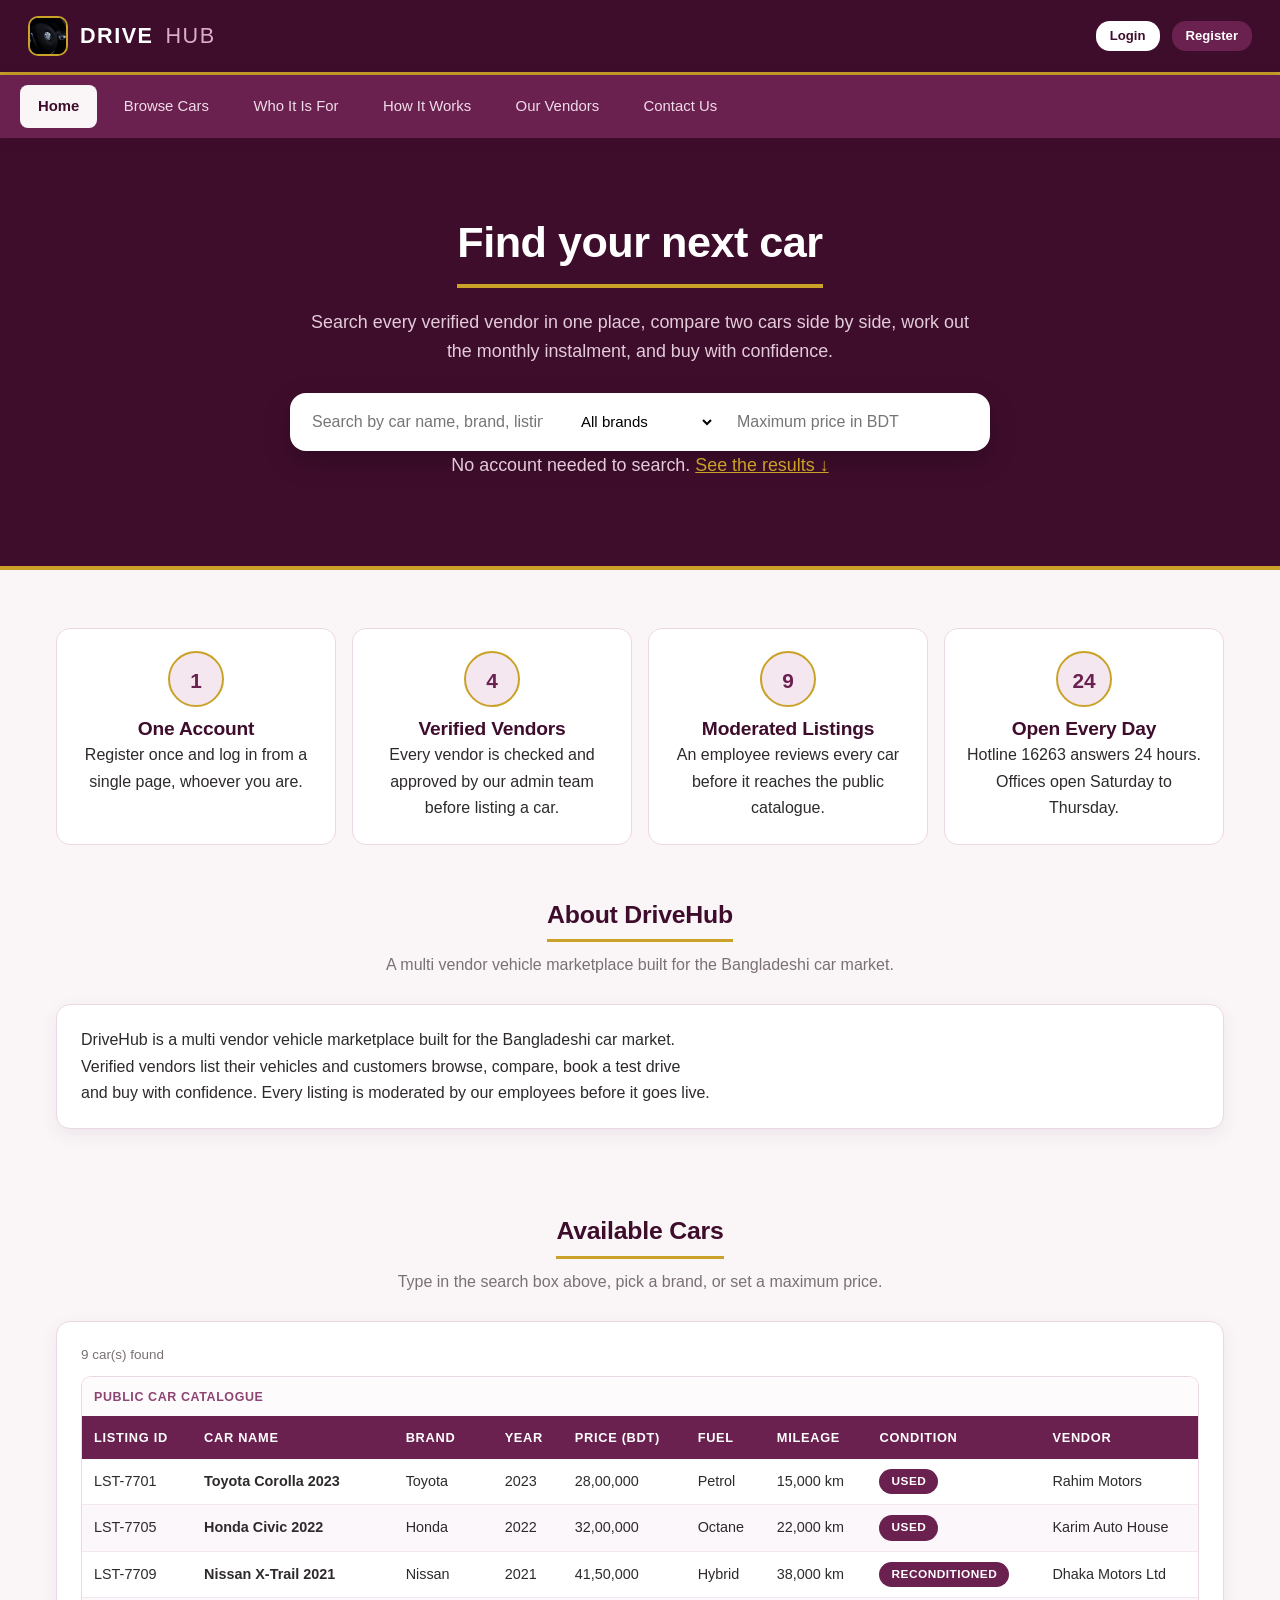
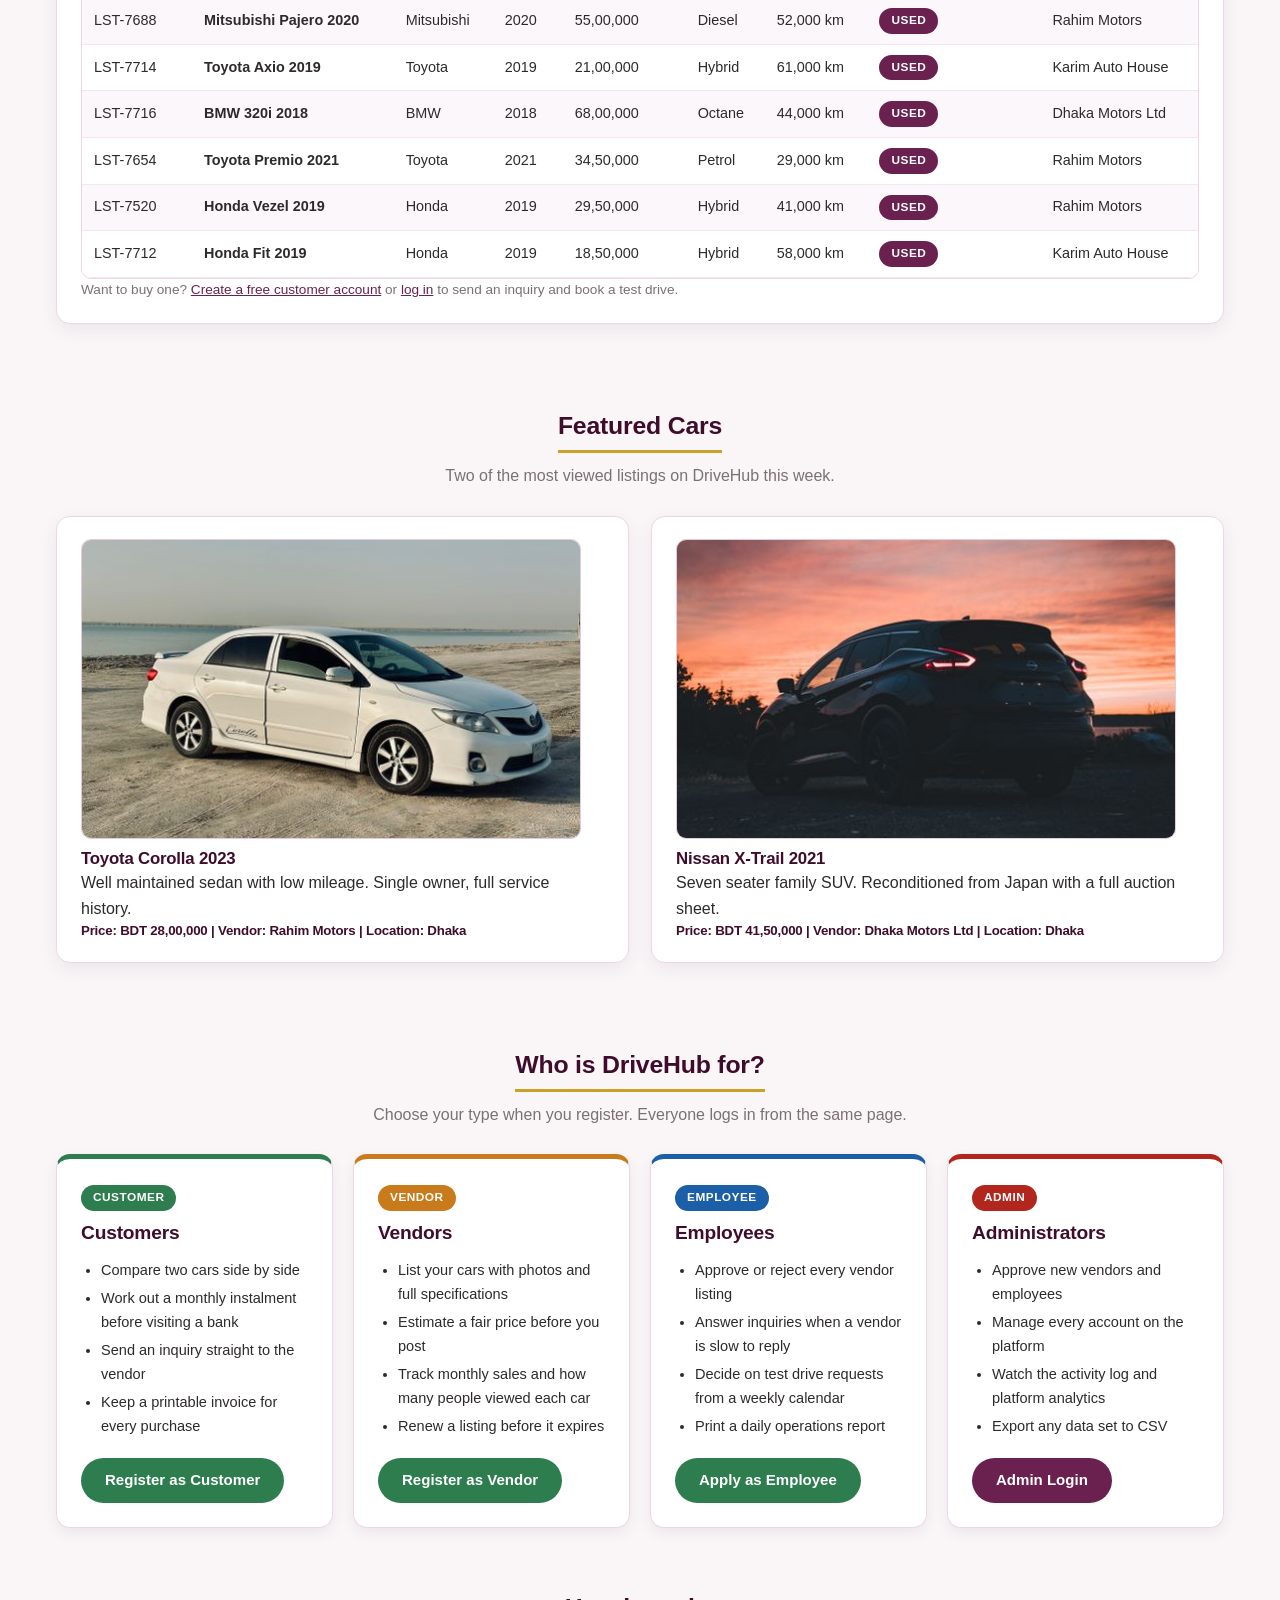
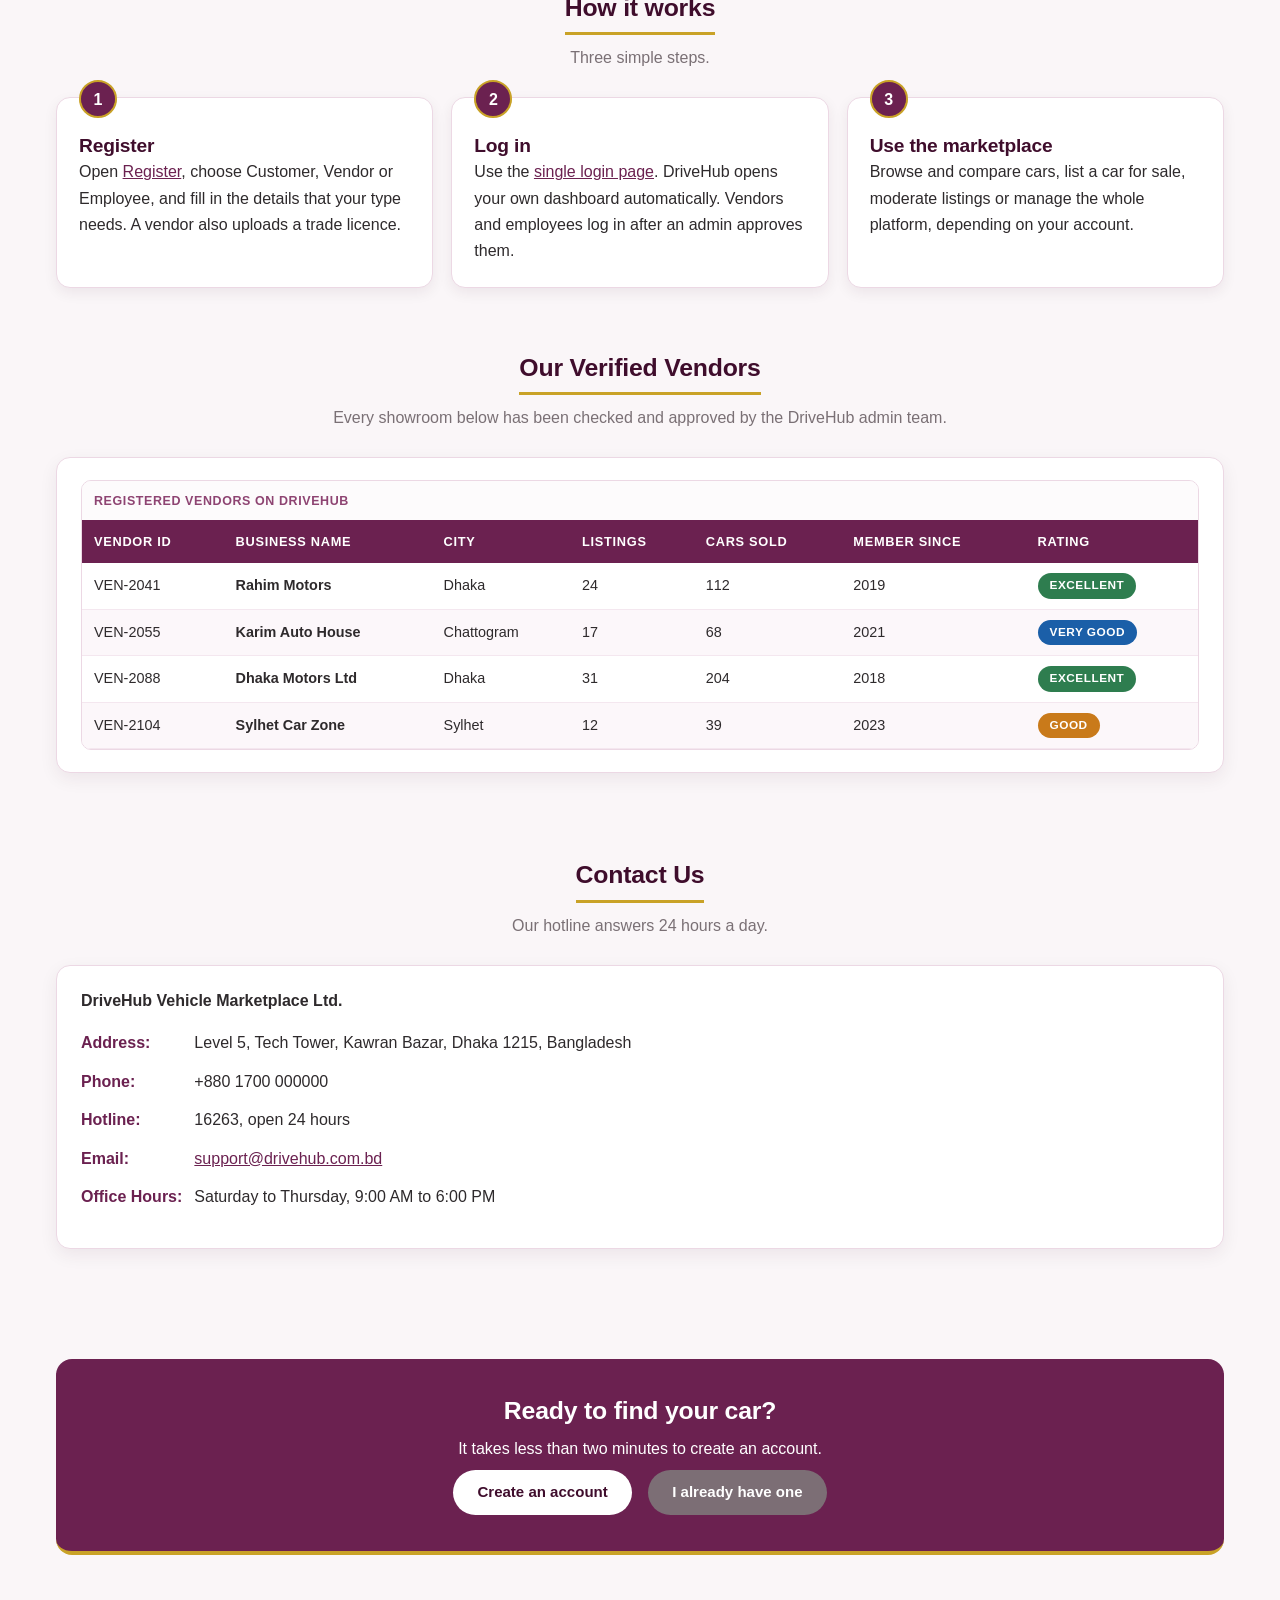
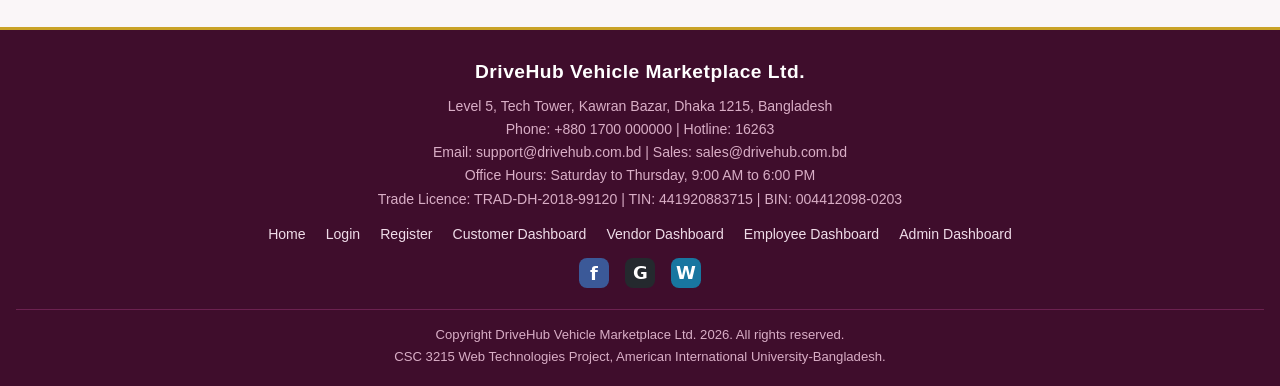
<file: index.html>
<!DOCTYPE html>
<html lang="en">

<head>
    <meta charset="UTF-8">
    <meta name="viewport" content="width=device-width, initial-scale=1.0">
    <meta name="description" content="DriveHub Vehicle Marketplace: browse, compare and buy cars from verified vendors">
    <title>Home | DriveHub Vehicle Marketplace</title>
    <link rel="stylesheet" href="css/base.css">
    <link rel="stylesheet" href="css/layout.css">
    <link rel="stylesheet" href="css/forms.css">
    <link rel="stylesheet" href="css/tables.css">
    <link rel="stylesheet" href="css/dashboard.css">
    <link rel="stylesheet" href="css/home.css">
</head>

<body>

    <!-- HEADER: logo on the left, account buttons on the right -->
    <header class="header">
        <a href="index.html" class="logo">
            <img src="image/logo.png" alt="DriveHub Logo" width="40" height="40">
            Drive<span>Hub</span>
        </a>
        <div class="user-info">
            <a href="login.html" class="btn btn-small btn-light">Login</a>
            <a href="register.html" class="btn btn-small">Register</a>
        </div>
    </header>

    <!-- NAVIGATION -->
    <nav class="topnav">
        <a href="index.html" class="active">Home</a>
        <a href="#catalog">Browse Cars</a>
        <a href="#who">Who It Is For</a>
        <a href="#how">How It Works</a>
        <a href="#vendors">Our Vendors</a>
        <a href="#contact">Contact Us</a>
    </nav>

    <!-- HERO with the catalogue search -->
    <div class="hero">
        <h1>Find your next car</h1>
        <p>Search every verified vendor in one place, compare two cars side by side,
            work out the monthly instalment, and buy with confidence.</p>

        <!-- Typing here filters the results below right away (onkeyup) -->
        <div class="hero-search">
            <input type="text" id="catalogSearch" placeholder="Search by car name, brand, listing ID or vendor..." onkeyup="renderCatalog()">
            <select id="catalogBrand" onchange="renderCatalog()">
                <option value="All">All brands</option>
                <option value="Toyota">Toyota</option>
                <option value="Honda">Honda</option>
                <option value="Nissan">Nissan</option>
                <option value="Mitsubishi">Mitsubishi</option>
                <option value="BMW">BMW</option>
            </select>
            <input type="number" id="catalogMaxPrice" placeholder="Maximum price in BDT" onkeyup="renderCatalog()">
        </div>
        <p class="hero-note">No account needed to search. <a href="#catalog" class="hero-link">See the results &darr;</a></p>
    </div>

    <main class="container">

        <!-- WHY DRIVEHUB -->
        <div class="feature-strip">
            <div class="feature">
                <span class="feature-icon">1</span>
                <h3>One Account</h3>
                <p>Register once and log in from a single page, whoever you are.</p>
            </div>
            <div class="feature">
                <span class="feature-icon" id="vendorCount">0</span>
                <h3>Verified Vendors</h3>
                <p>Every vendor is checked and approved by our admin team before listing a car.</p>
            </div>
            <div class="feature">
                <span class="feature-icon" id="liveCount">0</span>
                <h3>Moderated Listings</h3>
                <p>An employee reviews every car before it reaches the public catalogue.</p>
            </div>
            <div class="feature">
                <span class="feature-icon">24</span>
                <h3>Open Every Day</h3>
                <p>Hotline 16263 answers 24 hours. Offices open Saturday to Thursday.</p>
            </div>
        </div>

        <!-- ABOUT -->
        <section id="about" class="home-section">
            <div class="section-heading">
                <h2>About DriveHub</h2>
                <p>A multi vendor vehicle marketplace built for the Bangladeshi car market.</p>
            </div>
            <div class="card">
                <p>DriveHub is a multi vendor vehicle marketplace built for the Bangladeshi car market.<br>
                    Verified vendors list their vehicles and customers browse, compare, book a test drive<br>
                    and buy with confidence. Every listing is moderated by our employees before it goes live.
                </p>
            </div>
        </section>

        <!-- SEARCH RESULTS -->
        <section id="catalog" class="home-section">
            <div class="section-heading">
                <h2>Available Cars</h2>
                <p>Type in the search box above, pick a brand, or set a maximum price.</p>
            </div>
            <div class="card">
                <p class="result-count" id="catalogCount"></p>
                <div class="table-wrapper">
                    <table class="data-table">
                        <caption>Public Car Catalogue</caption>
                        <thead>
                            <tr>
                                <th>Listing ID</th>
                                <th>Car Name</th>
                                <th>Brand</th>
                                <th>Year</th>
                                <th>Price (BDT)</th>
                                <th>Fuel</th>
                                <th>Mileage</th>
                                <th>Condition</th>
                                <th>Vendor</th>
                            </tr>
                        </thead>
                        <tbody id="catalogBody"></tbody>
                    </table>
                </div>
                <p class="hint">Want to buy one? <a href="register.html">Create a free customer account</a> or
                    <a href="login.html">log in</a> to send an inquiry and book a test drive.</p>
            </div>
        </section>

        <!-- FEATURED CARS -->
        <section id="featured" class="home-section">
            <div class="section-heading">
                <h2>Featured Cars</h2>
                <p>Two of the most viewed listings on DriveHub this week.</p>
            </div>
            <div class="row">
                <div class="col">
                    <div class="card">
                        <img src="image/car1.png" alt="Toyota Corolla 2023" width="500" height="300" class="car-photo">
                        <h4>Toyota Corolla 2023</h4>
                        <p>Well maintained sedan with low mileage. Single owner, full service history.</p>
                        <h5>Price: BDT 28,00,000 | Vendor: Rahim Motors | Location: Dhaka</h5>
                    </div>
                </div>
                <div class="col">
                    <div class="card">
                        <img src="image/car3.png" alt="Nissan X-Trail 2021" width="500" height="300" class="car-photo">
                        <h4>Nissan X-Trail 2021</h4>
                        <p>Seven seater family SUV. Reconditioned from Japan with a full auction sheet.</p>
                        <h5>Price: BDT 41,50,000 | Vendor: Dhaka Motors Ltd | Location: Dhaka</h5>
                    </div>
                </div>
            </div>
        </section>

        <!-- WHO IT IS FOR -->
        <section id="who" class="home-section">
            <div class="section-heading">
                <h2>Who is DriveHub for?</h2>
                <p>Choose your type when you register. Everyone logs in from the same page.</p>
            </div>

            <div class="role-grid">
                <div class="role-card customer">
                    <span class="badge customer">Customer</span>
                    <h3>Customers</h3>
                    <ul>
                        <li>Compare two cars side by side</li>
                        <li>Work out a monthly instalment before visiting a bank</li>
                        <li>Send an inquiry straight to the vendor</li>
                        <li>Keep a printable invoice for every purchase</li>
                    </ul>
                    <a href="register.html" class="btn btn-success">Register as Customer</a>
                </div>

                <div class="role-card vendor">
                    <span class="badge vendor">Vendor</span>
                    <h3>Vendors</h3>
                    <ul>
                        <li>List your cars with photos and full specifications</li>
                        <li>Estimate a fair price before you post</li>
                        <li>Track monthly sales and how many people viewed each car</li>
                        <li>Renew a listing before it expires</li>
                    </ul>
                    <a href="register.html" class="btn btn-success">Register as Vendor</a>
                </div>

                <div class="role-card employee">
                    <span class="badge employee">Employee</span>
                    <h3>Employees</h3>
                    <ul>
                        <li>Approve or reject every vendor listing</li>
                        <li>Answer inquiries when a vendor is slow to reply</li>
                        <li>Decide on test drive requests from a weekly calendar</li>
                        <li>Print a daily operations report</li>
                    </ul>
                    <a href="register.html" class="btn btn-success">Apply as Employee</a>
                </div>

                <div class="role-card admin">
                    <span class="badge admin">Admin</span>
                    <h3>Administrators</h3>
                    <ul>
                        <li>Approve new vendors and employees</li>
                        <li>Manage every account on the platform</li>
                        <li>Watch the activity log and platform analytics</li>
                        <li>Export any data set to CSV</li>
                    </ul>
                    <a href="login.html" class="btn">Admin Login</a>
                </div>
            </div>
        </section>

        <!-- HOW IT WORKS -->
        <section id="how" class="home-section">
            <div class="section-heading">
                <h2>How it works</h2>
                <p>Three simple steps.</p>
            </div>
            <div class="steps">
                <div class="step">
                    <span class="step-number">1</span>
                    <h3>Register</h3>
                    <p>Open <a href="register.html">Register</a>, choose Customer, Vendor or Employee,
                        and fill in the details that your type needs. A vendor also uploads a trade licence.</p>
                </div>
                <div class="step">
                    <span class="step-number">2</span>
                    <h3>Log in</h3>
                    <p>Use the <a href="login.html">single login page</a>. DriveHub opens your own dashboard
                        automatically. Vendors and employees log in after an admin approves them.</p>
                </div>
                <div class="step">
                    <span class="step-number">3</span>
                    <h3>Use the marketplace</h3>
                    <p>Browse and compare cars, list a car for sale, moderate listings or manage
                        the whole platform, depending on your account.</p>
                </div>
            </div>
        </section>

        <!-- OUR VENDORS -->
        <section id="vendors" class="home-section">
            <div class="section-heading">
                <h2>Our Verified Vendors</h2>
                <p>Every showroom below has been checked and approved by the DriveHub admin team.</p>
            </div>
            <div class="card">
                <div class="table-wrapper">
                    <table class="data-table">
                        <caption>Registered Vendors on DriveHub</caption>
                        <thead>
                            <tr>
                                <th>Vendor ID</th>
                                <th>Business Name</th>
                                <th>City</th>
                                <th>Listings</th>
                                <th>Cars Sold</th>
                                <th>Member Since</th>
                                <th>Rating</th>
                            </tr>
                        </thead>
                        <tbody id="vendorBody"></tbody>
                    </table>
                </div>
            </div>
        </section>

        <!-- CONTACT US -->
        <section id="contact" class="home-section">
            <div class="section-heading">
                <h2>Contact Us</h2>
                <p>Our hotline answers 24 hours a day.</p>
            </div>
            <div class="card">
                <p><strong>DriveHub Vehicle Marketplace Ltd.</strong></p>
                <table class="contact-table">
                    <tr>
                        <td>Address:</td>
                        <td>Level 5, Tech Tower, Kawran Bazar, Dhaka 1215, Bangladesh</td>
                    </tr>
                    <tr>
                        <td>Phone:</td>
                        <td>+880 1700 000000</td>
                    </tr>
                    <tr>
                        <td>Hotline:</td>
                        <td>16263, open 24 hours</td>
                    </tr>
                    <tr>
                        <td>Email:</td>
                        <td><a href="mailto:support@drivehub.com.bd">support@drivehub.com.bd</a></td>
                    </tr>
                    <tr>
                        <td>Office Hours:</td>
                        <td>Saturday to Thursday, 9:00 AM to 6:00 PM</td>
                    </tr>
                </table>
            </div>
        </section>

        <section class="home-section">
            <div class="cta-band">
                <h2>Ready to find your car?</h2>
                <p>It takes less than two minutes to create an account.</p>
                <a href="register.html" class="btn btn-light">Create an account</a>
                <a href="login.html" class="btn btn-secondary">I already have one</a>
            </div>
        </section>

    </main>

    <!-- FOOTER -->
    <footer class="footer">
        <h3>DriveHub Vehicle Marketplace Ltd.</h3>

        <p>Level 5, Tech Tower, Kawran Bazar, Dhaka 1215, Bangladesh<br>
            Phone: +880 1700 000000 | Hotline: 16263<br>
            Email: support@drivehub.com.bd | Sales: sales@drivehub.com.bd<br>
            Office Hours: Saturday to Thursday, 9:00 AM to 6:00 PM<br>
            Trade Licence: TRAD-DH-2018-99120 | TIN: 441920883715 | BIN: 004412098-0203
        </p>

        <div class="footer-links">
            <a href="index.html">Home</a>
            <a href="login.html">Login</a>
            <a href="register.html">Register</a>
            <a href="customer.html">Customer Dashboard</a>
            <a href="vendor.html">Vendor Dashboard</a>
            <a href="employee.html">Employee Dashboard</a>
            <a href="admin.html">Admin Dashboard</a>
        </div>

        <p class="footer-social">
            <a href="https://facebook.com/drivehubbd" target="_blank"><img src="image/facebook.png" alt="Facebook" width="30" height="30"></a>
            <a href="https://github.com/drivehubbd" target="_blank"><img src="image/github.png" alt="GitHub" width="30" height="30"></a>
            <a href="https://drivehub.com.bd" target="_blank"><img src="image/website.png" alt="Website" width="30" height="30"></a>
        </p>

        <div class="footer-bottom">
            Copyright DriveHub Vehicle Marketplace Ltd. 2026. All rights reserved.<br>
            CSC 3215 Web Technologies Project, American International University-Bangladesh.
        </div>
    </footer>

    <script src="js/data.js"></script>
    <script src="js/common.js"></script>
    <script src="js/home.js"></script>
</body>

</html>
</file>
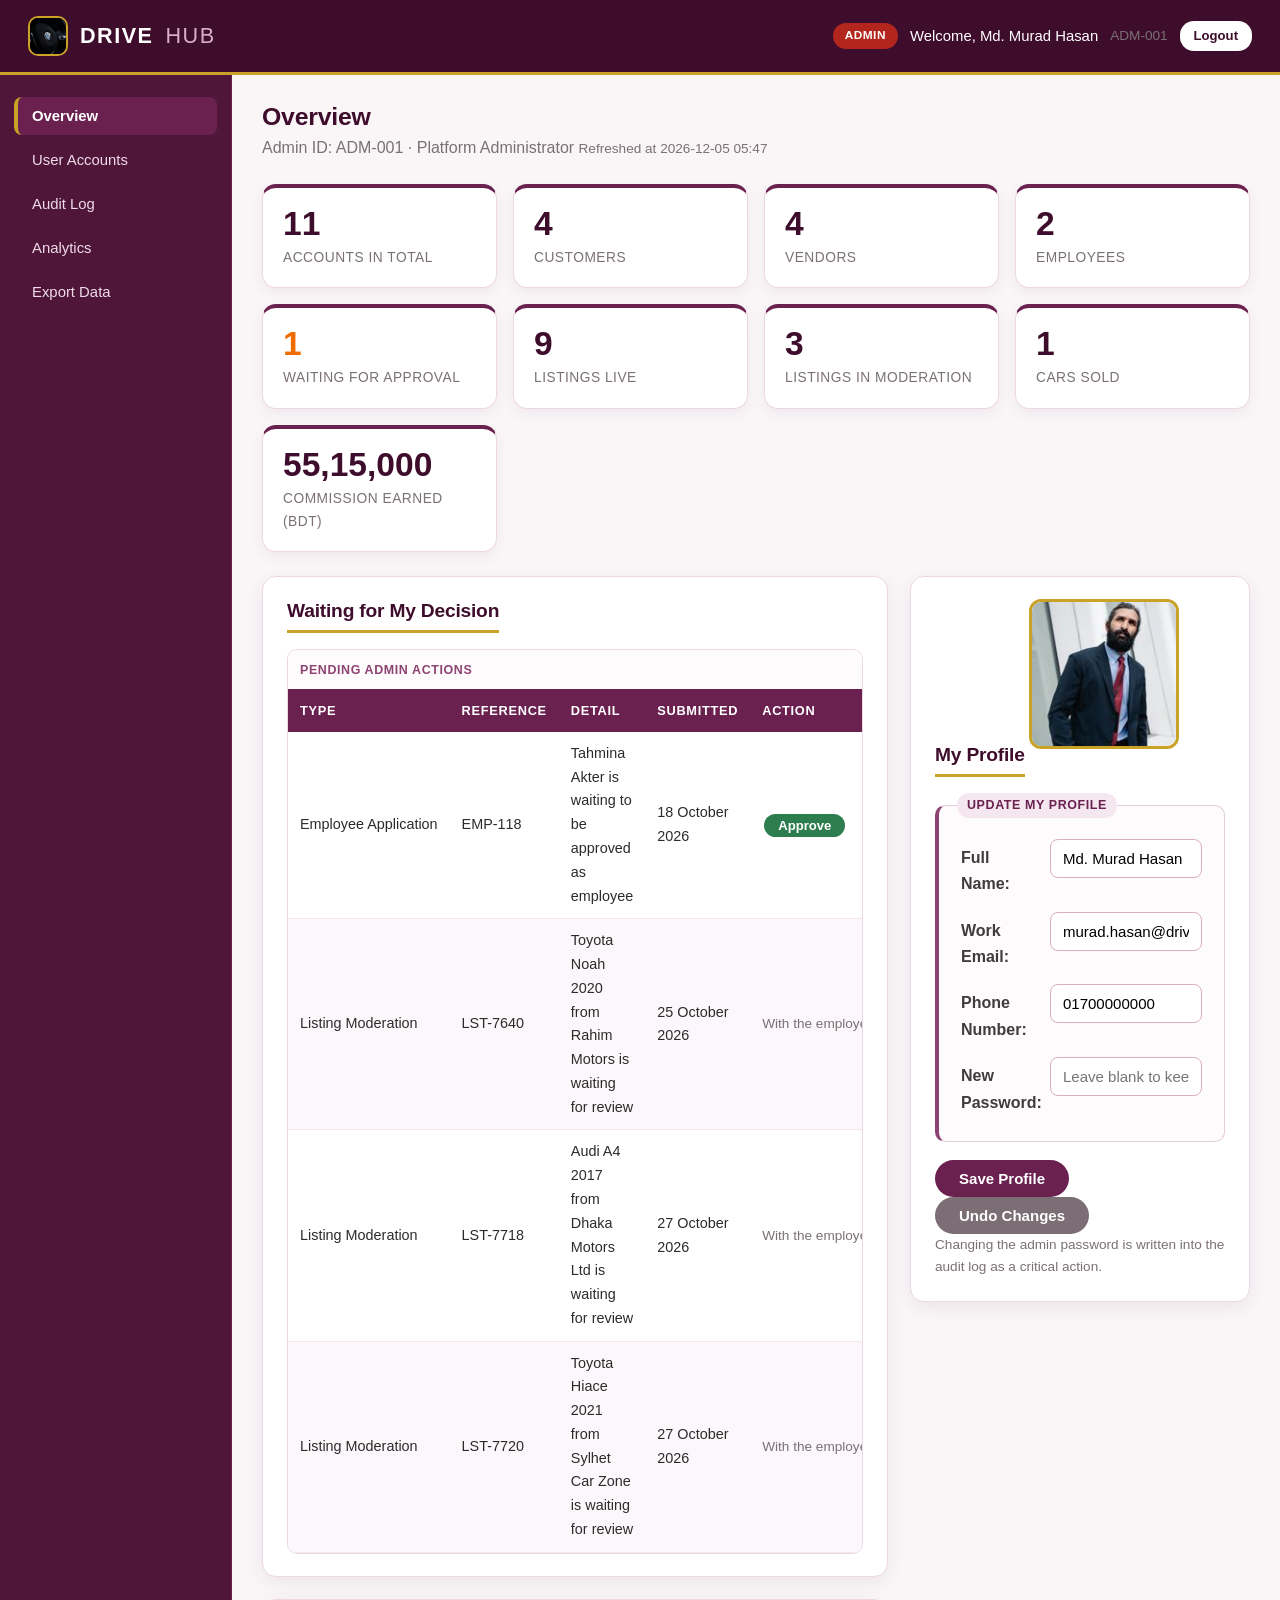
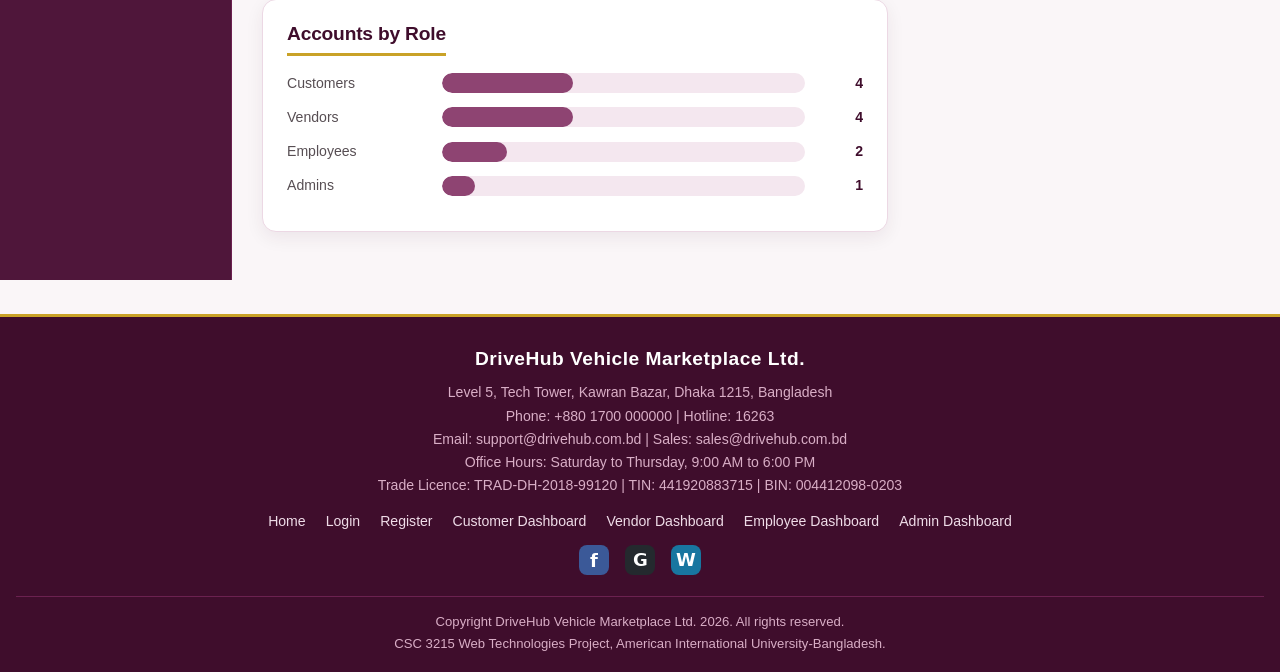
<file: admin.html>
<!DOCTYPE html>
<html lang="en">

<head>
    <meta charset="UTF-8">
    <meta name="viewport" content="width=device-width, initial-scale=1.0">
    <meta name="description" content="Admin dashboard of the DriveHub Vehicle Marketplace">
    <title>Admin Dashboard | DriveHub Vehicle Marketplace</title>
    <link rel="stylesheet" href="css/base.css">
    <link rel="stylesheet" href="css/layout.css">
    <link rel="stylesheet" href="css/forms.css">
    <link rel="stylesheet" href="css/tables.css">
    <link rel="stylesheet" href="css/dashboard.css">
    <link rel="stylesheet" href="css/home.css">
</head>

<body>

    <!-- HEADER -->
    <header class="header">
        <a href="index.html" class="logo">
            <img src="image/logo.png" alt="DriveHub Logo" width="40" height="40">
            Drive<span>Hub</span>
        </a>
        <div class="user-info">
            <span class="badge admin">Admin</span>
            <span>Welcome, Md. Murad Hasan</span>
            <span class="hint">ADM-001</span>
            <a href="login.html" class="btn btn-small btn-light">Logout</a>
        </div>
    </header>

    <!-- THE WORKING AREA: side menu on the left, the content on the right -->
    <div class="shell">

    <!-- SIDE MENU: each button shows one section -->
    <nav class="topnav">
        <button type="button" id="nav-overviewSection" onclick="showSection('overviewSection')">Overview</button>
        <button type="button" id="nav-userSection" onclick="showSection('userSection')">User Accounts</button>
        <button type="button" id="nav-auditSection" onclick="showSection('auditSection')">Audit Log</button>
        <button type="button" id="nav-analyticsSection" onclick="showSection('analyticsSection')">Analytics</button>
        <button type="button" id="nav-exportSection" onclick="showSection('exportSection')">Export Data</button>
    </nav>

    <main class="container">

        <!-- OVERVIEW: platform totals and what needs a decision -->
        <section id="overviewSection" class="page-section">
            <h2 class="page-title">Overview</h2>
            <p class="page-subtitle">Admin ID: ADM-001 &middot; Platform Administrator
                <span class="hint" id="overviewTime"></span></p>

            <div class="stats-grid">
                <div class="stat-card"><div class="stat-number" id="statUsers">0</div><div class="stat-label">Accounts in total</div></div>
                <div class="stat-card"><div class="stat-number" id="statCustomers">0</div><div class="stat-label">Customers</div></div>
                <div class="stat-card"><div class="stat-number" id="statVendors">0</div><div class="stat-label">Vendors</div></div>
                <div class="stat-card"><div class="stat-number" id="statEmployees">0</div><div class="stat-label">Employees</div></div>
                <div class="stat-card"><div class="stat-number" id="statPending">0</div><div class="stat-label">Waiting for approval</div></div>
                <div class="stat-card"><div class="stat-number" id="statLive">0</div><div class="stat-label">Listings live</div></div>
                <div class="stat-card"><div class="stat-number" id="statWaiting">0</div><div class="stat-label">Listings in moderation</div></div>
                <div class="stat-card"><div class="stat-number" id="statSold">0</div><div class="stat-label">Cars sold</div></div>
                <div class="stat-card"><div class="stat-number" id="statRevenue">0</div><div class="stat-label">Commission earned (BDT)</div></div>
            </div>

            <div class="row">
                <div class="col-wide">
                    <div class="card">
                        <h3>Waiting for My Decision</h3>
                        <div class="table-wrapper">
                            <table class="data-table">
                                <caption>Pending Admin Actions</caption>
                                <thead>
                                    <tr>
                                        <th>Type</th>
                                        <th>Reference</th>
                                        <th>Detail</th>
                                        <th>Submitted</th>
                                        <th>Action</th>
                                    </tr>
                                </thead>
                                <tbody id="pendingBody"></tbody>
                            </table>
                        </div>
                    </div>

                    <div class="card">
                        <h3>Accounts by Role</h3>
                        <div id="roleChart"></div>
                    </div>
                </div>

                <div class="col">
                    <div class="card">
                        <h3>My Profile</h3>
                        <img src="image/admin-photo.png" alt="Admin Profile Photo" width="150" height="150" class="profile-photo">

                        <div id="profileMessage" class="message"></div>

                        <form id="profileForm" method="post" onsubmit="return saveProfile()">
                            <fieldset>
                                <legend>Update My Profile</legend>
                                <table class="form-table">
                                    <tr>
                                        <td><label for="admName">Full Name:</label></td>
                                        <td>
                                            <input type="text" id="admName" name="admName" value="Md. Murad Hasan" placeholder="Enter your full name">
                                            <span class="error" id="admNameError"></span>
                                        </td>
                                    </tr>
                                    <tr>
                                        <td><label for="admEmail">Work Email:</label></td>
                                        <td>
                                            <input type="email" id="admEmail" name="admEmail" value="murad.hasan@drivehub.com.bd" placeholder="Enter your work email">
                                            <span class="error" id="admEmailError"></span>
                                        </td>
                                    </tr>
                                    <tr>
                                        <td><label for="admPhone">Phone Number:</label></td>
                                        <td>
                                            <input type="text" id="admPhone" name="admPhone" value="01700000000" placeholder="11 digits starting with 01">
                                            <span class="error" id="admPhoneError"></span>
                                        </td>
                                    </tr>
                                    <tr>
                                        <td><label for="admPassword">New Password:</label></td>
                                        <td>
                                            <input type="password" id="admPassword" name="admPassword" placeholder="Leave blank to keep the current password">
                                            <span class="error" id="admPasswordError"></span>
                                        </td>
                                    </tr>
                                </table>
                            </fieldset>
                            <input type="submit" class="btn" value="Save Profile">
                            <input type="reset" class="btn btn-secondary" value="Undo Changes">
                        </form>
                        <p class="hint">Changing the admin password is written into the audit log as a critical action.</p>
                    </div>
                </div>
            </div>
        </section>


        <!-- USER ACCOUNTS: Create, Read, Update, Delete and Search -->
        <section id="userSection" class="page-section">
            <h2 class="page-title">User Account Management</h2>
            <p class="page-subtitle">Create, view, edit, delete and search every account on the platform.</p>

            <div id="userMessage" class="message"></div>

            <div class="row">
                <div class="col">
                    <div class="card">
                        <h3 id="userFormTitle">Create a New Account</h3>
                        <form id="userForm" method="post" onsubmit="return saveUser()">
                            <fieldset>
                                <legend>Account Details</legend>
                                <table class="form-table">
                                    <tr>
                                        <td><label for="newUserName">Full Name:</label></td>
                                        <td>
                                            <input type="text" id="newUserName" name="newUserName" placeholder="Enter the full name">
                                            <span class="error" id="newUserNameError"></span>
                                        </td>
                                    </tr>
                                    <tr>
                                        <td><label for="newUserUsername">Username:</label></td>
                                        <td>
                                            <input type="text" id="newUserUsername" name="newUserUsername" placeholder="At least 4 characters">
                                            <span class="error" id="newUserUsernameError"></span>
                                        </td>
                                    </tr>
                                    <tr>
                                        <td><label for="newUserEmail">Email:</label></td>
                                        <td>
                                            <input type="email" id="newUserEmail" name="newUserEmail" placeholder="Enter the email">
                                            <span class="error" id="newUserEmailError"></span>
                                        </td>
                                    </tr>
                                    <tr>
                                        <td><label for="newUserPhone">Phone Number:</label></td>
                                        <td>
                                            <input type="text" id="newUserPhone" name="newUserPhone" placeholder="11 digits starting with 01">
                                            <span class="error" id="newUserPhoneError"></span>
                                        </td>
                                    </tr>
                                    <tr>
                                        <td>Account Role:</td>
                                        <td>
                                            <input type="radio" id="newRoleCustomer" name="newUserRole" value="Customer">
                                            <label for="newRoleCustomer" class="option-label">Customer</label>
                                            <input type="radio" id="newRoleVendor" name="newUserRole" value="Vendor">
                                            <label for="newRoleVendor" class="option-label">Vendor</label>
                                            <input type="radio" id="newRoleEmployee" name="newUserRole" value="Employee">
                                            <label for="newRoleEmployee" class="option-label">Employee</label>
                                            <input type="radio" id="newRoleAdmin" name="newUserRole" value="Admin">
                                            <label for="newRoleAdmin" class="option-label">Admin</label>
                                            <span class="error" id="newUserRoleError"></span>
                                        </td>
                                    </tr>
                                    <tr>
                                        <td>Account Status:</td>
                                        <td>
                                            <input type="radio" id="newStatusActive" name="newUserStatus" value="Active">
                                            <label for="newStatusActive" class="option-label">Active</label>
                                            <input type="radio" id="newStatusPending" name="newUserStatus" value="Pending">
                                            <label for="newStatusPending" class="option-label">Pending</label>
                                            <input type="radio" id="newStatusSuspended" name="newUserStatus" value="Suspended">
                                            <label for="newStatusSuspended" class="option-label">Suspended</label>
                                            <input type="radio" id="newStatusDeactivated" name="newUserStatus" value="Deactivated">
                                            <label for="newStatusDeactivated" class="option-label">Deactivated</label>
                                            <span class="error" id="newUserStatusError"></span>
                                        </td>
                                    </tr>
                                    <tr>
                                        <td><label for="newUserCity">City:</label></td>
                                        <td>
                                            <select id="newUserCity" name="newUserCity">
                                                <option value="">-- Select City --</option>
                                                <option value="Dhaka">Dhaka</option>
                                                <option value="Chattogram">Chattogram</option>
                                                <option value="Sylhet">Sylhet</option>
                                                <option value="Rajshahi">Rajshahi</option>
                                                <option value="Khulna">Khulna</option>
                                            </select>
                                            <span class="error" id="newUserCityError"></span>
                                        </td>
                                    </tr>
                                    <tr>
                                        <td>Permissions:</td>
                                        <td>
                                            <input type="checkbox" id="permInquiries" name="newUserPerms" value="Inquiries">
                                            <label for="permInquiries" class="option-label">Handle Inquiries</label>
                                            <input type="checkbox" id="permTestDrives" name="newUserPerms" value="Test Drives">
                                            <label for="permTestDrives" class="option-label">Approve Test Drives</label>
                                            <input type="checkbox" id="permModeration" name="newUserPerms" value="Moderation">
                                            <label for="permModeration" class="option-label">Moderate Listings</label>
                                            <input type="checkbox" id="permSales" name="newUserPerms" value="Sales">
                                            <label for="permSales" class="option-label">Manage Sales</label>
                                        </td>
                                    </tr>
                                    <tr>
                                        <td><label for="newUserJoin">Joining Date:</label></td>
                                        <td>
                                            <input type="date" id="newUserJoin" name="newUserJoin">
                                            <span class="error" id="newUserJoinError"></span>
                                        </td>
                                    </tr>
                                    <tr>
                                        <td><label for="newUserPassword">Password:</label></td>
                                        <td>
                                            <input type="password" id="newUserPassword" name="newUserPassword" placeholder="At least 8 characters">
                                            <span class="error" id="newUserPasswordError"></span>
                                        </td>
                                    </tr>
                                    <tr>
                                        <td><label for="newUserPhoto">Profile Photo:</label></td>
                                        <td><input type="file" id="newUserPhoto" name="newUserPhoto"></td>
                                    </tr>
                                </table>
                            </fieldset>
                            <input type="submit" id="userSaveButton" class="btn" value="Create Account">
                            <button type="button" class="btn btn-secondary" onclick="resetUserForm()">Cancel</button>
                        </form>
                    </div>
                </div>

                <div class="col-wide">
                    <div class="card">
                        <h3>All User Accounts</h3>
                        <div class="search-bar">
                            <input type="text" id="userSearch" placeholder="Search by name, email, username or user ID..." onkeyup="renderUsers()">
                            <select id="userRoleFilter" onchange="renderUsers()">
                                <option value="All">All roles</option>
                                <option value="Customer">Customer</option>
                                <option value="Vendor">Vendor</option>
                                <option value="Employee">Employee</option>
                                <option value="Admin">Admin</option>
                            </select>
                            <select id="userStatusFilter" onchange="renderUsers()">
                                <option value="All">Any status</option>
                                <option value="Active">Active</option>
                                <option value="Pending">Pending</option>
                                <option value="Suspended">Suspended</option>
                                <option value="Deactivated">Deactivated</option>
                            </select>
                            <select id="userCityFilter" onchange="renderUsers()">
                                <option value="All">All cities</option>
                                <option value="Dhaka">Dhaka</option>
                                <option value="Chattogram">Chattogram</option>
                                <option value="Sylhet">Sylhet</option>
                                <option value="Rajshahi">Rajshahi</option>
                                <option value="Khulna">Khulna</option>
                            </select>
                        </div>
                        <p class="result-count" id="userCount"></p>
                        <div class="table-wrapper">
                            <table class="data-table">
                                <caption>Every User on the Platform</caption>
                                <thead>
                                    <tr>
                                        <th>User ID</th>
                                        <th>Name</th>
                                        <th>Username</th>
                                        <th>Role</th>
                                        <th>City</th>
                                        <th>Registered</th>
                                        <th>Status</th>
                                        <th>Actions</th>
                                    </tr>
                                </thead>
                                <tbody id="userTableBody"></tbody>
                            </table>
                        </div>
                        <p class="hint">You cannot delete the admin account you are logged in with.</p>
                    </div>

                    <div class="card">
                        <h3>Account Totals</h3>
                        <div class="table-wrapper">
                            <table class="data-table">
                                <caption>User Counts by Role and Status</caption>
                                <thead>
                                    <tr>
                                        <th>Role</th>
                                        <th>Active</th>
                                        <th>Pending</th>
                                        <th>Suspended</th>
                                        <th>Deactivated</th>
                                        <th>Total</th>
                                    </tr>
                                </thead>
                                <tbody id="totalsBody"></tbody>
                            </table>
                        </div>
                    </div>
                </div>
            </div>
        </section>


        <!-- UNIQUE FEATURE 1: USER ACTIVITY AUDIT LOG -->
        <section id="auditSection" class="page-section">
            <h2 class="page-title">User Activity Audit Log</h2>
            <p class="page-subtitle">Every important action on the platform is recorded here with a time stamp.</p>

            <div class="row">
                <div class="col">
                    <div class="card">
                        <h3>Filter the Log</h3>
                        <form id="logForm" method="post" onsubmit="return false">
                            <fieldset>
                                <legend>Audit Log Filters</legend>
                                <table class="form-table">
                                    <tr>
                                        <td><label for="logUser">User, Action or Detail:</label></td>
                                        <td><input type="text" id="logUser" name="logUser" placeholder="Search the whole log..." onkeyup="renderLog()"></td>
                                    </tr>
                                    <tr>
                                        <td><label for="logRoleFilter">User Role:</label></td>
                                        <td>
                                            <select id="logRoleFilter" name="logRoleFilter" onchange="renderLog()">
                                                <option value="All">All roles</option>
                                                <option value="Customer">Customer</option>
                                                <option value="Vendor">Vendor</option>
                                                <option value="Employee">Employee</option>
                                                <option value="Admin">Admin</option>
                                            </select>
                                        </td>
                                    </tr>
                                    <tr>
                                        <td><label for="logFrom">From Date:</label></td>
                                        <td><input type="date" id="logFrom" name="logFrom" onchange="renderLog()"></td>
                                    </tr>
                                    <tr>
                                        <td><label for="logTo">To Date:</label></td>
                                        <td><input type="date" id="logTo" name="logTo" onchange="renderLog()"></td>
                                    </tr>
                                    <tr>
                                        <td>Severity:</td>
                                        <td>
                                            <input type="radio" id="sevAll" name="logSeverity" value="All" checked onchange="renderLog()">
                                            <label for="sevAll" class="option-label">All</label>
                                            <input type="radio" id="sevNormal" name="logSeverity" value="Normal" onchange="renderLog()">
                                            <label for="sevNormal" class="option-label">Normal Only</label>
                                            <input type="radio" id="sevCritical" name="logSeverity" value="Critical" onchange="renderLog()">
                                            <label for="sevCritical" class="option-label">Critical Only</label>
                                        </td>
                                    </tr>
                                </table>
                            </fieldset>
                            <button type="button" class="btn btn-danger" onclick="clearLog()">Clear the Whole Log</button>
                        </form>
                        <p class="hint">Clearing the log is itself written into the log as a critical action.</p>
                    </div>

                    <div class="card">
                        <h3>Log Summary</h3>
                        <div class="table-wrapper">
                            <table class="data-table">
                                <caption>How Many Entries of Each Type</caption>
                                <thead>
                                    <tr><th>Action Type</th><th>Count</th><th>Critical</th></tr>
                                </thead>
                                <tbody id="logSummaryBody"></tbody>
                            </table>
                        </div>
                    </div>
                </div>

                <div class="col-wide">
                    <div class="card">
                        <h3>Activity Records</h3>
                        <p class="result-count" id="logCount"></p>
                        <div class="notice-board" id="logBoard"></div>
                        <p class="hint">Critical entries have a red bar. The board scrolls on its own
                            so the page stays a sensible length.</p>
                    </div>
                </div>
            </div>
        </section>


        <!-- UNIQUE FEATURE 2: PLATFORM ANALYTICS -->
        <section id="analyticsSection" class="page-section">
            <h2 class="page-title">Platform Analytics</h2>
            <p class="page-subtitle">Growth, sales, brands and vendor performance for the whole marketplace.</p>

            <div id="analyticsMessage" class="message"></div>

            <div class="card">
                <h3>Monthly Sales Volume for 2026</h3>
                <div id="monthChart"></div>
                <div class="table-wrapper">
                    <table class="data-table">
                        <caption>Cars Sold Across Every Vendor</caption>
                        <thead>
                            <tr>
                                <th>Month</th>
                                <th>Cars Sold</th>
                                <th>Revenue (BDT)</th>
                                <th>Commission Earned (BDT)</th>
                            </tr>
                        </thead>
                        <tbody id="analyticsSalesBody"></tbody>
                    </table>
                </div>
                <p class="hint">DriveHub keeps 1 percent of every sale. The commission column is worked out,
                    not typed in, so changing the rule changes every figure.</p>
            </div>

            <div class="row">
                <div class="col">
                    <div class="card">
                        <h3>Most Popular Brands</h3>
                        <div id="brandChart"></div>
                        <div class="table-wrapper">
                            <table class="data-table">
                                <caption>Listings and Sales by Brand</caption>
                                <thead>
                                    <tr>
                                        <th>Brand</th>
                                        <th>Active Listings</th>
                                        <th>Cars Sold</th>
                                        <th>Share of Sales</th>
                                    </tr>
                                </thead>
                                <tbody id="brandBody"></tbody>
                            </table>
                        </div>
                    </div>
                </div>

                <div class="col">
                    <div class="card">
                        <h3>Vendor Performance Ranking</h3>
                        <div class="table-wrapper">
                            <table class="data-table">
                                <caption>Vendors and the Stock They Have Live</caption>
                                <thead>
                                    <tr>
                                        <th>Rank</th>
                                        <th>Vendor</th>
                                        <th>Live Listings</th>
                                        <th>Cars Sold</th>
                                        <th>Stock Value (BDT)</th>
                                        <th>Rating</th>
                                    </tr>
                                </thead>
                                <tbody id="rankingBody"></tbody>
                            </table>
                        </div>
                    </div>

                    <div class="card">
                        <h3>Generate a Custom Report</h3>
                        <form id="analyticsForm" method="post" onsubmit="return generateAnalyticsReport()">
                            <fieldset>
                                <legend>Analytics Options</legend>
                                <table class="form-table">
                                    <tr>
                                        <td><label for="anFrom">From Date:</label></td>
                                        <td><input type="date" id="anFrom" name="anFrom"></td>
                                    </tr>
                                    <tr>
                                        <td><label for="anTo">To Date:</label></td>
                                        <td><input type="date" id="anTo" name="anTo"></td>
                                    </tr>
                                    <tr>
                                        <td><label for="anMetric">Primary Metric:</label></td>
                                        <td>
                                            <select id="anMetric" name="anMetric">
                                                <option value="">-- Select Metric --</option>
                                                <option value="Sales Volume">Sales Volume</option>
                                                <option value="Revenue">Revenue</option>
                                                <option value="User Growth">User Growth</option>
                                                <option value="Traffic">Traffic</option>
                                            </select>
                                            <span class="error" id="anMetricError"></span>
                                        </td>
                                    </tr>
                                    <tr>
                                        <td>Group By:</td>
                                        <td>
                                            <input type="radio" id="grpDay" name="anGroup" value="Day">
                                            <label for="grpDay" class="option-label">Day</label>
                                            <input type="radio" id="grpWeek" name="anGroup" value="Week">
                                            <label for="grpWeek" class="option-label">Week</label>
                                            <input type="radio" id="grpMonth" name="anGroup" value="Month" checked>
                                            <label for="grpMonth" class="option-label">Month</label>
                                            <span class="error" id="anGroupError"></span>
                                        </td>
                                    </tr>
                                </table>
                            </fieldset>
                            <input type="submit" class="btn" value="Generate Report">
                            <input type="reset" class="btn btn-secondary" value="Clear">
                        </form>
                    </div>
                </div>
            </div>
        </section>


        <!-- UNIQUE FEATURE 3: EXPORT DATA TO CSV -->
        <section id="exportSection" class="page-section">
            <h2 class="page-title">Export Data to CSV</h2>
            <p class="page-subtitle">Download platform data for accounting, reporting or backup.
                Every export is recorded in the audit log as a critical action.</p>

            <div id="exportMessage" class="message"></div>

            <div class="row">
                <div class="col">
                    <div class="card">
                        <h3>Export Settings</h3>
                        <form id="exportForm" method="post" onsubmit="return generateCsv()">

                            <fieldset>
                                <legend>Choose the Data Set</legend>
                                <table class="form-table">
                                    <tr>
                                        <td><label for="expTable">Data Set:</label></td>
                                        <td>
                                            <select id="expTable" name="expTable">
                                                <option value="">-- Select Data Set --</option>
                                                <option value="Users">User Accounts</option>
                                                <option value="Listings">Car Listings</option>
                                                <option value="Inquiries">Customer Inquiries</option>
                                                <option value="TestDrives">Test Drive Requests</option>
                                                <option value="Moderation">Moderation Records</option>
                                                <option value="AuditLog">Audit Log</option>
                                            </select>
                                            <span class="error" id="expTableError"></span>
                                        </td>
                                    </tr>
                                    <tr>
                                        <td><label for="expFrom">From Date:</label></td>
                                        <td><input type="date" id="expFrom" name="expFrom"></td>
                                    </tr>
                                    <tr>
                                        <td><label for="expTo">To Date:</label></td>
                                        <td><input type="date" id="expTo" name="expTo"></td>
                                    </tr>
                                    <tr>
                                        <td><label for="expStatus">Filter by Status:</label></td>
                                        <td>
                                            <select id="expStatus" name="expStatus">
                                                <option value="">-- All Records --</option>
                                                <option value="Active">Active Only</option>
                                                <option value="Inactive">Inactive Only</option>
                                                <option value="Completed">Completed Only</option>
                                            </select>
                                        </td>
                                    </tr>
                                </table>
                            </fieldset>

                            <fieldset>
                                <legend>Choose the Columns</legend>
                                <table class="form-table">
                                    <tr>
                                        <td>Columns to Include:</td>
                                        <td>
                                            <input type="checkbox" id="colId" name="expColumns" value="ID" checked>
                                            <label for="colId" class="option-label">Record ID</label>
                                            <input type="checkbox" id="colName" name="expColumns" value="Name" checked>
                                            <label for="colName" class="option-label">Name</label>
                                            <input type="checkbox" id="colEmail" name="expColumns" value="Email" checked>
                                            <label for="colEmail" class="option-label">Email</label>
                                            <input type="checkbox" id="colPhone" name="expColumns" value="Phone">
                                            <label for="colPhone" class="option-label">Phone</label>
                                            <input type="checkbox" id="colCity" name="expColumns" value="City">
                                            <label for="colCity" class="option-label">City</label>
                                            <input type="checkbox" id="colDate" name="expColumns" value="Date" checked>
                                            <label for="colDate" class="option-label">Date Created</label>
                                            <input type="checkbox" id="colStatus" name="expColumns" value="Status" checked>
                                            <label for="colStatus" class="option-label">Status</label>
                                            <span class="error" id="expColumnsError"></span>
                                        </td>
                                    </tr>
                                </table>
                            </fieldset>

                            <fieldset>
                                <legend>File Options</legend>
                                <table class="form-table">
                                    <tr>
                                        <td><label for="expFileName">File Name:</label></td>
                                        <td>
                                            <input type="text" id="expFileName" name="expFileName" placeholder="For example drivehub-users-october">
                                            <span class="error" id="expFileNameError"></span>
                                        </td>
                                    </tr>
                                    <tr>
                                        <td>Separator:</td>
                                        <td>
                                            <input type="radio" id="sepComma" name="expSeparator" value="Comma" checked>
                                            <label for="sepComma" class="option-label">Comma</label>
                                            <input type="radio" id="sepSemicolon" name="expSeparator" value="Semicolon">
                                            <label for="sepSemicolon" class="option-label">Semicolon</label>
                                            <input type="radio" id="sepTab" name="expSeparator" value="Tab">
                                            <label for="sepTab" class="option-label">Tab</label>
                                            <span class="error" id="expSeparatorError"></span>
                                        </td>
                                    </tr>
                                    <tr>
                                        <td>Extra Options:</td>
                                        <td>
                                            <input type="checkbox" id="optHeader" name="expOptions" value="Header" checked>
                                            <label for="optHeader" class="option-label">Include a Header Row</label>
                                            <input type="checkbox" id="optMask" name="expOptions" value="Mask" checked>
                                            <label for="optMask" class="option-label">Mask Personal Data</label>
                                            <input type="checkbox" id="optEmailCopy" name="expOptions" value="Email Copy">
                                            <label for="optEmailCopy" class="option-label">Email a Copy to Me</label>
                                        </td>
                                    </tr>
                                    <tr>
                                        <td><label for="expReason">Reason for Export:</label></td>
                                        <td>
                                            <textarea id="expReason" name="expReason" rows="4" cols="40" placeholder="Required for the audit log"></textarea>
                                            <span class="error" id="expReasonError"></span>
                                        </td>
                                    </tr>
                                    <tr>
                                        <td></td>
                                        <td>
                                            <input type="checkbox" id="expConfirm" name="expConfirm" value="Confirmed">
                                            <label for="expConfirm" class="option-label">I confirm this export follows the data policy</label>
                                            <span class="error" id="expConfirmError"></span>
                                        </td>
                                    </tr>
                                </table>
                            </fieldset>

                            <input type="submit" class="btn" value="Generate CSV File">
                            <input type="reset" class="btn btn-secondary" value="Clear">
                        </form>
                    </div>
                </div>

                <div class="col">
                    <div class="card" id="csvPreview" style="display:none">
                        <h3>CSV Preview</h3>
                        <p><strong id="csvName"></strong></p>
                        <p class="result-count" id="csvSummary"></p>
                        <div class="result-box">
                            <div id="csvText" class="csv-text"></div>
                        </div>
                        <p class="hint">Masking replaces everything after the first three characters
                            of an email address or a phone number with asterisks.</p>
                    </div>

                    <div class="card">
                        <h3>Available Data Sets</h3>
                        <div class="table-wrapper">
                            <table class="data-table">
                                <caption>What You Can Export Right Now</caption>
                                <thead>
                                    <tr>
                                        <th>Data Set</th>
                                        <th>Records</th>
                                        <th>Approximate File Size</th>
                                    </tr>
                                </thead>
                                <tbody id="dataSetBody"></tbody>
                            </table>
                        </div>
                    </div>

                    <div class="card">
                        <h3>Recent Export History</h3>
                        <div class="table-wrapper">
                            <table class="data-table">
                                <caption>Exports Performed by the Admin Team</caption>
                                <thead>
                                    <tr>
                                        <th>Export ID</th>
                                        <th>Data Set</th>
                                        <th>Records</th>
                                        <th>Date</th>
                                        <th>Reason</th>
                                    </tr>
                                </thead>
                                <tbody id="exportHistoryBody"></tbody>
                            </table>
                        </div>
                    </div>
                </div>
            </div>
        </section>

    </main>

    </div>

    </div>

    <!-- FOOTER -->
    <footer class="footer">
        <h3>DriveHub Vehicle Marketplace Ltd.</h3>

        <p>Level 5, Tech Tower, Kawran Bazar, Dhaka 1215, Bangladesh<br>
            Phone: +880 1700 000000 | Hotline: 16263<br>
            Email: support@drivehub.com.bd | Sales: sales@drivehub.com.bd<br>
            Office Hours: Saturday to Thursday, 9:00 AM to 6:00 PM<br>
            Trade Licence: TRAD-DH-2018-99120 | TIN: 441920883715 | BIN: 004412098-0203
        </p>

        <div class="footer-links">
            <a href="index.html">Home</a>
            <a href="login.html">Login</a>
            <a href="register.html">Register</a>
            <a href="customer.html">Customer Dashboard</a>
            <a href="vendor.html">Vendor Dashboard</a>
            <a href="employee.html">Employee Dashboard</a>
            <a href="admin.html">Admin Dashboard</a>
        </div>

        <p class="footer-social">
            <a href="https://facebook.com/drivehubbd" target="_blank"><img src="image/facebook.png" alt="Facebook" width="30" height="30"></a>
            <a href="https://github.com/drivehubbd" target="_blank"><img src="image/github.png" alt="GitHub" width="30" height="30"></a>
            <a href="https://drivehub.com.bd" target="_blank"><img src="image/website.png" alt="Website" width="30" height="30"></a>
        </p>

        <div class="footer-bottom">
            Copyright DriveHub Vehicle Marketplace Ltd. 2026. All rights reserved.<br>
            CSC 3215 Web Technologies Project, American International University-Bangladesh.
        </div>
    </footer>

    <script src="js/data.js"></script>
    <script src="js/common.js"></script>
    <script src="js/admin.js"></script>
</body>

</html>
</file>
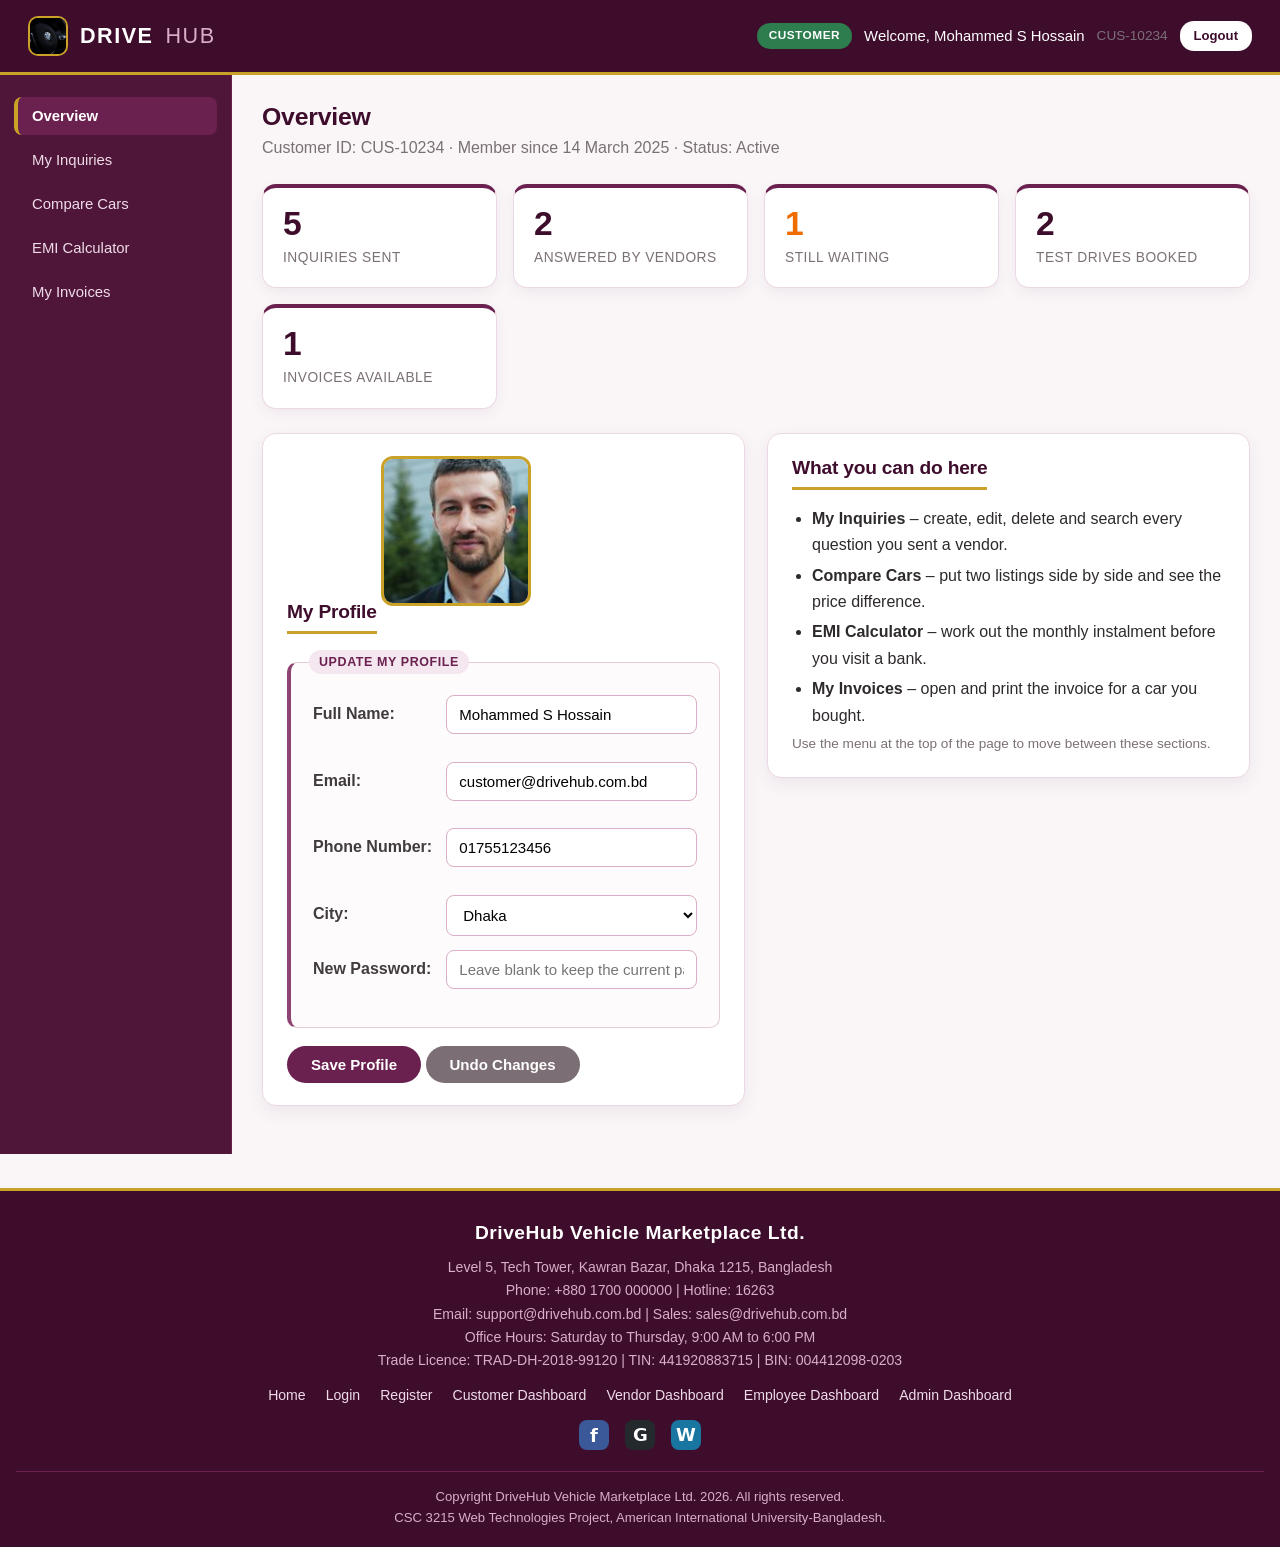
<file: customer.html>
<!DOCTYPE html>
<html lang="en">

<head>
    <meta charset="UTF-8">
    <meta name="viewport" content="width=device-width, initial-scale=1.0">
    <meta name="description" content="Customer dashboard of the DriveHub Vehicle Marketplace">
    <title>Customer Dashboard | DriveHub Vehicle Marketplace</title>
    <link rel="stylesheet" href="css/base.css">
    <link rel="stylesheet" href="css/layout.css">
    <link rel="stylesheet" href="css/forms.css">
    <link rel="stylesheet" href="css/tables.css">
    <link rel="stylesheet" href="css/dashboard.css">
    <link rel="stylesheet" href="css/home.css">
</head>

<body>

    <!-- HEADER -->
    <header class="header">
        <a href="index.html" class="logo">
            <img src="image/logo.png" alt="DriveHub Logo" width="40" height="40">
            Drive<span>Hub</span>
        </a>
        <div class="user-info">
            <span class="badge customer">Customer</span>
            <span>Welcome, Mohammed S Hossain</span>
            <span class="hint">CUS-10234</span>
            <a href="login.html" class="btn btn-small btn-light">Logout</a>
        </div>
    </header>

    <!-- THE WORKING AREA: side menu on the left, the content on the right -->
    <div class="shell">

    <!-- SIDE MENU: each button shows one section -->
    <nav class="topnav">
        <button type="button" id="nav-overviewSection" onclick="showSection('overviewSection')">Overview</button>
        <button type="button" id="nav-inquirySection" onclick="showSection('inquirySection')">My Inquiries</button>
        <button type="button" id="nav-compareSection" onclick="showSection('compareSection')">Compare Cars</button>
        <button type="button" id="nav-emiSection" onclick="showSection('emiSection')">EMI Calculator</button>
        <button type="button" id="nav-invoiceSection" onclick="showSection('invoiceSection')">My Invoices</button>
    </nav>

    <main class="container">

        <!-- OVERVIEW: live counters and the profile form -->
        <section id="overviewSection" class="page-section">
            <h2 class="page-title">Overview</h2>
            <p class="page-subtitle">Customer ID: CUS-10234 &middot; Member since 14 March 2025 &middot; Status: Active</p>

            <div class="stats-grid">
                <div class="stat-card"><div class="stat-number" id="statInquiries">0</div><div class="stat-label">Inquiries sent</div></div>
                <div class="stat-card"><div class="stat-number" id="statAnswered">0</div><div class="stat-label">Answered by vendors</div></div>
                <div class="stat-card"><div class="stat-number" id="statPending">0</div><div class="stat-label">Still waiting</div></div>
                <div class="stat-card"><div class="stat-number" id="statDrives">0</div><div class="stat-label">Test drives booked</div></div>
                <div class="stat-card"><div class="stat-number" id="statInvoices">0</div><div class="stat-label">Invoices available</div></div>
            </div>

            <div class="row">
                <div class="col">
                    <div class="card">
                        <h3>My Profile</h3>
                        <img src="image/customer-photo.png" alt="Customer Profile Photo" width="150" height="150" class="profile-photo">

                        <div id="profileMessage" class="message"></div>

                        <form id="profileForm" method="post" onsubmit="return saveProfile()">
                            <fieldset>
                                <legend>Update My Profile</legend>
                                <table class="form-table">
                                    <tr>
                                        <td><label for="profileName">Full Name:</label></td>
                                        <td>
                                            <input type="text" id="profileName" name="profileName" value="Mohammed S Hossain" placeholder="Enter your full name">
                                            <span class="error" id="profileNameError"></span>
                                        </td>
                                    </tr>
                                    <tr>
                                        <td><label for="profileEmail">Email:</label></td>
                                        <td>
                                            <input type="email" id="profileEmail" name="profileEmail" value="customer@drivehub.com.bd" placeholder="Enter your email">
                                            <span class="error" id="profileEmailError"></span>
                                        </td>
                                    </tr>
                                    <tr>
                                        <td><label for="profilePhone">Phone Number:</label></td>
                                        <td>
                                            <input type="text" id="profilePhone" name="profilePhone" value="01755123456" placeholder="11 digits starting with 01">
                                            <span class="error" id="profilePhoneError"></span>
                                        </td>
                                    </tr>
                                    <tr>
                                        <td><label for="profileCity">City:</label></td>
                                        <td>
                                            <select id="profileCity" name="profileCity">
                                                <option value="Dhaka" selected>Dhaka</option>
                                                <option value="Chattogram">Chattogram</option>
                                                <option value="Sylhet">Sylhet</option>
                                                <option value="Rajshahi">Rajshahi</option>
                                                <option value="Khulna">Khulna</option>
                                            </select>
                                        </td>
                                    </tr>
                                    <tr>
                                        <td><label for="profilePassword">New Password:</label></td>
                                        <td>
                                            <input type="password" id="profilePassword" name="profilePassword" placeholder="Leave blank to keep the current password">
                                            <span class="error" id="profilePasswordError"></span>
                                        </td>
                                    </tr>
                                </table>
                            </fieldset>
                            <input type="submit" class="btn" value="Save Profile">
                            <input type="reset" class="btn btn-secondary" value="Undo Changes">
                        </form>
                    </div>
                </div>

                <div class="col">
                    <div class="card">
                        <h3>What you can do here</h3>
                        <ul class="role-card-list" style="margin-left:20px">
                            <li><strong>My Inquiries</strong> &ndash; create, edit, delete and search every question you sent a vendor.</li>
                            <li><strong>Compare Cars</strong> &ndash; put two listings side by side and see the price difference.</li>
                            <li><strong>EMI Calculator</strong> &ndash; work out the monthly instalment before you visit a bank.</li>
                            <li><strong>My Invoices</strong> &ndash; open and print the invoice for a car you bought.</li>
                        </ul>
                        <p class="hint">Use the menu at the top of the page to move between these sections.</p>
                    </div>
                </div>
            </div>
        </section>


        <!-- MY INQUIRIES: Create, Read, Update, Delete and Search -->
        <section id="inquirySection" class="page-section">
            <h2 class="page-title">My Inquiries</h2>
            <p class="page-subtitle">Create, view, edit, delete and search the inquiries you have sent to vendors.</p>

            <div id="inquiryMessage" class="message"></div>

            <div class="row">
                <div class="col">
                    <div class="card">
                        <h3 id="inquiryFormTitle">Create a New Inquiry</h3>
                        <form id="inquiryForm" method="post" onsubmit="return saveInquiry()">
                            <fieldset>
                                <legend>Inquiry Details</legend>
                                <table class="form-table">
                                    <tr>
                                        <td><label for="inqCar">Select Car:</label></td>
                                        <td>
                                            <select id="inqCar" name="inqCar"></select>
                                            <span class="error" id="inqCarError"></span>
                                        </td>
                                    </tr>
                                    <tr>
                                        <td><label for="inqTopic">Topic:</label></td>
                                        <td>
                                            <select id="inqTopic" name="inqTopic">
                                                <option value="">-- Select Topic --</option>
                                                <option value="Price Negotiation">Price Negotiation</option>
                                                <option value="Car Condition and History">Car Condition and History</option>
                                                <option value="Documents and Registration">Documents and Registration</option>
                                                <option value="Bank Loan and EMI">Bank Loan and EMI</option>
                                                <option value="Delivery and Handover">Delivery and Handover</option>
                                            </select>
                                            <span class="error" id="inqTopicError"></span>
                                        </td>
                                    </tr>
                                    <tr>
                                        <td>Preferred Reply Method:</td>
                                        <td>
                                            <input type="radio" id="replyEmail" name="replyMethod" value="Email">
                                            <label for="replyEmail" class="option-label">Email</label>
                                            <input type="radio" id="replyPhone" name="replyMethod" value="Phone">
                                            <label for="replyPhone" class="option-label">Phone Call</label>
                                            <input type="radio" id="replySms" name="replyMethod" value="SMS">
                                            <label for="replySms" class="option-label">SMS</label>
                                            <span class="error" id="replyMethodError"></span>
                                        </td>
                                    </tr>
                                    <tr>
                                        <td>Also Ask About:</td>
                                        <td>
                                            <input type="checkbox" id="askWarranty" name="alsoAsk" value="Warranty">
                                            <label for="askWarranty" class="option-label">Warranty</label>
                                            <input type="checkbox" id="askExchange" name="alsoAsk" value="Exchange">
                                            <label for="askExchange" class="option-label">Exchange Offer</label>
                                            <input type="checkbox" id="askInsurance" name="alsoAsk" value="Insurance">
                                            <label for="askInsurance" class="option-label">Insurance</label>
                                        </td>
                                    </tr>
                                    <tr>
                                        <td><label for="inqMessage">Your Question:</label></td>
                                        <td>
                                            <textarea id="inqMessage" name="inqMessage" rows="5" cols="40" placeholder="Write your question here" onkeyup="countInquiryCharacters()"></textarea>
                                            <span class="hint" id="messageCounter">0 / 300</span>
                                            <span class="error" id="inqMessageError"></span>
                                        </td>
                                    </tr>
                                </table>
                            </fieldset>
                            <input type="submit" id="inquirySaveButton" class="btn" value="Create Inquiry">
                            <button type="button" class="btn btn-secondary" onclick="resetInquiryForm()">Cancel</button>
                        </form>
                    </div>
                </div>

                <div class="col-wide">
                    <div class="card">
                        <h3>My Inquiry Records</h3>
                        <div class="search-bar">
                            <input type="text" id="inqSearch" placeholder="Search by car, vendor, topic or inquiry ID..." onkeyup="renderInquiries()">
                            <select id="inqStatusFilter" onchange="renderInquiries()">
                                <option value="All">Any status</option>
                                <option value="Pending">Pending</option>
                                <option value="Answered">Answered</option>
                                <option value="Closed">Closed</option>
                            </select>
                        </div>
                        <p class="result-count" id="inquiryCount"></p>
                        <div class="table-wrapper">
                            <table class="data-table">
                                <caption>All Inquiries You Have Sent</caption>
                                <thead>
                                    <tr>
                                        <th>Inquiry ID</th>
                                        <th>Car</th>
                                        <th>Vendor</th>
                                        <th>Topic</th>
                                        <th>Date</th>
                                        <th>Status</th>
                                        <th>Reply</th>
                                        <th>Actions</th>
                                    </tr>
                                </thead>
                                <tbody id="inquiryTableBody"></tbody>
                            </table>
                        </div>
                        <p class="hint">A closed inquiry can no longer be edited, only deleted.</p>
                    </div>
                </div>
            </div>
        </section>


        <!-- UNIQUE FEATURE 1: CAR COMPARISON TOOL -->
        <section id="compareSection" class="page-section">
            <h2 class="page-title">Car Comparison Tool</h2>
            <p class="page-subtitle">Pick two cars, choose what to compare, and see them side by side.</p>

            <div class="row">
                <div class="col">
                    <div class="card">
                        <h3>Select Cars to Compare</h3>
                        <form id="compareForm" method="post" onsubmit="return compareCars()">
                            <fieldset>
                                <legend>Comparison Input</legend>
                                <table class="form-table">
                                    <tr>
                                        <td><label for="carOne">First Car:</label></td>
                                        <td>
                                            <select id="carOne" name="carOne"></select>
                                            <span class="error" id="carOneError"></span>
                                        </td>
                                    </tr>
                                    <tr>
                                        <td><label for="carTwo">Second Car:</label></td>
                                        <td>
                                            <select id="carTwo" name="carTwo"></select>
                                            <span class="error" id="carTwoError"></span>
                                        </td>
                                    </tr>
                                    <tr>
                                        <td>Compare On:</td>
                                        <td>
                                            <input type="checkbox" id="compPrice" name="compareOn" value="Price" checked>
                                            <label for="compPrice" class="option-label">Price</label>
                                            <input type="checkbox" id="compMileage" name="compareOn" value="Mileage" checked>
                                            <label for="compMileage" class="option-label">Mileage</label>
                                            <input type="checkbox" id="compEngine" name="compareOn" value="Engine" checked>
                                            <label for="compEngine" class="option-label">Engine</label>
                                            <input type="checkbox" id="compFuel" name="compareOn" value="Fuel">
                                            <label for="compFuel" class="option-label">Fuel Type</label>
                                            <input type="checkbox" id="compFeatures" name="compareOn" value="Features">
                                            <label for="compFeatures" class="option-label">Features</label>
                                        </td>
                                    </tr>
                                </table>
                            </fieldset>
                            <input type="submit" class="btn" value="Compare Now">
                            <input type="reset" class="btn btn-secondary" value="Clear">
                        </form>
                    </div>
                </div>

                <div class="col-wide">
                    <div class="card" id="compareResult" style="display:none">
                        <h3>Comparison Result</h3>
                        <div class="result-box" id="compareVerdict"></div>
                        <div class="table-wrapper">
                            <table class="data-table">
                                <caption id="compareCaption"></caption>
                                <tbody id="compareBody"></tbody>
                            </table>
                        </div>
                    </div>
                    <div class="card">
                        <h3>How the comparison works</h3>
                        <p class="hint">Every row is read straight from the listing the vendor posted.
                            The price difference under the verdict is worked out by JavaScript, not typed in,
                            so it is always correct even after a vendor changes a price.</p>
                    </div>
                </div>
            </div>
        </section>


        <!-- UNIQUE FEATURE 2: EMI CALCULATOR -->
        <section id="emiSection" class="page-section">
            <h2 class="page-title">EMI Calculator</h2>
            <p class="page-subtitle">Enter the car price, your down payment and the loan length to see the monthly instalment.</p>

            <div class="row">
                <div class="col">
                    <div class="card">
                        <h3>Loan Details</h3>
                        <form id="emiForm" method="post" onsubmit="return calculateEmi()">
                            <fieldset>
                                <legend>Your Loan</legend>
                                <table class="form-table">
                                    <tr>
                                        <td><label for="emiPrice">Car Price (BDT):</label></td>
                                        <td>
                                            <input type="number" id="emiPrice" name="emiPrice" placeholder="For example 2800000">
                                            <span class="error" id="emiPriceError"></span>
                                        </td>
                                    </tr>
                                    <tr>
                                        <td><label for="emiDown">Down Payment (BDT):</label></td>
                                        <td>
                                            <input type="number" id="emiDown" name="emiDown" placeholder="For example 900000">
                                            <span class="error" id="emiDownError"></span>
                                        </td>
                                    </tr>
                                    <tr>
                                        <td><label for="emiYears">Loan Duration:</label></td>
                                        <td>
                                            <select id="emiYears" name="emiYears">
                                                <option value="0">-- Select Duration --</option>
                                                <option value="1">1 Year</option>
                                                <option value="3">3 Years</option>
                                                <option value="5">5 Years</option>
                                                <option value="7">7 Years</option>
                                            </select>
                                            <span class="error" id="emiYearsError"></span>
                                        </td>
                                    </tr>
                                    <tr>
                                        <td>Bank:</td>
                                        <td>
                                            <input type="radio" id="bankCity" name="bankName" value="City Bank">
                                            <label for="bankCity" class="option-label">City Bank</label>
                                            <input type="radio" id="bankBrac" name="bankName" value="BRAC Bank">
                                            <label for="bankBrac" class="option-label">BRAC Bank</label>
                                            <input type="radio" id="bankEbl" name="bankName" value="Eastern Bank">
                                            <label for="bankEbl" class="option-label">Eastern Bank</label>
                                            <span class="error" id="bankNameError"></span>
                                        </td>
                                    </tr>
                                </table>
                            </fieldset>
                            <input type="submit" class="btn" value="Calculate EMI">
                            <input type="reset" class="btn btn-secondary" value="Clear">
                        </form>

                        <div class="result-box" id="emiResult" style="display:none">
                            <p>Your monthly instalment</p>
                            <p class="big" id="emiMonthly"></p>
                            <p class="hint" id="emiMonths"></p>
                            <table class="data-table">
                                <tbody>
                                    <tr><td>Bank</td><td id="emiBank"></td></tr>
                                    <tr><td>Loan amount</td><td id="emiLoan"></td></tr>
                                    <tr><td>Total interest</td><td id="emiInterest"></td></tr>
                                    <tr><td>Total payable</td><td id="emiTotal"></td></tr>
                                </tbody>
                            </table>
                        </div>
                    </div>
                </div>

                <div class="col">
                    <div class="card">
                        <h3>The same loan over different periods</h3>
                        <div class="table-wrapper">
                            <table class="data-table">
                                <caption id="emiChartCaption">Calculate an EMI above to fill this table</caption>
                                <thead>
                                    <tr>
                                        <th>Duration</th>
                                        <th>Monthly EMI (BDT)</th>
                                        <th>Total Interest (BDT)</th>
                                        <th>Total Payable (BDT)</th>
                                    </tr>
                                </thead>
                                <tbody id="emiChartBody"></tbody>
                            </table>
                        </div>
                    </div>

                    <div class="card">
                        <h3>Bank Interest Rates</h3>
                        <div class="table-wrapper">
                            <table class="data-table">
                                <caption>Car Loan Rates for DriveHub Customers</caption>
                                <thead>
                                    <tr>
                                        <th>Bank</th>
                                        <th>Interest Rate</th>
                                        <th>Minimum Down Payment</th>
                                        <th>Maximum Duration</th>
                                    </tr>
                                </thead>
                                <tbody id="bankBody"></tbody>
                            </table>
                        </div>
                        <p class="hint">The calculator refuses a loan that breaks the chosen bank's own rules.</p>
                    </div>
                </div>
            </div>
        </section>


        <!-- UNIQUE FEATURE 3: PRINTABLE INVOICE -->
        <section id="invoiceSection" class="page-section">
            <h2 class="page-title">My Invoices</h2>
            <p class="page-subtitle">An invoice becomes available once an order is confirmed and paid.</p>

            <div id="invoiceMessage" class="message"></div>

            <div class="card">
                <h3>Invoice List</h3>
                <div class="table-wrapper">
                    <table class="data-table">
                        <caption>Invoices Issued to You</caption>
                        <thead>
                            <tr>
                                <th>Invoice Number</th>
                                <th>Order Number</th>
                                <th>Car</th>
                                <th>Amount (BDT)</th>
                                <th>Invoice Date</th>
                                <th>Payment</th>
                                <th>Actions</th>
                            </tr>
                        </thead>
                        <tbody id="invoiceListBody"></tbody>
                    </table>
                </div>
            </div>

            <div class="card" id="invoiceDetail" style="display:none">
                <img src="image/logo.png" alt="DriveHub Logo" width="90" height="90" class="profile-photo">
                <h3 id="invoiceNumber"></h3>
                <h4>DriveHub Vehicle Marketplace Ltd.</h4>
                <h5>Level 5, Tech Tower, Kawran Bazar, Dhaka 1215</h5>

                <div class="table-wrapper">
                    <table class="data-table">
                        <caption>Billed To</caption>
                        <thead>
                            <tr><th>Field</th><th>Detail</th></tr>
                        </thead>
                        <tbody id="billedToBody"></tbody>
                    </table>
                </div>

                <div class="table-wrapper">
                    <table class="data-table">
                        <caption>Itemized Bill</caption>
                        <thead>
                            <tr>
                                <th>Description</th>
                                <th>Quantity</th>
                                <th>Unit Price (BDT)</th>
                                <th>Amount (BDT)</th>
                            </tr>
                        </thead>
                        <tbody id="invoiceItemsBody"></tbody>
                    </table>
                </div>

                <button type="button" class="btn" onclick="printInvoice()">Print This Invoice</button>
            </div>

            <div class="card">
                <h3>Email a Copy</h3>
                <form id="invoiceEmailForm" method="post" onsubmit="return emailInvoice()">
                    <fieldset>
                        <legend>Send This Invoice</legend>
                        <table class="form-table">
                            <tr>
                                <td><label for="invoiceEmail">Email Invoice To:</label></td>
                                <td>
                                    <input type="email" id="invoiceEmail" name="invoiceEmail" placeholder="Enter an email address">
                                    <span class="error" id="invoiceEmailError"></span>
                                </td>
                            </tr>
                        </table>
                    </fieldset>
                    <input type="submit" class="btn" value="Email Invoice">
                    <input type="reset" class="btn btn-secondary" value="Clear">
                </form>
            </div>
        </section>

    </main>

    </div>

    </div>

    <!-- FOOTER -->
    <footer class="footer">
        <h3>DriveHub Vehicle Marketplace Ltd.</h3>

        <p>Level 5, Tech Tower, Kawran Bazar, Dhaka 1215, Bangladesh<br>
            Phone: +880 1700 000000 | Hotline: 16263<br>
            Email: support@drivehub.com.bd | Sales: sales@drivehub.com.bd<br>
            Office Hours: Saturday to Thursday, 9:00 AM to 6:00 PM<br>
            Trade Licence: TRAD-DH-2018-99120 | TIN: 441920883715 | BIN: 004412098-0203
        </p>

        <div class="footer-links">
            <a href="index.html">Home</a>
            <a href="login.html">Login</a>
            <a href="register.html">Register</a>
            <a href="customer.html">Customer Dashboard</a>
            <a href="vendor.html">Vendor Dashboard</a>
            <a href="employee.html">Employee Dashboard</a>
            <a href="admin.html">Admin Dashboard</a>
        </div>

        <p class="footer-social">
            <a href="https://facebook.com/drivehubbd" target="_blank"><img src="image/facebook.png" alt="Facebook" width="30" height="30"></a>
            <a href="https://github.com/drivehubbd" target="_blank"><img src="image/github.png" alt="GitHub" width="30" height="30"></a>
            <a href="https://drivehub.com.bd" target="_blank"><img src="image/website.png" alt="Website" width="30" height="30"></a>
        </p>

        <div class="footer-bottom">
            Copyright DriveHub Vehicle Marketplace Ltd. 2026. All rights reserved.<br>
            CSC 3215 Web Technologies Project, American International University-Bangladesh.
        </div>
    </footer>

    <script src="js/data.js"></script>
    <script src="js/common.js"></script>
    <script src="js/customer.js"></script>
</body>

</html>
</file>
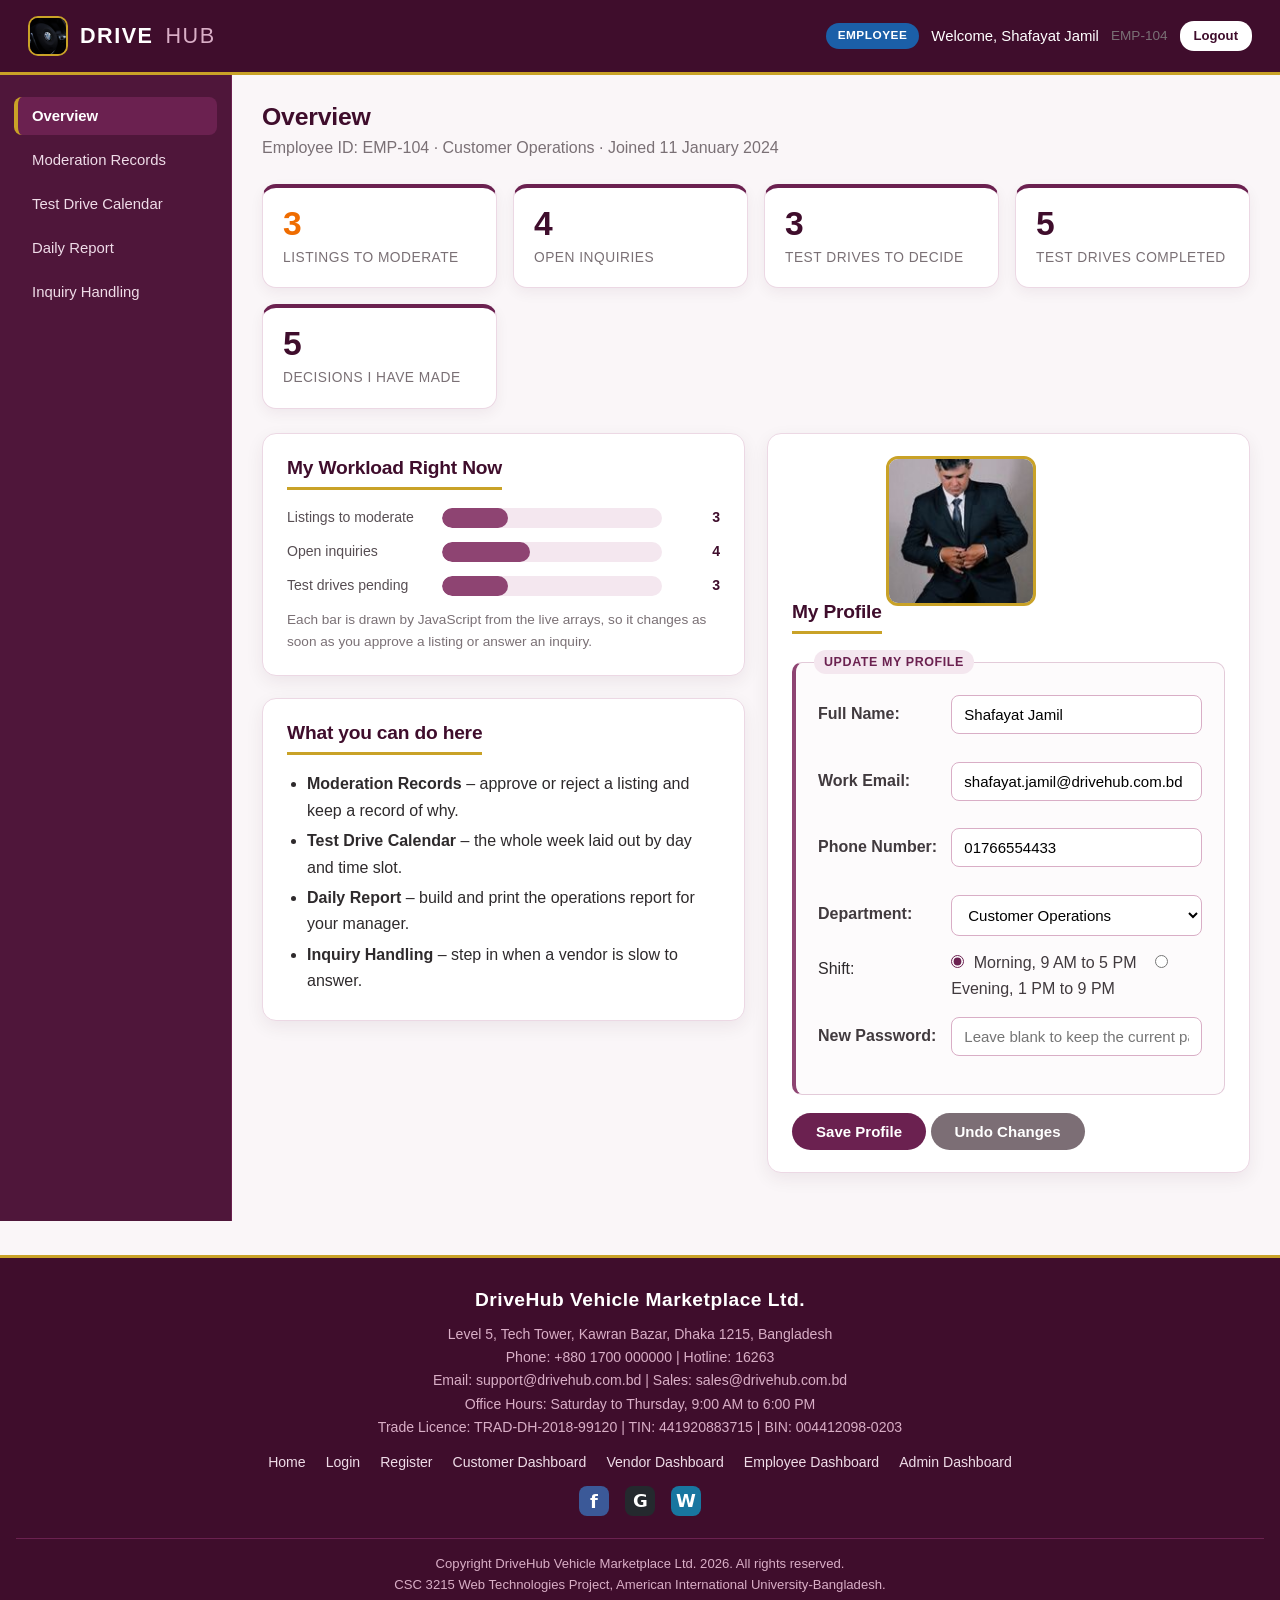
<file: employee.html>
<!DOCTYPE html>
<html lang="en">

<head>
    <meta charset="UTF-8">
    <meta name="viewport" content="width=device-width, initial-scale=1.0">
    <meta name="description" content="Employee dashboard of the DriveHub Vehicle Marketplace">
    <title>Employee Dashboard | DriveHub Vehicle Marketplace</title>
    <link rel="stylesheet" href="css/base.css">
    <link rel="stylesheet" href="css/layout.css">
    <link rel="stylesheet" href="css/forms.css">
    <link rel="stylesheet" href="css/tables.css">
    <link rel="stylesheet" href="css/dashboard.css">
    <link rel="stylesheet" href="css/home.css">
</head>

<body>

    <!-- HEADER -->
    <header class="header">
        <a href="index.html" class="logo">
            <img src="image/logo.png" alt="DriveHub Logo" width="40" height="40">
            Drive<span>Hub</span>
        </a>
        <div class="user-info">
            <span class="badge employee">Employee</span>
            <span>Welcome, Shafayat Jamil</span>
            <span class="hint">EMP-104</span>
            <a href="login.html" class="btn btn-small btn-light">Logout</a>
        </div>
    </header>

    <!-- THE WORKING AREA: side menu on the left, the content on the right -->
    <div class="shell">

    <!-- SIDE MENU: each button shows one section -->
    <nav class="topnav">
        <button type="button" id="nav-overviewSection" onclick="showSection('overviewSection')">Overview</button>
        <button type="button" id="nav-moderationSection" onclick="showSection('moderationSection')">Moderation Records</button>
        <button type="button" id="nav-calendarSection" onclick="showSection('calendarSection')">Test Drive Calendar</button>
        <button type="button" id="nav-reportSection" onclick="showSection('reportSection')">Daily Report</button>
        <button type="button" id="nav-inquiryHandlingSection" onclick="showSection('inquiryHandlingSection')">Inquiry Handling</button>
    </nav>

    <main class="container">

        <!-- OVERVIEW: today's workload and the profile form -->
        <section id="overviewSection" class="page-section">
            <h2 class="page-title">Overview</h2>
            <p class="page-subtitle">Employee ID: EMP-104 &middot; Customer Operations &middot; Joined 11 January 2024</p>

            <div class="stats-grid">
                <div class="stat-card"><div class="stat-number" id="statWaiting">0</div><div class="stat-label">Listings to moderate</div></div>
                <div class="stat-card"><div class="stat-number" id="statOpen">0</div><div class="stat-label">Open inquiries</div></div>
                <div class="stat-card"><div class="stat-number" id="statDrives">0</div><div class="stat-label">Test drives to decide</div></div>
                <div class="stat-card"><div class="stat-number" id="statCompleted">0</div><div class="stat-label">Test drives completed</div></div>
                <div class="stat-card"><div class="stat-number" id="statDecisions">0</div><div class="stat-label">Decisions I have made</div></div>
            </div>

            <div class="row">
                <div class="col">
                    <div class="card">
                        <h3>My Workload Right Now</h3>
                        <div id="workloadChart"></div>
                        <p class="hint">Each bar is drawn by JavaScript from the live arrays,
                            so it changes as soon as you approve a listing or answer an inquiry.</p>
                    </div>

                    <div class="card">
                        <h3>What you can do here</h3>
                        <ul style="margin-left:20px">
                            <li><strong>Moderation Records</strong> &ndash; approve or reject a listing and keep a record of why.</li>
                            <li><strong>Test Drive Calendar</strong> &ndash; the whole week laid out by day and time slot.</li>
                            <li><strong>Daily Report</strong> &ndash; build and print the operations report for your manager.</li>
                            <li><strong>Inquiry Handling</strong> &ndash; step in when a vendor is slow to answer.</li>
                        </ul>
                    </div>
                </div>

                <div class="col">
                    <div class="card">
                        <h3>My Profile</h3>
                        <img src="image/employee-photo.png" alt="Employee Profile Photo" width="150" height="150" class="profile-photo">

                        <div id="profileMessage" class="message"></div>

                        <form id="profileForm" method="post" onsubmit="return saveProfile()">
                            <fieldset>
                                <legend>Update My Profile</legend>
                                <table class="form-table">
                                    <tr>
                                        <td><label for="empName">Full Name:</label></td>
                                        <td>
                                            <input type="text" id="empName" name="empName" value="Shafayat Jamil" placeholder="Enter your full name">
                                            <span class="error" id="empNameError"></span>
                                        </td>
                                    </tr>
                                    <tr>
                                        <td><label for="empEmail">Work Email:</label></td>
                                        <td>
                                            <input type="email" id="empEmail" name="empEmail" value="shafayat.jamil@drivehub.com.bd" placeholder="Enter your work email">
                                            <span class="error" id="empEmailError"></span>
                                        </td>
                                    </tr>
                                    <tr>
                                        <td><label for="empPhone">Phone Number:</label></td>
                                        <td>
                                            <input type="text" id="empPhone" name="empPhone" value="01766554433" placeholder="11 digits starting with 01">
                                            <span class="error" id="empPhoneError"></span>
                                        </td>
                                    </tr>
                                    <tr>
                                        <td><label for="empDept">Department:</label></td>
                                        <td>
                                            <select id="empDept" name="empDept">
                                                <option value="Customer Operations" selected>Customer Operations</option>
                                                <option value="Listing Moderation">Listing Moderation</option>
                                                <option value="Sales Support">Sales Support</option>
                                                <option value="Technical Support">Technical Support</option>
                                            </select>
                                        </td>
                                    </tr>
                                    <tr>
                                        <td>Shift:</td>
                                        <td>
                                            <input type="radio" id="shiftMorning" name="empShift" value="Morning" checked>
                                            <label for="shiftMorning" class="option-label">Morning, 9 AM to 5 PM</label>
                                            <input type="radio" id="shiftEvening" name="empShift" value="Evening">
                                            <label for="shiftEvening" class="option-label">Evening, 1 PM to 9 PM</label>
                                        </td>
                                    </tr>
                                    <tr>
                                        <td><label for="empPassword">New Password:</label></td>
                                        <td>
                                            <input type="password" id="empPassword" name="empPassword" placeholder="Leave blank to keep the current password">
                                            <span class="error" id="empPasswordError"></span>
                                        </td>
                                    </tr>
                                </table>
                            </fieldset>
                            <input type="submit" class="btn" value="Save Profile">
                            <input type="reset" class="btn btn-secondary" value="Undo Changes">
                        </form>
                    </div>
                </div>
            </div>
        </section>


        <!-- MODERATION RECORDS: Create, Read, Update, Delete and Search -->
        <section id="moderationSection" class="page-section">
            <h2 class="page-title">Moderation Records</h2>
            <p class="page-subtitle">Create, view, edit, delete and search the decisions you have made on vendor listings.</p>

            <div id="recordMessage" class="message"></div>

            <div class="card">
                <h3>Listings Waiting for Review</h3>
                <p class="result-count" id="queueCount"></p>
                <div class="table-wrapper">
                    <table class="data-table">
                        <caption>Moderation Queue</caption>
                        <thead>
                            <tr>
                                <th>Listing ID</th>
                                <th>Car Name</th>
                                <th>Vendor</th>
                                <th>Price (BDT)</th>
                                <th>Submitted</th>
                                <th>Condition</th>
                                <th>Status</th>
                            </tr>
                        </thead>
                        <tbody id="queueBody"></tbody>
                    </table>
                </div>
            </div>

            <div class="row">
                <div class="col">
                    <div class="card">
                        <h3 id="recordFormTitle">Create a Moderation Record</h3>
                        <form id="recordForm" method="post" onsubmit="return saveRecord()">
                            <fieldset>
                                <legend>Moderation Decision</legend>
                                <table class="form-table">
                                    <tr>
                                        <td><label for="modListing">Select Listing:</label></td>
                                        <td>
                                            <select id="modListing" name="modListing"></select>
                                            <span class="error" id="modListingError"></span>
                                        </td>
                                    </tr>
                                    <tr>
                                        <td>Checks Completed:</td>
                                        <td>
                                            <input type="checkbox" id="chkPhotos" name="modChecks" value="Photos">
                                            <label for="chkPhotos" class="option-label">Photos Are Clear</label>
                                            <input type="checkbox" id="chkPrice" name="modChecks" value="Price">
                                            <label for="chkPrice" class="option-label">Price Is Realistic</label>
                                            <input type="checkbox" id="chkSpecs" name="modChecks" value="Specs">
                                            <label for="chkSpecs" class="option-label">Specifications Match the Photos</label>
                                            <input type="checkbox" id="chkPapers" name="modChecks" value="Papers">
                                            <label for="chkPapers" class="option-label">Documents Uploaded</label>
                                            <input type="checkbox" id="chkDuplicate" name="modChecks" value="Not Duplicate">
                                            <label for="chkDuplicate" class="option-label">Not a Duplicate Listing</label>
                                            <span class="error" id="modChecksError"></span>
                                        </td>
                                    </tr>
                                    <tr>
                                        <td>Decision:</td>
                                        <td>
                                            <input type="radio" id="modApprove" name="modDecision" value="Approve">
                                            <label for="modApprove" class="option-label">Approve and Publish</label>
                                            <input type="radio" id="modReject" name="modDecision" value="Reject">
                                            <label for="modReject" class="option-label">Reject</label>
                                            <input type="radio" id="modChanges" name="modDecision" value="Request Changes">
                                            <label for="modChanges" class="option-label">Request Changes</label>
                                            <span class="error" id="modDecisionError"></span>
                                        </td>
                                    </tr>
                                    <tr>
                                        <td><label for="modReason">Rejection Reason:</label></td>
                                        <td>
                                            <select id="modReason" name="modReason">
                                                <option value="">-- Select Reason --</option>
                                                <option value="Photos unclear or missing">Photos unclear or missing</option>
                                                <option value="Price is unrealistic">Price is unrealistic</option>
                                                <option value="Documents incomplete">Documents incomplete</option>
                                                <option value="Duplicate listing">Duplicate listing</option>
                                                <option value="Description does not match the car">Description does not match the car</option>
                                            </select>
                                            <span class="error" id="modReasonError"></span>
                                        </td>
                                    </tr>
                                    <tr>
                                        <td><label for="modNote">Note to the Vendor:</label></td>
                                        <td>
                                            <textarea id="modNote" name="modNote" rows="5" cols="40" placeholder="Explain what the vendor must fix"></textarea>
                                            <span class="error" id="modNoteError"></span>
                                        </td>
                                    </tr>
                                    <tr>
                                        <td><label for="modDate">Decision Date:</label></td>
                                        <td>
                                            <input type="date" id="modDate" name="modDate">
                                            <span class="error" id="modDateError"></span>
                                        </td>
                                    </tr>
                                </table>
                            </fieldset>
                            <input type="submit" id="recordSaveButton" class="btn" value="Create Record">
                            <button type="button" class="btn btn-secondary" onclick="resetRecordForm()">Cancel</button>
                        </form>
                        <p class="hint">Approving a listing publishes it to the public catalogue straight away.
                            Rejecting one sends it back to the vendor with your reason.</p>
                    </div>
                </div>

                <div class="col-wide">
                    <div class="card">
                        <h3>My Moderation Records</h3>
                        <div class="search-bar">
                            <input type="text" id="modSearch" placeholder="Search by car, listing ID or record ID..." onkeyup="renderRecords()">
                            <select id="modDecisionFilter" onchange="renderRecords()">
                                <option value="All">Any decision</option>
                                <option value="Approved">Approved</option>
                                <option value="Rejected">Rejected</option>
                                <option value="Changes Requested">Changes Requested</option>
                            </select>
                            <select id="modVendorFilter" onchange="renderRecords()">
                                <option value="All">All vendors</option>
                                <option value="VEN-2041">Rahim Motors</option>
                                <option value="VEN-2055">Karim Auto House</option>
                                <option value="VEN-2088">Dhaka Motors Ltd</option>
                                <option value="VEN-2104">Sylhet Car Zone</option>
                            </select>
                        </div>
                        <p class="result-count" id="recordCount"></p>
                        <div class="table-wrapper">
                            <table class="data-table">
                                <caption>Decisions Made by Shafayat Jamil</caption>
                                <thead>
                                    <tr>
                                        <th>Record ID</th>
                                        <th>Listing ID</th>
                                        <th>Car</th>
                                        <th>Vendor</th>
                                        <th>Decision</th>
                                        <th>Reason</th>
                                        <th>Date</th>
                                        <th>Actions</th>
                                    </tr>
                                </thead>
                                <tbody id="recordTableBody"></tbody>
                            </table>
                        </div>
                    </div>
                </div>
            </div>
        </section>


        <!-- UNIQUE FEATURE 1: TEST DRIVE CALENDAR VIEW -->
        <section id="calendarSection" class="page-section">
            <h2 class="page-title">Test Drive Calendar View</h2>
            <p class="page-subtitle">Every test drive for the week laid out by day and time slot.</p>

            <div class="card">
                <h3>Change What the Calendar Shows</h3>
                <form id="calendarForm" method="post" onsubmit="return false">
                    <fieldset>
                        <legend>Calendar Filter</legend>
                        <table class="form-table">
                            <tr>
                                <td><label for="calVendor">Vendor:</label></td>
                                <td>
                                    <select id="calVendor" name="calVendor" onchange="renderCalendar()">
                                        <option value="All">All vendors</option>
                                        <option value="Rahim Motors">Rahim Motors</option>
                                        <option value="Karim Auto House">Karim Auto House</option>
                                        <option value="Dhaka Motors Ltd">Dhaka Motors Ltd</option>
                                    </select>
                                </td>
                            </tr>
                            <tr>
                                <td>Show:</td>
                                <td>
                                    <input type="checkbox" id="showApproved" name="calShow" value="Approved" checked onchange="renderCalendar()">
                                    <label for="showApproved" class="option-label">Approved</label>
                                    <input type="checkbox" id="showPending" name="calShow" value="Pending" checked onchange="renderCalendar()">
                                    <label for="showPending" class="option-label">Pending</label>
                                    <input type="checkbox" id="showProgress" name="calShow" value="In Progress" checked onchange="renderCalendar()">
                                    <label for="showProgress" class="option-label">In Progress</label>
                                    <input type="checkbox" id="showCompleted" name="calShow" value="Completed" onchange="renderCalendar()">
                                    <label for="showCompleted" class="option-label">Completed</label>
                                </td>
                            </tr>
                        </table>
                    </fieldset>
                </form>
            </div>

            <div class="card">
                <h3>Weekly Calendar</h3>
                <p class="result-count" id="calendarCount"></p>
                <div class="table-wrapper">
                    <table class="calendar-table" id="calendarTable"></table>
                </div>
            </div>

            <div class="card">
                <h3>Full Details of This Week</h3>
                <div class="table-wrapper">
                    <table class="data-table">
                        <caption>Every Booking in the Week Shown Above</caption>
                        <thead>
                            <tr>
                                <th>Request ID</th>
                                <th>Date</th>
                                <th>Time</th>
                                <th>Customer</th>
                                <th>Car</th>
                                <th>Vendor</th>
                                <th>Status</th>
                            </tr>
                        </thead>
                        <tbody id="weekDetailBody"></tbody>
                    </table>
                </div>
            </div>
        </section>


        <!-- UNIQUE FEATURE 2: PRINTABLE DAILY REPORT -->
        <section id="reportSection" class="page-section">
            <h2 class="page-title">Printable Daily Report</h2>
            <p class="page-subtitle">Build the operations report for your manager, then print it or save it as a PDF.</p>

            <div class="row">
                <div class="col">
                    <div class="card">
                        <h3>Report Settings</h3>
                        <form id="reportForm" method="post" onsubmit="return generateReport()">
                            <fieldset>
                                <legend>What to Include</legend>
                                <table class="form-table">
                                    <tr>
                                        <td><label for="reportDate">Report Date:</label></td>
                                        <td>
                                            <input type="date" id="reportDate" name="reportDate">
                                            <span class="error" id="reportDateError"></span>
                                        </td>
                                    </tr>
                                    <tr>
                                        <td><label for="reportType">Report Type:</label></td>
                                        <td>
                                            <select id="reportType" name="reportType">
                                                <option value="">-- Select Type --</option>
                                                <option value="Daily">Daily</option>
                                                <option value="Weekly">Weekly</option>
                                                <option value="Monthly">Monthly</option>
                                            </select>
                                            <span class="error" id="reportTypeError"></span>
                                        </td>
                                    </tr>
                                    <tr>
                                        <td>Include Sections:</td>
                                        <td>
                                            <input type="checkbox" id="secInquiries" name="reportSections" value="Inquiries" checked>
                                            <label for="secInquiries" class="option-label">Inquiries</label>
                                            <input type="checkbox" id="secTestDrives" name="reportSections" value="Test Drives" checked>
                                            <label for="secTestDrives" class="option-label">Test Drives</label>
                                            <input type="checkbox" id="secListings" name="reportSections" value="Listings" checked>
                                            <label for="secListings" class="option-label">Listings</label>
                                            <input type="checkbox" id="secSales" name="reportSections" value="Sales" checked>
                                            <label for="secSales" class="option-label">Sales</label>
                                            <span class="error" id="reportSectionsError"></span>
                                        </td>
                                    </tr>
                                    <tr>
                                        <td><label for="reportNotes">Notes for the Manager:</label></td>
                                        <td><textarea id="reportNotes" name="reportNotes" rows="5" cols="40" placeholder="Anything the manager should know">Inquiry INQ-5519 has been waiting two days because the vendor has not replied. The moderation backlog grew because of the Friday holiday. I recommend assigning one more employee to moderation during weekends.</textarea></td>
                                    </tr>
                                </table>
                            </fieldset>
                            <input type="submit" class="btn" value="Generate Report">
                            <button type="button" class="btn btn-secondary" onclick="printReport()">Print</button>
                        </form>
                    </div>
                </div>

                <div class="col-wide">
                    <div class="card" id="reportBody" style="display:none"></div>
                    <div class="card">
                        <h3>How the report is built</h3>
                        <p class="hint">Every figure is counted by JavaScript from the live arrays at the moment
                            you press Generate, so the report always matches what is on the system.
                            Nothing in it is typed in by hand.</p>
                    </div>
                </div>
            </div>
        </section>


        <!-- UNIQUE FEATURE 3: INQUIRY AND TEST DRIVE HANDLING -->
        <section id="inquiryHandlingSection" class="page-section">
            <h2 class="page-title">Inquiry and Test Drive Handling</h2>
            <p class="page-subtitle">Step in when a vendor is slow to answer, and decide on test drive requests.</p>

            <div id="handlingMessage" class="message"></div>

            <div class="row">
                <div class="col-wide">
                    <div class="card">
                        <h3>Open Inquiries Across Every Vendor</h3>
                        <p class="result-count" id="openInquiryCount"></p>
                        <div class="table-wrapper">
                            <table class="data-table">
                                <caption>Inquiries Needing Attention</caption>
                                <thead>
                                    <tr>
                                        <th>Inquiry ID</th>
                                        <th>Customer</th>
                                        <th>Car</th>
                                        <th>Vendor</th>
                                        <th>Topic</th>
                                        <th>Date</th>
                                        <th>Waiting</th>
                                    </tr>
                                </thead>
                                <tbody id="openInquiryBody"></tbody>
                            </table>
                        </div>
                        <p class="hint">Anything waiting two days or more is shown in red.</p>
                    </div>
                </div>

                <div class="col">
                    <div class="card">
                        <h3>Respond to an Inquiry</h3>
                        <form id="replyForm" method="post" onsubmit="return sendReply()">
                            <fieldset>
                                <legend>Employee Reply</legend>
                                <table class="form-table">
                                    <tr>
                                        <td><label for="empInquiry">Select Inquiry:</label></td>
                                        <td>
                                            <select id="empInquiry" name="empInquiry"></select>
                                            <span class="error" id="empInquiryError"></span>
                                        </td>
                                    </tr>
                                    <tr>
                                        <td><label for="empReply">Your Reply:</label></td>
                                        <td>
                                            <textarea id="empReply" name="empReply" rows="5" cols="40" placeholder="Write the reply for the customer"></textarea>
                                            <span class="error" id="empReplyError"></span>
                                        </td>
                                    </tr>
                                    <tr>
                                        <td>Action Taken:</td>
                                        <td>
                                            <input type="radio" id="actReply" name="empAction" value="Reply">
                                            <label for="actReply" class="option-label">Reply to the Customer</label>
                                            <input type="radio" id="actRemind" name="empAction" value="Remind Vendor">
                                            <label for="actRemind" class="option-label">Send the Vendor a Reminder</label>
                                            <input type="radio" id="actEscalate" name="empAction" value="Escalate">
                                            <label for="actEscalate" class="option-label">Escalate to the Admin</label>
                                            <span class="error" id="empActionError"></span>
                                        </td>
                                    </tr>
                                </table>
                            </fieldset>
                            <input type="submit" class="btn" value="Send Reply">
                            <input type="reset" class="btn btn-secondary" value="Clear">
                        </form>
                    </div>
                </div>
            </div>

            <div class="row">
                <div class="col-wide">
                    <div class="card">
                        <h3>Pending Test Drive Requests</h3>
                        <div class="table-wrapper">
                            <table class="data-table">
                                <caption>Requests Waiting for a Decision</caption>
                                <thead>
                                    <tr>
                                        <th>Request ID</th>
                                        <th>Customer</th>
                                        <th>Car</th>
                                        <th>Vendor</th>
                                        <th>Requested Date</th>
                                        <th>Time Slot</th>
                                        <th>Licence Verified</th>
                                    </tr>
                                </thead>
                                <tbody id="pendingDriveBody"></tbody>
                            </table>
                        </div>
                    </div>
                </div>

                <div class="col">
                    <div class="card">
                        <h3>Approve or Reject a Test Drive</h3>
                        <form id="driveForm" method="post" onsubmit="return saveDriveDecision()">
                            <fieldset>
                                <legend>Test Drive Decision</legend>
                                <table class="form-table">
                                    <tr>
                                        <td><label for="tdRequest">Select Request:</label></td>
                                        <td>
                                            <select id="tdRequest" name="tdRequest"></select>
                                            <span class="error" id="tdRequestError"></span>
                                        </td>
                                    </tr>
                                    <tr>
                                        <td>Decision:</td>
                                        <td>
                                            <input type="radio" id="decApprove" name="tdDecision" value="Approve">
                                            <label for="decApprove" class="option-label">Approve</label>
                                            <input type="radio" id="decReject" name="tdDecision" value="Reject">
                                            <label for="decReject" class="option-label">Reject</label>
                                            <input type="radio" id="decReschedule" name="tdDecision" value="Reschedule">
                                            <label for="decReschedule" class="option-label">Reschedule</label>
                                            <span class="error" id="tdDecisionError"></span>
                                        </td>
                                    </tr>
                                    <tr>
                                        <td>Checks Completed:</td>
                                        <td>
                                            <input type="checkbox" id="checkLicence" name="tdChecks" value="Licence">
                                            <label for="checkLicence" class="option-label">Driving Licence Verified</label>
                                            <input type="checkbox" id="checkCar" name="tdChecks" value="Car Available">
                                            <label for="checkCar" class="option-label">Car Available</label>
                                            <input type="checkbox" id="checkVendor" name="tdChecks" value="Vendor Confirmed">
                                            <label for="checkVendor" class="option-label">Vendor Confirmed</label>
                                            <span class="error" id="tdChecksError"></span>
                                        </td>
                                    </tr>
                                    <tr>
                                        <td><label for="newSlotDate">New Date if Rescheduling:</label></td>
                                        <td>
                                            <input type="date" id="newSlotDate" name="newSlotDate">
                                            <span class="error" id="newSlotDateError"></span>
                                        </td>
                                    </tr>
                                    <tr>
                                        <td><label for="tdReason">Reason or Note:</label></td>
                                        <td>
                                            <textarea id="tdReason" name="tdReason" rows="4" cols="40" placeholder="Explain the decision to the customer"></textarea>
                                            <span class="error" id="tdReasonError"></span>
                                        </td>
                                    </tr>
                                </table>
                            </fieldset>
                            <input type="submit" class="btn btn-success" value="Save Decision">
                            <input type="reset" class="btn btn-secondary" value="Clear">
                        </form>
                        <p class="hint">A test drive can only be approved once the driving licence has been verified.</p>
                    </div>
                </div>
            </div>
        </section>

    </main>

    </div>

    </div>

    <!-- FOOTER -->
    <footer class="footer">
        <h3>DriveHub Vehicle Marketplace Ltd.</h3>

        <p>Level 5, Tech Tower, Kawran Bazar, Dhaka 1215, Bangladesh<br>
            Phone: +880 1700 000000 | Hotline: 16263<br>
            Email: support@drivehub.com.bd | Sales: sales@drivehub.com.bd<br>
            Office Hours: Saturday to Thursday, 9:00 AM to 6:00 PM<br>
            Trade Licence: TRAD-DH-2018-99120 | TIN: 441920883715 | BIN: 004412098-0203
        </p>

        <div class="footer-links">
            <a href="index.html">Home</a>
            <a href="login.html">Login</a>
            <a href="register.html">Register</a>
            <a href="customer.html">Customer Dashboard</a>
            <a href="vendor.html">Vendor Dashboard</a>
            <a href="employee.html">Employee Dashboard</a>
            <a href="admin.html">Admin Dashboard</a>
        </div>

        <p class="footer-social">
            <a href="https://facebook.com/drivehubbd" target="_blank"><img src="image/facebook.png" alt="Facebook" width="30" height="30"></a>
            <a href="https://github.com/drivehubbd" target="_blank"><img src="image/github.png" alt="GitHub" width="30" height="30"></a>
            <a href="https://drivehub.com.bd" target="_blank"><img src="image/website.png" alt="Website" width="30" height="30"></a>
        </p>

        <div class="footer-bottom">
            Copyright DriveHub Vehicle Marketplace Ltd. 2026. All rights reserved.<br>
            CSC 3215 Web Technologies Project, American International University-Bangladesh.
        </div>
    </footer>

    <script src="js/data.js"></script>
    <script src="js/common.js"></script>
    <script src="js/employee.js"></script>
</body>

</html>
</file>
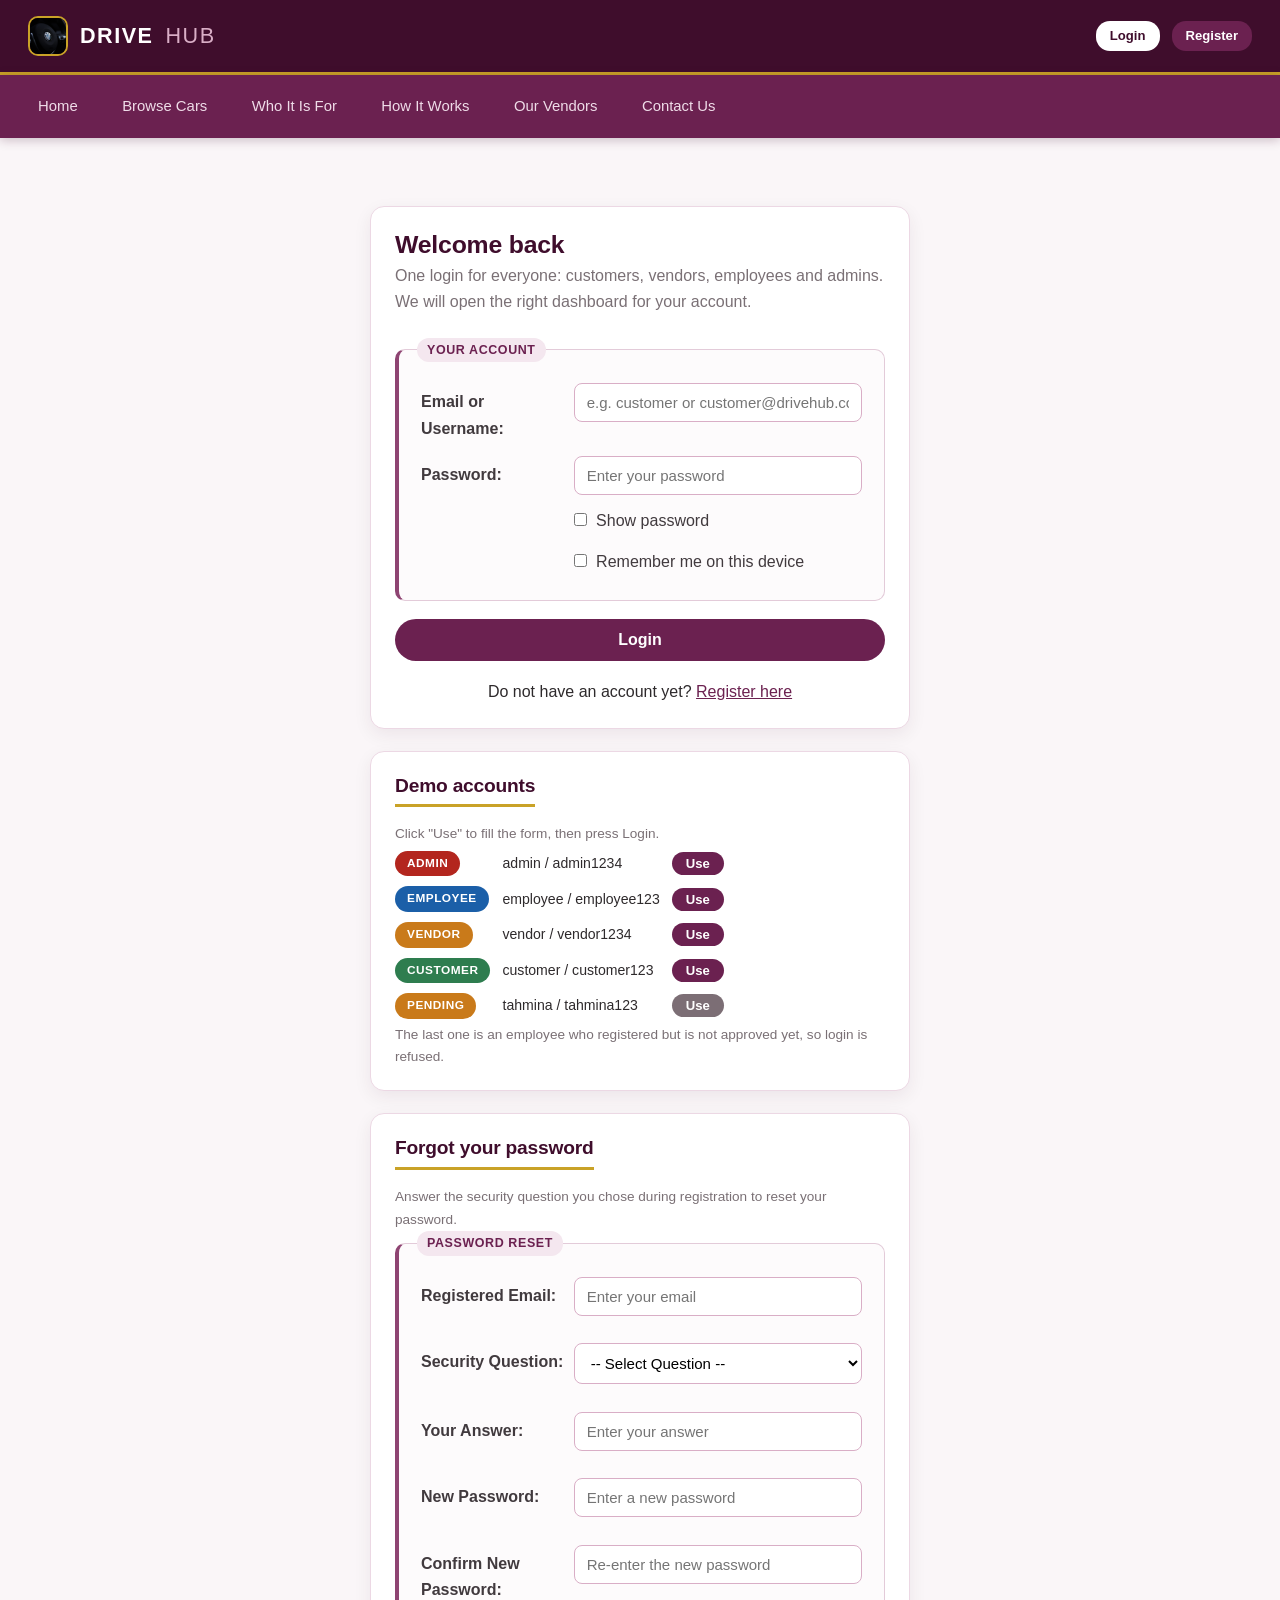
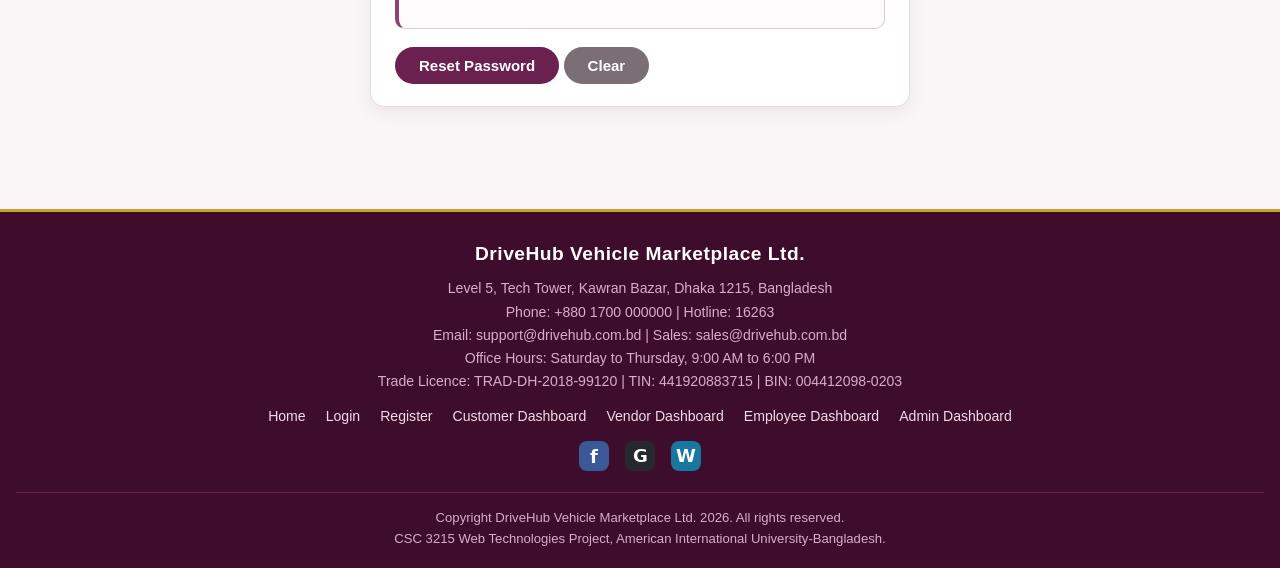
<file: login.html>
<!DOCTYPE html>
<html lang="en">

<head>
    <meta charset="UTF-8">
    <meta name="viewport" content="width=device-width, initial-scale=1.0">
    <meta name="description" content="Login to the DriveHub Vehicle Marketplace Management System">
    <title>Login | DriveHub Vehicle Marketplace</title>
    <link rel="stylesheet" href="css/base.css">
    <link rel="stylesheet" href="css/layout.css">
    <link rel="stylesheet" href="css/forms.css">
    <link rel="stylesheet" href="css/tables.css">
    <link rel="stylesheet" href="css/dashboard.css">
    <link rel="stylesheet" href="css/home.css">
</head>

<body>

    <!-- HEADER: logo on the left, account buttons on the right -->
    <header class="header">
        <a href="index.html" class="logo">
            <img src="image/logo.png" alt="DriveHub Logo" width="40" height="40">
            Drive<span>Hub</span>
        </a>
        <div class="user-info">
            <a href="login.html" class="btn btn-small btn-light">Login</a>
            <a href="register.html" class="btn btn-small">Register</a>
        </div>
    </header>

    <!-- NAVIGATION -->
    <nav class="topnav">
        <a href="index.html">Home</a>
        <a href="index.html#catalog">Browse Cars</a>
        <a href="index.html#who">Who It Is For</a>
        <a href="index.html#how">How It Works</a>
        <a href="index.html#vendors">Our Vendors</a>
        <a href="index.html#contact">Contact Us</a>
    </nav>

    <main class="container">
        <div class="auth-box">

            <div class="card">
                <h2 class="page-title">Welcome back</h2>
                <p class="page-subtitle">One login for everyone: customers, vendors, employees and admins.
                    We will open the right dashboard for your account.</p>

                <div id="loginMessage" class="message"></div>

                <!-- onsubmit="return validateLogin()"  (Lecture 05: Form Validation)
                    return false -> the form is NOT sent, the user stays here
                    return true  -> the browser opens the page in "action".
                    JavaScript sets the action to customer.html, vendor.html,
                    employee.html or admin.html, depending on the account's role.

                    Using method="post" for the login form as required. -->
                <form id="loginForm" action="index.html" method="post" onsubmit="return validateLogin()">
                    <fieldset>
                        <legend>Your account</legend>
                        <table class="form-table">
                            <tr>
                                <td><label for="loginEmail">Email or Username:</label></td>
                                <td>
                                    <input type="text" id="loginEmail" name="loginEmail" placeholder="e.g. customer or customer@drivehub.com.bd">
                                    <span class="error" id="loginEmailError"></span>
                                </td>
                            </tr>
                            <tr>
                                <td><label for="loginPassword">Password:</label></td>
                                <td>
                                    <input type="password" id="loginPassword" name="loginPassword" placeholder="Enter your password">
                                    <span class="error" id="loginPasswordError"></span>
                                    <input type="checkbox" id="showPassword" value="Show" onchange="togglePassword()">
                                    <label for="showPassword" class="option-label">Show password</label>
                                </td>
                            </tr>
                            <tr>
                                <td></td>
                                <td>
                                    <input type="checkbox" id="rememberMe" name="rememberMe" value="Yes">
                                    <label for="rememberMe" class="option-label">Remember me on this device</label>
                                </td>
                            </tr>
                        </table>
                    </fieldset>

                    <input type="submit" class="btn btn-block" value="Login">
                </form>

                <p class="auth-switch">Do not have an account yet? <a href="register.html">Register here</a></p>
            </div>

            <div class="card">
                <h3>Demo accounts</h3>
                <p class="hint">Click "Use" to fill the form, then press Login.</p>
                <table class="demo-accounts">
                    <tr>
                        <td><span class="badge admin">Admin</span></td>
                        <td>admin / admin1234</td>
                        <td><button type="button" class="btn btn-small" onclick="fillDemo('admin', 'admin1234')">Use</button></td>
                    </tr>
                    <tr>
                        <td><span class="badge employee">Employee</span></td>
                        <td>employee / employee123</td>
                        <td><button type="button" class="btn btn-small" onclick="fillDemo('employee', 'employee123')">Use</button></td>
                    </tr>
                    <tr>
                        <td><span class="badge vendor">Vendor</span></td>
                        <td>vendor / vendor1234</td>
                        <td><button type="button" class="btn btn-small" onclick="fillDemo('vendor', 'vendor1234')">Use</button></td>
                    </tr>
                    <tr>
                        <td><span class="badge customer">Customer</span></td>
                        <td>customer / customer123</td>
                        <td><button type="button" class="btn btn-small" onclick="fillDemo('customer', 'customer123')">Use</button></td>
                    </tr>
                    <tr>
                        <td><span class="badge orange">Pending</span></td>
                        <td>tahmina / tahmina123</td>
                        <td><button type="button" class="btn btn-small btn-secondary" onclick="fillDemo('tahmina', 'tahmina123')">Use</button></td>
                    </tr>
                </table>
                <p class="hint">The last one is an employee who registered but is not approved yet, so login is refused.</p>
            </div>

            <div class="card">
                <h3>Forgot your password</h3>
                <p class="hint">Answer the security question you chose during registration to reset your password.</p>

                <div id="resetMessage" class="message"></div>

                <form id="resetForm" method="post" onsubmit="return resetPassword()">
                    <fieldset>
                        <legend>Password Reset</legend>
                        <table class="form-table">
                            <tr>
                                <td><label for="resetEmail">Registered Email:</label></td>
                                <td>
                                    <input type="email" id="resetEmail" name="resetEmail" placeholder="Enter your email">
                                    <span class="error" id="resetEmailError"></span>
                                </td>
                            </tr>
                            <tr>
                                <td><label for="resetQuestion">Security Question:</label></td>
                                <td>
                                    <select id="resetQuestion" name="resetQuestion">
                                        <option value="">-- Select Question --</option>
                                        <option value="PetName">What is your first pet name?</option>
                                        <option value="School">What was your primary school name?</option>
                                        <option value="City">In which city were you born?</option>
                                        <option value="Teacher">Who was your favourite teacher?</option>
                                    </select>
                                    <span class="error" id="resetQuestionError"></span>
                                </td>
                            </tr>
                            <tr>
                                <td><label for="resetAnswer">Your Answer:</label></td>
                                <td>
                                    <input type="text" id="resetAnswer" name="resetAnswer" placeholder="Enter your answer">
                                    <span class="error" id="resetAnswerError"></span>
                                </td>
                            </tr>
                            <tr>
                                <td><label for="resetNew">New Password:</label></td>
                                <td>
                                    <input type="password" id="resetNew" name="resetNew" placeholder="Enter a new password">
                                    <span class="error" id="resetNewError"></span>
                                </td>
                            </tr>
                            <tr>
                                <td><label for="resetConfirm">Confirm New Password:</label></td>
                                <td>
                                    <input type="password" id="resetConfirm" name="resetConfirm" placeholder="Re-enter the new password">
                                    <span class="error" id="resetConfirmError"></span>
                                </td>
                            </tr>
                        </table>
                    </fieldset>

                    <input type="submit" class="btn" value="Reset Password">
                    <input type="reset" class="btn btn-secondary" value="Clear">
                </form>
            </div>

        </div>
    </main>

    <!-- FOOTER -->
    <footer class="footer">
        <h3>DriveHub Vehicle Marketplace Ltd.</h3>

        <p>Level 5, Tech Tower, Kawran Bazar, Dhaka 1215, Bangladesh<br>
            Phone: +880 1700 000000 | Hotline: 16263<br>
            Email: support@drivehub.com.bd | Sales: sales@drivehub.com.bd<br>
            Office Hours: Saturday to Thursday, 9:00 AM to 6:00 PM<br>
            Trade Licence: TRAD-DH-2018-99120 | TIN: 441920883715 | BIN: 004412098-0203
        </p>

        <div class="footer-links">
            <a href="index.html">Home</a>
            <a href="login.html">Login</a>
            <a href="register.html">Register</a>
            <a href="customer.html">Customer Dashboard</a>
            <a href="vendor.html">Vendor Dashboard</a>
            <a href="employee.html">Employee Dashboard</a>
            <a href="admin.html">Admin Dashboard</a>
        </div>

        <p class="footer-social">
            <a href="https://facebook.com/drivehubbd" target="_blank"><img src="image/facebook.png" alt="Facebook" width="30" height="30"></a>
            <a href="https://github.com/drivehubbd" target="_blank"><img src="image/github.png" alt="GitHub" width="30" height="30"></a>
            <a href="https://drivehub.com.bd" target="_blank"><img src="image/website.png" alt="Website" width="30" height="30"></a>
        </p>

        <div class="footer-bottom">
            Copyright DriveHub Vehicle Marketplace Ltd. 2026. All rights reserved.<br>
            CSC 3215 Web Technologies Project, American International University-Bangladesh.
        </div>
    </footer>

    <script src="js/data.js"></script>
    <script src="js/common.js"></script>
    <script src="js/login.js"></script>
</body>

</html>
</file>
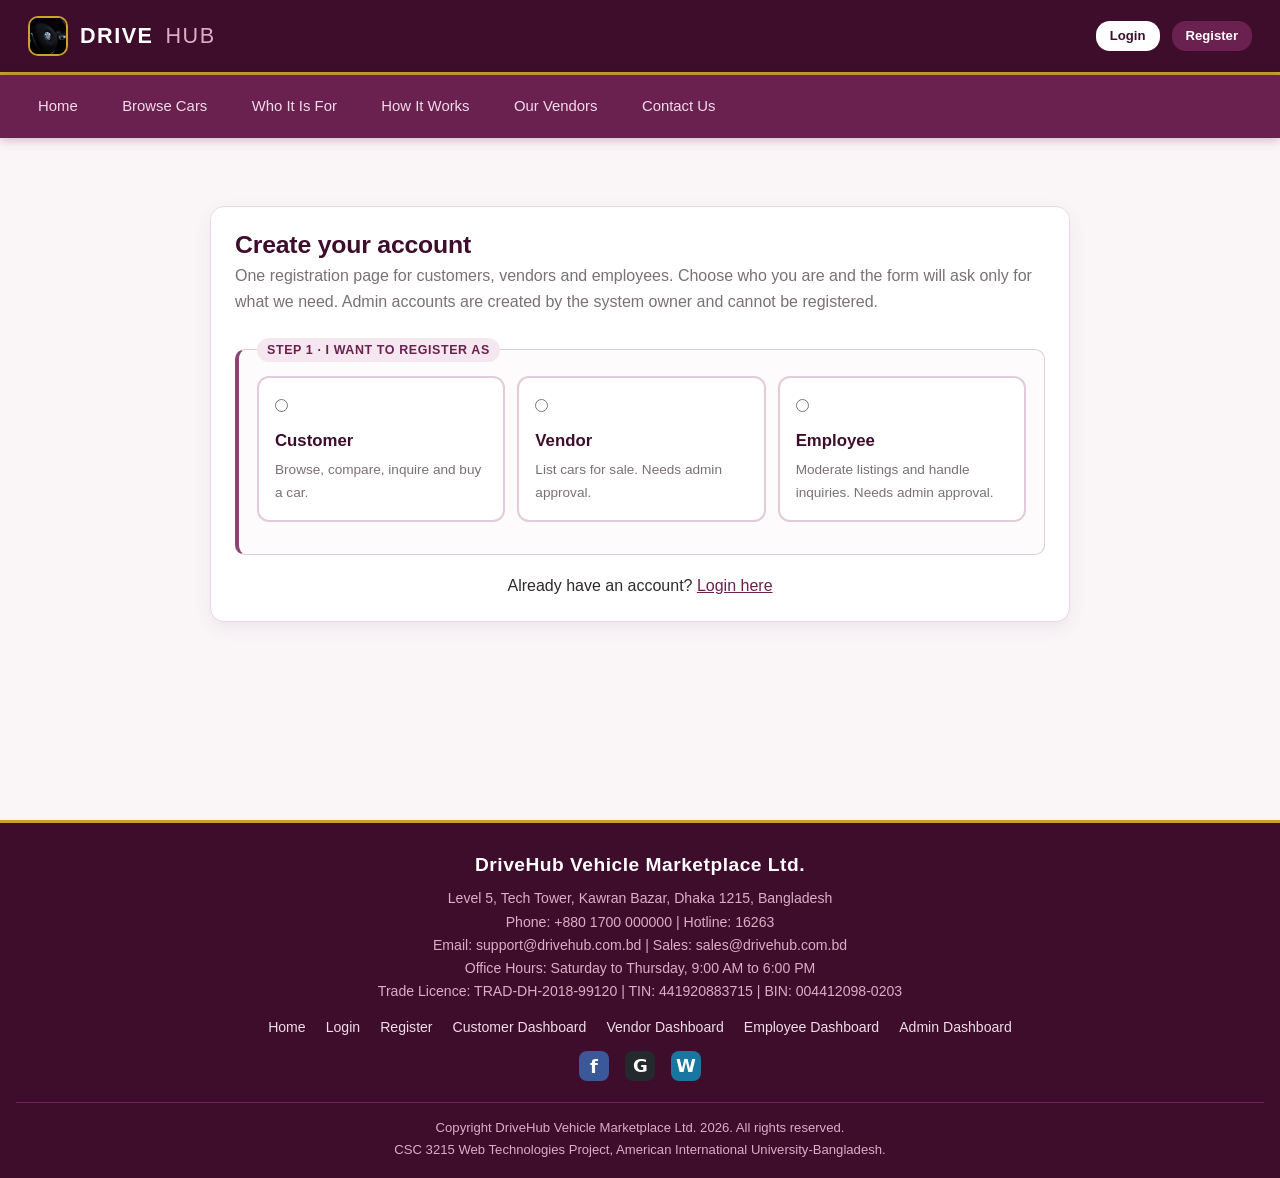
<file: register.html>
<!DOCTYPE html>
<html lang="en">

<head>
    <meta charset="UTF-8">
    <meta name="viewport" content="width=device-width, initial-scale=1.0">
    <meta name="description" content="Create a DriveHub Vehicle Marketplace account">
    <title>Register | DriveHub Vehicle Marketplace</title>
    <link rel="stylesheet" href="css/base.css">
    <link rel="stylesheet" href="css/layout.css">
    <link rel="stylesheet" href="css/forms.css">
    <link rel="stylesheet" href="css/tables.css">
    <link rel="stylesheet" href="css/dashboard.css">
    <link rel="stylesheet" href="css/home.css">
</head>

<body>

    <!-- HEADER: logo on the left, account buttons on the right -->
    <header class="header">
        <a href="index.html" class="logo">
            <img src="image/logo.png" alt="DriveHub Logo" width="40" height="40">
            Drive<span>Hub</span>
        </a>
        <div class="user-info">
            <a href="login.html" class="btn btn-small btn-light">Login</a>
            <a href="register.html" class="btn btn-small">Register</a>
        </div>
    </header>

    <!-- NAVIGATION -->
    <nav class="topnav">
        <a href="index.html">Home</a>
        <a href="index.html#catalog">Browse Cars</a>
        <a href="index.html#who">Who It Is For</a>
        <a href="index.html#how">How It Works</a>
        <a href="index.html#vendors">Our Vendors</a>
        <a href="index.html#contact">Contact Us</a>
    </nav>

    <main class="container">
        <div class="auth-box wide">
            <div class="card">
                <h2 class="page-title">Create your account</h2>
                <p class="page-subtitle">One registration page for customers, vendors and employees.
                    Choose who you are and the form will ask only for what we need.
                    Admin accounts are created by the system owner and cannot be registered.</p>

                <div id="registerMessage" class="message"></div>

                <form id="registerForm" method="post" onsubmit="return validateRegister()">

                    <!-- STEP 1: TYPE OF ACCOUNT
                         Radio buttons share one name, so only one type can be picked.
                         onchange calls showTypeFields(), which shows the matching fieldset. -->
                    <fieldset>
                        <legend>Step 1 &middot; I want to register as</legend>
                        <div class="type-grid">
                            <label class="type-option" id="typeCardCustomer" for="roleCustomer">
                                <input type="radio" id="roleCustomer" name="userRole" value="Customer" onchange="showTypeFields()">
                                <strong>Customer</strong>
                                <span class="hint">Browse, compare, inquire and buy a car.</span>
                            </label>
                            <label class="type-option" id="typeCardVendor" for="roleVendor">
                                <input type="radio" id="roleVendor" name="userRole" value="Vendor" onchange="showTypeFields()">
                                <strong>Vendor</strong>
                                <span class="hint">List cars for sale. Needs admin approval.</span>
                            </label>
                            <label class="type-option" id="typeCardEmployee" for="roleEmployee">
                                <input type="radio" id="roleEmployee" name="userRole" value="Employee" onchange="showTypeFields()">
                                <strong>Employee</strong>
                                <span class="hint">Moderate listings and handle inquiries. Needs admin approval.</span>
                            </label>
                        </div>
                        <span class="error" id="userRoleError"></span>
                    </fieldset>

                    <!-- STEP 2: DETAILS EVERYONE GIVES -->
                    <fieldset id="commonFields" style="display:none">
                        <legend>Step 2 &middot; Personal Information</legend>
                        <table class="form-table">
                            <tr>
                                <td><label for="fullName">Full Name:</label></td>
                                <td>
                                    <input type="text" id="fullName" name="fullName" placeholder="Enter your full name">
                                    <span class="error" id="fullNameError"></span>
                                </td>
                            </tr>
                            <tr>
                                <td><label for="userEmail">Email:</label></td>
                                <td>
                                    <input type="email" id="userEmail" name="userEmail" placeholder="Enter your email">
                                    <span class="error" id="userEmailError"></span>
                                </td>
                            </tr>
                            <tr>
                                <td><label for="userPhone">Phone Number:</label></td>
                                <td>
                                    <input type="text" id="userPhone" name="userPhone" placeholder="11 digits starting with 01">
                                    <span class="error" id="userPhoneError"></span>
                                </td>
                            </tr>
                            <tr>
                                <td><label for="userNid">NID Number:</label></td>
                                <td>
                                    <input type="number" id="userNid" name="userNid" placeholder="Enter your NID number">
                                    <span class="error" id="userNidError"></span>
                                </td>
                            </tr>
                            <tr>
                                <td><label for="userDob">Date of Birth:</label></td>
                                <td>
                                    <input type="date" id="userDob" name="userDob">
                                    <span class="error" id="userDobError"></span>
                                </td>
                            </tr>
                            <tr>
                                <td>Gender:</td>
                                <td>
                                    <input type="radio" id="genderMale" name="gender" value="Male">
                                    <label for="genderMale" class="option-label">Male</label>
                                    <input type="radio" id="genderFemale" name="gender" value="Female">
                                    <label for="genderFemale" class="option-label">Female</label>
                                    <input type="radio" id="genderOther" name="gender" value="Other">
                                    <label for="genderOther" class="option-label">Other</label>
                                </td>
                            </tr>
                            <tr>
                                <td><label for="userCity">City:</label></td>
                                <td>
                                    <select id="userCity" name="userCity">
                                        <option value="">-- Select City --</option>
                                        <option value="Dhaka">Dhaka</option>
                                        <option value="Chattogram">Chattogram</option>
                                        <option value="Sylhet">Sylhet</option>
                                        <option value="Rajshahi">Rajshahi</option>
                                        <option value="Khulna">Khulna</option>
                                    </select>
                                    <span class="error" id="userCityError"></span>
                                </td>
                            </tr>
                            <tr>
                                <td><label for="userAddress">Full Address:</label></td>
                                <td><textarea id="userAddress" name="userAddress" rows="4" cols="30" placeholder="Enter your full address"></textarea></td>
                            </tr>
                            <tr>
                                <td><label for="userPhoto">Profile Photo:</label></td>
                                <td><input type="file" id="userPhoto" name="userPhoto"></td>
                            </tr>
                        </table>
                    </fieldset>

                    <!-- CUSTOMER ONLY -->
                    <fieldset class="type-fields" id="customerFields">
                        <legend>Customer Preferences</legend>
                        <table class="form-table">
                            <tr>
                                <td><label for="budgetRange">Budget Range:</label></td>
                                <td>
                                    <select id="budgetRange" name="budgetRange">
                                        <option value="">-- Select Budget --</option>
                                        <option value="Under20">Under BDT 20,00,000</option>
                                        <option value="20to40">BDT 20,00,000 to 40,00,000</option>
                                        <option value="Above40">Above BDT 40,00,000</option>
                                    </select>
                                </td>
                            </tr>
                            <tr>
                                <td>Car Types You Are Looking For:</td>
                                <td>
                                    <input type="checkbox" id="wantSedan" name="wantTypes" value="Sedan">
                                    <label for="wantSedan" class="option-label">Sedan</label>
                                    <input type="checkbox" id="wantSuv" name="wantTypes" value="SUV">
                                    <label for="wantSuv" class="option-label">SUV</label>
                                    <input type="checkbox" id="wantHatch" name="wantTypes" value="Hatchback">
                                    <label for="wantHatch" class="option-label">Hatchback</label>
                                    <input type="checkbox" id="wantMicro" name="wantTypes" value="Microbus">
                                    <label for="wantMicro" class="option-label">Microbus</label>
                                </td>
                            </tr>
                            <tr>
                                <td><label for="drivingLicence">Driving Licence Number:</label></td>
                                <td><input type="text" id="drivingLicence" name="drivingLicence" placeholder="Needed to book a test drive"></td>
                            </tr>
                        </table>
                    </fieldset>

                    <!-- VENDOR ONLY -->
                    <fieldset class="type-fields" id="vendorFields">
                        <legend>Business Information</legend>
                        <table class="form-table">
                            <tr>
                                <td><label for="shopName">Business Name:</label></td>
                                <td>
                                    <input type="text" id="shopName" name="shopName" placeholder="Enter your showroom name">
                                    <span class="error" id="shopNameError"></span>
                                </td>
                            </tr>
                            <tr>
                                <td><label for="tradeLicence">Trade Licence Number:</label></td>
                                <td>
                                    <input type="text" id="tradeLicence" name="tradeLicence" placeholder="Enter the trade licence number">
                                    <span class="error" id="tradeLicenceError"></span>
                                </td>
                            </tr>
                            <tr>
                                <td><label for="shopAddress">Showroom Address:</label></td>
                                <td><textarea id="shopAddress" name="shopAddress" rows="4" cols="30" placeholder="Enter the showroom address"></textarea></td>
                            </tr>
                            <tr>
                                <td><label for="licenceDoc">Trade Licence Document:</label></td>
                                <td><input type="file" id="licenceDoc" name="licenceDoc"></td>
                            </tr>
                            <tr>
                                <td>Car Categories You Sell:</td>
                                <td>
                                    <input type="checkbox" id="catSedan" name="categories" value="Sedan">
                                    <label for="catSedan" class="option-label">Sedan</label>
                                    <input type="checkbox" id="catSuv" name="categories" value="SUV">
                                    <label for="catSuv" class="option-label">SUV</label>
                                    <input type="checkbox" id="catHatch" name="categories" value="Hatchback">
                                    <label for="catHatch" class="option-label">Hatchback</label>
                                    <input type="checkbox" id="catMicro" name="categories" value="Microbus">
                                    <label for="catMicro" class="option-label">Microbus</label>
                                </td>
                            </tr>
                        </table>
                    </fieldset>

                    <!-- EMPLOYEE ONLY -->
                    <fieldset class="type-fields" id="employeeFields">
                        <legend>Employment Information</legend>
                        <table class="form-table">
                            <tr>
                                <td><label for="empDept">Department:</label></td>
                                <td>
                                    <select id="empDept" name="empDept">
                                        <option value="">-- Select Department --</option>
                                        <option value="Customer Operations">Customer Operations</option>
                                        <option value="Listing Moderation">Listing Moderation</option>
                                        <option value="Sales Support">Sales Support</option>
                                        <option value="Technical Support">Technical Support</option>
                                    </select>
                                    <span class="error" id="empDeptError"></span>
                                </td>
                            </tr>
                            <tr>
                                <td><label for="empBranch">Branch:</label></td>
                                <td>
                                    <select id="empBranch" name="empBranch">
                                        <option value="">-- Select Branch --</option>
                                        <option value="Dhaka">Dhaka Head Office</option>
                                        <option value="Chattogram">Chattogram Branch</option>
                                        <option value="Sylhet">Sylhet Branch</option>
                                    </select>
                                </td>
                            </tr>
                            <tr>
                                <td><label for="empStaffId">Staff Reference Number:</label></td>
                                <td>
                                    <input type="text" id="empStaffId" name="empStaffId" placeholder="Given to you by the admin">
                                    <span class="error" id="empStaffIdError"></span>
                                </td>
                            </tr>
                        </table>
                    </fieldset>

                    <!-- STEP 3: LOGIN CREDENTIALS -->
                    <fieldset id="loginFields" style="display:none">
                        <legend>Step 3 &middot; Login Credentials</legend>
                        <table class="form-table">
                            <tr>
                                <td><label for="userName">Username:</label></td>
                                <td>
                                    <input type="text" id="userName" name="userName" placeholder="Choose a username">
                                    <span class="error" id="userNameError"></span>
                                </td>
                            </tr>
                            <tr>
                                <td><label for="password">Password:</label></td>
                                <td>
                                    <input type="password" id="password" name="password" placeholder="At least 8 characters" onkeyup="checkStrength()">
                                    <span class="hint" id="strengthText"></span>
                                    <span class="error" id="passwordError"></span>
                                </td>
                            </tr>
                            <tr>
                                <td><label for="confirmPassword">Confirm Password:</label></td>
                                <td>
                                    <input type="password" id="confirmPassword" name="confirmPassword" placeholder="Re-enter your password">
                                    <span class="error" id="confirmPasswordError"></span>
                                </td>
                            </tr>
                            <tr>
                                <td><label for="securityQuestion">Security Question:</label></td>
                                <td>
                                    <select id="securityQuestion" name="securityQuestion">
                                        <option value="">-- Select Question --</option>
                                        <option value="PetName">What is your first pet name?</option>
                                        <option value="School">What was your primary school name?</option>
                                        <option value="City">In which city were you born?</option>
                                        <option value="Teacher">Who was your favourite teacher?</option>
                                    </select>
                                    <span class="error" id="securityQuestionError"></span>
                                </td>
                            </tr>
                            <tr>
                                <td><label for="securityAnswer">Your Answer:</label></td>
                                <td>
                                    <input type="text" id="securityAnswer" name="securityAnswer" placeholder="Enter your answer">
                                    <span class="error" id="securityAnswerError"></span>
                                </td>
                            </tr>
                            <tr>
                                <td></td>
                                <td>
                                    <input type="checkbox" id="agreeTerms" name="agreeTerms" value="Agreed">
                                    <label for="agreeTerms" class="option-label">I agree to the Terms and Conditions</label>
                                    <span class="error" id="agreeTermsError"></span>
                                </td>
                            </tr>
                        </table>
                    </fieldset>

                    <div id="registerButtons" style="display:none">
                        <input type="submit" class="btn btn-block" value="Register">
                        <input type="reset" class="btn btn-secondary btn-block" value="Clear the Form" onclick="showTypeFields()">
                    </div>

                </form>

                <p class="auth-switch">Already have an account? <a href="login.html">Login here</a></p>
            </div>
        </div>
    </main>

    <!-- FOOTER -->
    <footer class="footer">
        <h3>DriveHub Vehicle Marketplace Ltd.</h3>

        <p>Level 5, Tech Tower, Kawran Bazar, Dhaka 1215, Bangladesh<br>
            Phone: +880 1700 000000 | Hotline: 16263<br>
            Email: support@drivehub.com.bd | Sales: sales@drivehub.com.bd<br>
            Office Hours: Saturday to Thursday, 9:00 AM to 6:00 PM<br>
            Trade Licence: TRAD-DH-2018-99120 | TIN: 441920883715 | BIN: 004412098-0203
        </p>

        <div class="footer-links">
            <a href="index.html">Home</a>
            <a href="login.html">Login</a>
            <a href="register.html">Register</a>
            <a href="customer.html">Customer Dashboard</a>
            <a href="vendor.html">Vendor Dashboard</a>
            <a href="employee.html">Employee Dashboard</a>
            <a href="admin.html">Admin Dashboard</a>
        </div>

        <p class="footer-social">
            <a href="https://facebook.com/drivehubbd" target="_blank"><img src="image/facebook.png" alt="Facebook" width="30" height="30"></a>
            <a href="https://github.com/drivehubbd" target="_blank"><img src="image/github.png" alt="GitHub" width="30" height="30"></a>
            <a href="https://drivehub.com.bd" target="_blank"><img src="image/website.png" alt="Website" width="30" height="30"></a>
        </p>

        <div class="footer-bottom">
            Copyright DriveHub Vehicle Marketplace Ltd. 2026. All rights reserved.<br>
            CSC 3215 Web Technologies Project, American International University-Bangladesh.
        </div>
    </footer>

    <script src="js/data.js"></script>
    <script src="js/common.js"></script>
    <script src="js/register.js"></script>
</body>

</html>
</file>
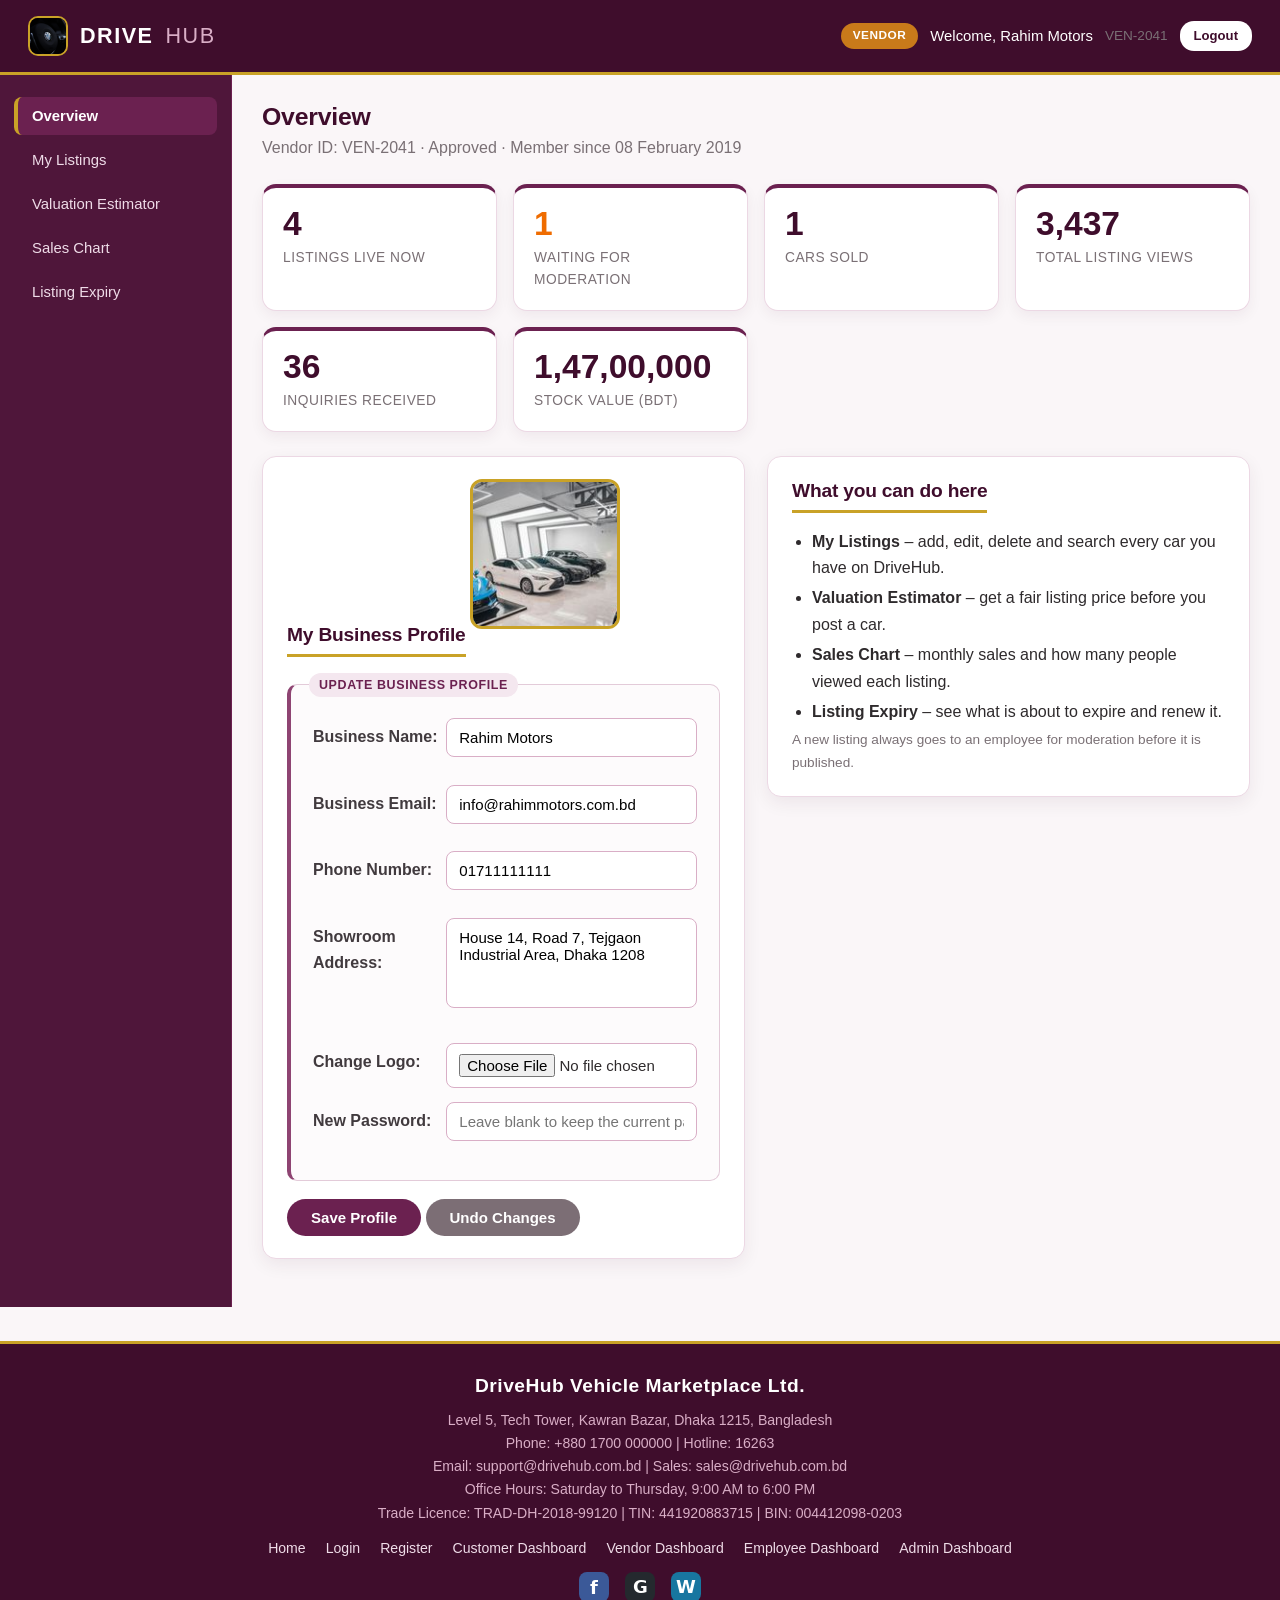
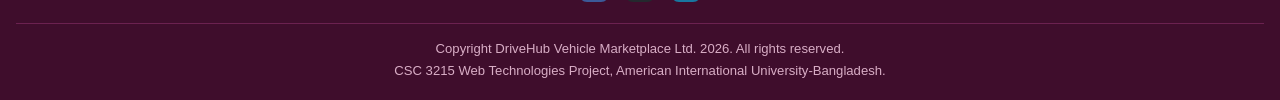
<file: vendor.html>
<!DOCTYPE html>
<html lang="en">

<head>
    <meta charset="UTF-8">
    <meta name="viewport" content="width=device-width, initial-scale=1.0">
    <meta name="description" content="Vendor dashboard of the DriveHub Vehicle Marketplace">
    <title>Vendor Dashboard | DriveHub Vehicle Marketplace</title>
    <link rel="stylesheet" href="css/base.css">
    <link rel="stylesheet" href="css/layout.css">
    <link rel="stylesheet" href="css/forms.css">
    <link rel="stylesheet" href="css/tables.css">
    <link rel="stylesheet" href="css/dashboard.css">
    <link rel="stylesheet" href="css/home.css">
</head>

<body>

    <!-- HEADER -->
    <header class="header">
        <a href="index.html" class="logo">
            <img src="image/logo.png" alt="DriveHub Logo" width="40" height="40">
            Drive<span>Hub</span>
        </a>
        <div class="user-info">
            <span class="badge vendor">Vendor</span>
            <span>Welcome, Rahim Motors</span>
            <span class="hint">VEN-2041</span>
            <a href="login.html" class="btn btn-small btn-light">Logout</a>
        </div>
    </header>

    <!-- THE WORKING AREA: side menu on the left, the content on the right -->
    <div class="shell">

    <!-- SIDE MENU: each button shows one section -->
    <nav class="topnav">
        <button type="button" id="nav-overviewSection" onclick="showSection('overviewSection')">Overview</button>
        <button type="button" id="nav-listingSection" onclick="showSection('listingSection')">My Listings</button>
        <button type="button" id="nav-valuationSection" onclick="showSection('valuationSection')">Valuation Estimator</button>
        <button type="button" id="nav-salesSection" onclick="showSection('salesSection')">Sales Chart</button>
        <button type="button" id="nav-expirySection" onclick="showSection('expirySection')">Listing Expiry</button>
    </nav>

    <main class="container">

        <!-- OVERVIEW: showroom counters and the business profile -->
        <section id="overviewSection" class="page-section">
            <h2 class="page-title">Overview</h2>
            <p class="page-subtitle">Vendor ID: VEN-2041 &middot; Approved &middot; Member since 08 February 2019</p>

            <div class="stats-grid">
                <div class="stat-card"><div class="stat-number" id="statLive">0</div><div class="stat-label">Listings live now</div></div>
                <div class="stat-card"><div class="stat-number" id="statWaiting">0</div><div class="stat-label">Waiting for moderation</div></div>
                <div class="stat-card"><div class="stat-number" id="statSold">0</div><div class="stat-label">Cars sold</div></div>
                <div class="stat-card"><div class="stat-number" id="statViews">0</div><div class="stat-label">Total listing views</div></div>
                <div class="stat-card"><div class="stat-number" id="statInquiries">0</div><div class="stat-label">Inquiries received</div></div>
                <div class="stat-card"><div class="stat-number" id="statStock">0</div><div class="stat-label">Stock value (BDT)</div></div>
            </div>

            <div class="row">
                <div class="col">
                    <div class="card">
                        <h3>My Business Profile</h3>
                        <img src="image/vendor1.png" alt="Rahim Motors Logo" width="150" height="150" class="profile-photo">

                        <div id="profileMessage" class="message"></div>

                        <form id="profileForm" method="post" onsubmit="return saveProfile()">
                            <fieldset>
                                <legend>Update Business Profile</legend>
                                <table class="form-table">
                                    <tr>
                                        <td><label for="vendorName">Business Name:</label></td>
                                        <td>
                                            <input type="text" id="vendorName" name="vendorName" value="Rahim Motors" placeholder="Enter the business name">
                                            <span class="error" id="vendorNameError"></span>
                                        </td>
                                    </tr>
                                    <tr>
                                        <td><label for="vendorEmail">Business Email:</label></td>
                                        <td>
                                            <input type="email" id="vendorEmail" name="vendorEmail" value="info@rahimmotors.com.bd" placeholder="Enter the business email">
                                            <span class="error" id="vendorEmailError"></span>
                                        </td>
                                    </tr>
                                    <tr>
                                        <td><label for="vendorPhone">Phone Number:</label></td>
                                        <td>
                                            <input type="text" id="vendorPhone" name="vendorPhone" value="01711111111" placeholder="11 digits starting with 01">
                                            <span class="error" id="vendorPhoneError"></span>
                                        </td>
                                    </tr>
                                    <tr>
                                        <td><label for="vendorAddress">Showroom Address:</label></td>
                                        <td>
                                            <textarea id="vendorAddress" name="vendorAddress" rows="4" cols="30" placeholder="Enter the showroom address">House 14, Road 7, Tejgaon Industrial Area, Dhaka 1208</textarea>
                                            <span class="error" id="vendorAddressError"></span>
                                        </td>
                                    </tr>
                                    <tr>
                                        <td><label for="vendorLogo">Change Logo:</label></td>
                                        <td><input type="file" id="vendorLogo" name="vendorLogo"></td>
                                    </tr>
                                    <tr>
                                        <td><label for="vendorPassword">New Password:</label></td>
                                        <td>
                                            <input type="password" id="vendorPassword" name="vendorPassword" placeholder="Leave blank to keep the current password">
                                            <span class="error" id="vendorPasswordError"></span>
                                        </td>
                                    </tr>
                                </table>
                            </fieldset>
                            <input type="submit" class="btn" value="Save Profile">
                            <input type="reset" class="btn btn-secondary" value="Undo Changes">
                        </form>
                    </div>
                </div>

                <div class="col">
                    <div class="card">
                        <h3>What you can do here</h3>
                        <ul style="margin-left:20px">
                            <li><strong>My Listings</strong> &ndash; add, edit, delete and search every car you have on DriveHub.</li>
                            <li><strong>Valuation Estimator</strong> &ndash; get a fair listing price before you post a car.</li>
                            <li><strong>Sales Chart</strong> &ndash; monthly sales and how many people viewed each listing.</li>
                            <li><strong>Listing Expiry</strong> &ndash; see what is about to expire and renew it.</li>
                        </ul>
                        <p class="hint">A new listing always goes to an employee for moderation before it is published.</p>
                    </div>
                </div>
            </div>
        </section>


        <!-- MY LISTINGS: Create, Read, Update, Delete and Search -->
        <section id="listingSection" class="page-section">
            <h2 class="page-title">My Car Listings</h2>
            <p class="page-subtitle">Create, view, edit, delete and search the cars you have listed on the marketplace.</p>

            <div id="listingMessage" class="message"></div>

            <div class="row">
                <div class="col">
                    <div class="card">
                        <h3 id="listingFormTitle">Add a New Listing</h3>
                        <form id="listingForm" method="post" onsubmit="return saveCar()">
                            <fieldset>
                                <legend>Car Details</legend>
                                <table class="form-table">
                                    <tr>
                                        <td><label for="carName">Car Name:</label></td>
                                        <td>
                                            <input type="text" id="carName" name="carName" placeholder="For example Toyota Corolla 2023">
                                            <span class="error" id="carNameError"></span>
                                        </td>
                                    </tr>
                                    <tr>
                                        <td><label for="carBrand">Brand:</label></td>
                                        <td>
                                            <select id="carBrand" name="carBrand">
                                                <option value="">-- Select Brand --</option>
                                                <option value="Toyota">Toyota</option>
                                                <option value="Honda">Honda</option>
                                                <option value="Nissan">Nissan</option>
                                                <option value="Mitsubishi">Mitsubishi</option>
                                                <option value="BMW">BMW</option>
                                            </select>
                                            <span class="error" id="carBrandError"></span>
                                        </td>
                                    </tr>
                                    <tr>
                                        <td><label for="carYear">Manufacturing Year:</label></td>
                                        <td>
                                            <input type="number" id="carYear" name="carYear" placeholder="Between 1990 and 2026">
                                            <span class="error" id="carYearError"></span>
                                        </td>
                                    </tr>
                                    <tr>
                                        <td><label for="carPrice">Price (BDT):</label></td>
                                        <td>
                                            <input type="number" id="carPrice" name="carPrice" placeholder="Enter the asking price">
                                            <span class="error" id="carPriceError"></span>
                                        </td>
                                    </tr>
                                    <tr>
                                        <td><label for="carMileage">Mileage (km):</label></td>
                                        <td>
                                            <input type="number" id="carMileage" name="carMileage" placeholder="Enter the mileage">
                                            <span class="error" id="carMileageError"></span>
                                        </td>
                                    </tr>
                                    <tr>
                                        <td><label for="carEngine">Engine Capacity (cc):</label></td>
                                        <td>
                                            <input type="number" id="carEngine" name="carEngine" placeholder="Between 600 and 6000">
                                            <span class="error" id="carEngineError"></span>
                                        </td>
                                    </tr>
                                    <tr>
                                        <td>Fuel Type:</td>
                                        <td>
                                            <input type="radio" id="fuelPetrol" name="fuelType" value="Petrol">
                                            <label for="fuelPetrol" class="option-label">Petrol</label>
                                            <input type="radio" id="fuelDiesel" name="fuelType" value="Diesel">
                                            <label for="fuelDiesel" class="option-label">Diesel</label>
                                            <input type="radio" id="fuelOctane" name="fuelType" value="Octane">
                                            <label for="fuelOctane" class="option-label">Octane</label>
                                            <input type="radio" id="fuelHybrid" name="fuelType" value="Hybrid">
                                            <label for="fuelHybrid" class="option-label">Hybrid</label>
                                            <span class="error" id="fuelTypeError"></span>
                                        </td>
                                    </tr>
                                    <tr>
                                        <td>Condition:</td>
                                        <td>
                                            <input type="radio" id="condNew" name="carCondition" value="New">
                                            <label for="condNew" class="option-label">New</label>
                                            <input type="radio" id="condRecond" name="carCondition" value="Reconditioned">
                                            <label for="condRecond" class="option-label">Reconditioned</label>
                                            <input type="radio" id="condUsed" name="carCondition" value="Used">
                                            <label for="condUsed" class="option-label">Used</label>
                                            <span class="error" id="carConditionError"></span>
                                        </td>
                                    </tr>
                                    <tr>
                                        <td>Features:</td>
                                        <td>
                                            <input type="checkbox" id="featureAC" name="features" value="AC">
                                            <label for="featureAC" class="option-label">AC</label>
                                            <input type="checkbox" id="featureGPS" name="features" value="GPS">
                                            <label for="featureGPS" class="option-label">GPS</label>
                                            <input type="checkbox" id="featureSunroof" name="features" value="Sunroof">
                                            <label for="featureSunroof" class="option-label">Sunroof</label>
                                            <input type="checkbox" id="featureAlloy" name="features" value="Alloy Wheels">
                                            <label for="featureAlloy" class="option-label">Alloy Wheels</label>
                                        </td>
                                    </tr>
                                    <tr>
                                        <td><label for="carPhoto">Main Photo:</label></td>
                                        <td><input type="file" id="carPhoto" name="carPhoto"></td>
                                    </tr>
                                    <tr>
                                        <td><label for="listDate">Listing Date:</label></td>
                                        <td>
                                            <input type="date" id="listDate" name="listDate">
                                            <span class="error" id="listDateError"></span>
                                        </td>
                                    </tr>
                                    <tr>
                                        <td><label for="carDesc">Description:</label></td>
                                        <td>
                                            <textarea id="carDesc" name="carDesc" rows="5" cols="40" placeholder="Describe the car and its condition"></textarea>
                                            <span class="error" id="carDescError"></span>
                                        </td>
                                    </tr>
                                    <tr>
                                        <td></td>
                                        <td>
                                            <input type="checkbox" id="vendorAgree" name="vendorAgree" value="Agreed">
                                            <label for="vendorAgree" class="option-label">I confirm all information is true</label>
                                            <span class="error" id="vendorAgreeError"></span>
                                        </td>
                                    </tr>
                                </table>
                            </fieldset>
                            <input type="submit" id="listingSaveButton" class="btn" value="Create Listing">
                            <button type="button" class="btn btn-secondary" onclick="resetCarForm()">Cancel</button>
                        </form>
                    </div>
                </div>

                <div class="col-wide">
                    <div class="card">
                        <h3>My Listing Records</h3>
                        <div class="search-bar">
                            <input type="text" id="lstSearch" placeholder="Search by car name, brand or listing ID..." onkeyup="renderListings()">
                            <select id="lstStatusFilter" onchange="renderListings()">
                                <option value="All">Any status</option>
                                <option value="Live">Approved and Live</option>
                                <option value="Waiting">Waiting for Moderation</option>
                                <option value="Rejected">Rejected</option>
                                <option value="Sold">Sold</option>
                            </select>
                            <select id="lstBrandFilter" onchange="renderListings()">
                                <option value="All">All brands</option>
                                <option value="Toyota">Toyota</option>
                                <option value="Honda">Honda</option>
                                <option value="Nissan">Nissan</option>
                                <option value="Mitsubishi">Mitsubishi</option>
                                <option value="BMW">BMW</option>
                            </select>
                        </div>
                        <p class="result-count" id="listingCount"></p>
                        <div class="table-wrapper">
                            <table class="data-table">
                                <caption>Listings by Rahim Motors</caption>
                                <thead>
                                    <tr>
                                        <th>Listing ID</th>
                                        <th>Car Name</th>
                                        <th>Year</th>
                                        <th>Price (BDT)</th>
                                        <th>Views</th>
                                        <th>Inquiries</th>
                                        <th>Status</th>
                                        <th>Actions</th>
                                    </tr>
                                </thead>
                                <tbody id="listingTableBody"></tbody>
                            </table>
                        </div>
                        <p class="hint">A car that is already sold belongs to the sales record and cannot be edited or deleted.</p>
                    </div>

                    <div class="card">
                        <h3>Listing Preview</h3>
                        <div id="listingPreview"></div>
                    </div>
                </div>
            </div>
        </section>


        <!-- UNIQUE FEATURE 1: CAR VALUATION ESTIMATOR -->
        <section id="valuationSection" class="page-section">
            <h2 class="page-title">Car Valuation Estimator</h2>
            <p class="page-subtitle">Enter the original showroom price and the car details to get a suggested listing price.</p>

            <div class="row">
                <div class="col">
                    <div class="card">
                        <h3>Valuation Input</h3>
                        <form id="valuationForm" method="post" onsubmit="return estimateValue()">
                            <fieldset>
                                <legend>The Car</legend>
                                <table class="form-table">
                                    <tr>
                                        <td><label for="valBrand">Brand:</label></td>
                                        <td>
                                            <select id="valBrand" name="valBrand">
                                                <option value="">-- Select Brand --</option>
                                                <option value="Toyota">Toyota</option>
                                                <option value="Honda">Honda</option>
                                                <option value="Nissan">Nissan</option>
                                                <option value="Mitsubishi">Mitsubishi</option>
                                                <option value="BMW">BMW</option>
                                            </select>
                                            <span class="error" id="valBrandError"></span>
                                        </td>
                                    </tr>
                                    <tr>
                                        <td><label for="valOriginal">Original Price (BDT):</label></td>
                                        <td>
                                            <input type="number" id="valOriginal" name="valOriginal" placeholder="The showroom price when new">
                                            <span class="error" id="valOriginalError"></span>
                                        </td>
                                    </tr>
                                    <tr>
                                        <td><label for="valYear">Manufacturing Year:</label></td>
                                        <td>
                                            <input type="number" id="valYear" name="valYear" placeholder="Between 1990 and 2026">
                                            <span class="error" id="valYearError"></span>
                                        </td>
                                    </tr>
                                    <tr>
                                        <td><label for="valMileage">Mileage (km):</label></td>
                                        <td>
                                            <input type="number" id="valMileage" name="valMileage" placeholder="Enter the mileage">
                                            <span class="error" id="valMileageError"></span>
                                        </td>
                                    </tr>
                                    <tr>
                                        <td>Condition:</td>
                                        <td>
                                            <input type="radio" id="valExcellent" name="valCondition" value="Excellent">
                                            <label for="valExcellent" class="option-label">Excellent</label>
                                            <input type="radio" id="valGood" name="valCondition" value="Good">
                                            <label for="valGood" class="option-label">Good</label>
                                            <input type="radio" id="valAverage" name="valCondition" value="Average">
                                            <label for="valAverage" class="option-label">Average</label>
                                            <input type="radio" id="valPoor" name="valCondition" value="Poor">
                                            <label for="valPoor" class="option-label">Needs Work</label>
                                            <span class="error" id="valConditionError"></span>
                                        </td>
                                    </tr>
                                    <tr>
                                        <td>Deductions:</td>
                                        <td>
                                            <input type="checkbox" id="valAccident" name="valDeductions" value="Accident">
                                            <label for="valAccident" class="option-label">Accident History</label>
                                            <input type="checkbox" id="valRepaint" name="valDeductions" value="Repaint">
                                            <label for="valRepaint" class="option-label">Repainted Panels</label>
                                            <input type="checkbox" id="valPapers" name="valDeductions" value="Papers">
                                            <label for="valPapers" class="option-label">Papers Not Updated</label>
                                        </td>
                                    </tr>
                                </table>
                            </fieldset>
                            <input type="submit" class="btn" value="Estimate Value">
                            <input type="reset" class="btn btn-secondary" value="Clear">
                        </form>
                    </div>
                </div>

                <div class="col">
                    <div class="card" id="valuationResult" style="display:none">
                        <h3>Estimate</h3>
                        <div class="result-box" id="valuationHeadline"></div>
                        <div class="table-wrapper">
                            <table class="data-table">
                                <caption>How the Estimate Was Worked Out</caption>
                                <thead>
                                    <tr><th>Item</th><th>Rate</th><th>Amount (BDT)</th></tr>
                                </thead>
                                <tbody id="valuationBody"></tbody>
                            </table>
                        </div>
                    </div>

                    <div class="card">
                        <h3>Depreciation Rules</h3>
                        <div class="table-wrapper">
                            <table class="data-table">
                                <caption>Standard Depreciation by Age</caption>
                                <thead>
                                    <tr><th>Age of Car</th><th>Depreciation Applied</th></tr>
                                </thead>
                                <tbody id="depreciationBody"></tbody>
                            </table>
                        </div>
                        <p class="hint">Mileage adds up to 15 percent more, and the condition you choose adds
                            between 0 and 20 percent. Accident history, repainted panels and out of date papers
                            each take a little more off.</p>
                    </div>
                </div>
            </div>
        </section>


        <!-- UNIQUE FEATURE 2: SALES CHART AND VISITOR COUNTER -->
        <section id="salesSection" class="page-section">
            <h2 class="page-title">Sales Performance Chart</h2>
            <p class="page-subtitle">Monthly sales and the visitor counter for every listing you own.</p>

            <div id="salesMessage" class="message"></div>

            <div class="card">
                <h3>Cars Sold per Month in 2026</h3>
                <div id="salesChart"></div>
                <div class="table-wrapper">
                    <table class="data-table">
                        <caption>Sales by Rahim Motors</caption>
                        <thead>
                            <tr>
                                <th>Month</th>
                                <th>Cars Sold</th>
                                <th>Revenue (BDT)</th>
                                <th>Average Price (BDT)</th>
                            </tr>
                        </thead>
                        <tbody id="salesBody"></tbody>
                    </table>
                </div>
            </div>

            <div class="row">
                <div class="col-wide">
                    <div class="card">
                        <h3>Visitor Counter per Listing</h3>
                        <div class="table-wrapper">
                            <table class="data-table">
                                <caption>How Many People Viewed Each Car</caption>
                                <thead>
                                    <tr>
                                        <th>Listing ID</th>
                                        <th>Car Name</th>
                                        <th>Total Views</th>
                                        <th>Inquiries</th>
                                        <th>Conversion</th>
                                    </tr>
                                </thead>
                                <tbody id="visitorBody"></tbody>
                            </table>
                        </div>
                        <p class="hint">Conversion is the number of inquiries for every 100 views.
                            One or more is High, under 0.7 is Low.</p>
                    </div>
                </div>

                <div class="col">
                    <div class="card">
                        <h3>Generate a Sales Report</h3>
                        <form id="salesReportForm" method="post" onsubmit="return generateSalesReport()">
                            <fieldset>
                                <legend>Report Options</legend>
                                <table class="form-table">
                                    <tr>
                                        <td><label for="reportYear">Year:</label></td>
                                        <td>
                                            <select id="reportYear" name="reportYear">
                                                <option value="2026">2026</option>
                                                <option value="2025">2025</option>
                                                <option value="2024">2024</option>
                                            </select>
                                        </td>
                                    </tr>
                                    <tr>
                                        <td><label for="reportFrom">From Date:</label></td>
                                        <td><input type="date" id="reportFrom" name="reportFrom"></td>
                                    </tr>
                                    <tr>
                                        <td><label for="reportTo">To Date:</label></td>
                                        <td><input type="date" id="reportTo" name="reportTo"></td>
                                    </tr>
                                    <tr>
                                        <td>Include:</td>
                                        <td>
                                            <input type="checkbox" id="incSales" name="reportInclude" value="Sales" checked>
                                            <label for="incSales" class="option-label">Sales</label>
                                            <input type="checkbox" id="incViews" name="reportInclude" value="Views" checked>
                                            <label for="incViews" class="option-label">Views</label>
                                            <input type="checkbox" id="incInquiries" name="reportInclude" value="Inquiries">
                                            <label for="incInquiries" class="option-label">Inquiries</label>
                                            <span class="error" id="reportIncludeError"></span>
                                        </td>
                                    </tr>
                                </table>
                            </fieldset>
                            <input type="submit" class="btn" value="Generate Report">
                            <input type="reset" class="btn btn-secondary" value="Clear">
                        </form>
                    </div>
                </div>
            </div>
        </section>


        <!-- UNIQUE FEATURE 3: LISTING EXPIRY AND RENEWAL -->
        <section id="expirySection" class="page-section">
            <h2 class="page-title">Listing Expiry and Renewal</h2>
            <p class="page-subtitle" id="expirySummary"></p>

            <div id="renewMessage" class="message"></div>

            <div class="row">
                <div class="col">
                    <div class="card">
                        <h3>Needs Your Attention</h3>
                        <div id="expiryCards"></div>
                    </div>

                    <div class="card">
                        <h3>Renew a Listing</h3>
                        <form id="renewForm" method="post" onsubmit="return renewListing()">
                            <fieldset>
                                <legend>Renewal Form</legend>
                                <table class="form-table">
                                    <tr>
                                        <td><label for="renewListing">Select Listing:</label></td>
                                        <td>
                                            <select id="renewListing" name="renewListing" onchange="previewRenewal()"></select>
                                            <span class="error" id="renewListingError"></span>
                                        </td>
                                    </tr>
                                    <tr>
                                        <td>Renewal Period:</td>
                                        <td>
                                            <input type="radio" id="renew30" name="renewPeriod" value="30" onchange="previewRenewal()">
                                            <label for="renew30" class="option-label">30 Days, BDT 500</label>
                                            <input type="radio" id="renew60" name="renewPeriod" value="60" onchange="previewRenewal()">
                                            <label for="renew60" class="option-label">60 Days, BDT 900</label>
                                            <input type="radio" id="renew90" name="renewPeriod" value="90" onchange="previewRenewal()">
                                            <label for="renew90" class="option-label">90 Days, BDT 1,200</label>
                                            <span class="error" id="renewPeriodError"></span>
                                        </td>
                                    </tr>
                                    <tr>
                                        <td><label for="renewStart">Renewal Start Date:</label></td>
                                        <td>
                                            <input type="date" id="renewStart" name="renewStart">
                                            <span class="error" id="renewStartError"></span>
                                        </td>
                                    </tr>
                                    <tr>
                                        <td>Renewal Options:</td>
                                        <td>
                                            <input type="checkbox" id="optFeature" name="renewOptions" value="Featured" onchange="previewRenewal()">
                                            <label for="optFeature" class="option-label">Mark as Featured, BDT 800 extra</label>
                                            <input type="checkbox" id="optTop" name="renewOptions" value="Top of Search" onchange="previewRenewal()">
                                            <label for="optTop" class="option-label">Top of Search, BDT 600 extra</label>
                                            <input type="checkbox" id="optAuto" name="renewOptions" value="Auto Renew" onchange="previewRenewal()">
                                            <label for="optAuto" class="option-label">Enable Auto Renewal</label>
                                        </td>
                                    </tr>
                                    <tr>
                                        <td><label for="renewPayment">Payment Method:</label></td>
                                        <td>
                                            <select id="renewPayment" name="renewPayment">
                                                <option value="">-- Select Method --</option>
                                                <option value="bKash">bKash</option>
                                                <option value="Nagad">Nagad</option>
                                                <option value="Card">Debit or Credit Card</option>
                                            </select>
                                            <span class="error" id="renewPaymentError"></span>
                                        </td>
                                    </tr>
                                </table>
                            </fieldset>
                            <input type="submit" class="btn btn-success" value="Renew Listing">
                            <input type="reset" class="btn btn-secondary" value="Clear">
                        </form>
                        <div class="result-box" id="renewPreview">Choose a listing and a period to see the price.</div>
                    </div>
                </div>

                <div class="col-wide">
                    <div class="card">
                        <h3>Days Remaining on Each Listing</h3>
                        <div class="table-wrapper">
                            <table class="data-table">
                                <caption>Every Listing That Is Not Sold</caption>
                                <thead>
                                    <tr>
                                        <th>Listing ID</th>
                                        <th>Car Name</th>
                                        <th>Listed On</th>
                                        <th>Duration</th>
                                        <th>Expires On</th>
                                        <th>Days Left</th>
                                        <th>Status</th>
                                    </tr>
                                </thead>
                                <tbody id="expiryBody"></tbody>
                            </table>
                        </div>
                        <p class="hint">The days left are counted from today's date, so this table is always current.</p>
                    </div>

                    <div class="card">
                        <h3>Renewal History</h3>
                        <div class="table-wrapper">
                            <table class="data-table">
                                <caption>Past Renewals Paid by Rahim Motors</caption>
                                <thead>
                                    <tr>
                                        <th>Renewal ID</th>
                                        <th>Listing</th>
                                        <th>Period</th>
                                        <th>Date Paid</th>
                                        <th>Amount (BDT)</th>
                                        <th>Method</th>
                                    </tr>
                                </thead>
                                <tbody id="renewalBody"></tbody>
                            </table>
                        </div>
                    </div>
                </div>
            </div>
        </section>

    </main>

    </div>

    </div>

    <!-- FOOTER -->
    <footer class="footer">
        <h3>DriveHub Vehicle Marketplace Ltd.</h3>

        <p>Level 5, Tech Tower, Kawran Bazar, Dhaka 1215, Bangladesh<br>
            Phone: +880 1700 000000 | Hotline: 16263<br>
            Email: support@drivehub.com.bd | Sales: sales@drivehub.com.bd<br>
            Office Hours: Saturday to Thursday, 9:00 AM to 6:00 PM<br>
            Trade Licence: TRAD-DH-2018-99120 | TIN: 441920883715 | BIN: 004412098-0203
        </p>

        <div class="footer-links">
            <a href="index.html">Home</a>
            <a href="login.html">Login</a>
            <a href="register.html">Register</a>
            <a href="customer.html">Customer Dashboard</a>
            <a href="vendor.html">Vendor Dashboard</a>
            <a href="employee.html">Employee Dashboard</a>
            <a href="admin.html">Admin Dashboard</a>
        </div>

        <p class="footer-social">
            <a href="https://facebook.com/drivehubbd" target="_blank"><img src="image/facebook.png" alt="Facebook" width="30" height="30"></a>
            <a href="https://github.com/drivehubbd" target="_blank"><img src="image/github.png" alt="GitHub" width="30" height="30"></a>
            <a href="https://drivehub.com.bd" target="_blank"><img src="image/website.png" alt="Website" width="30" height="30"></a>
        </p>

        <div class="footer-bottom">
            Copyright DriveHub Vehicle Marketplace Ltd. 2026. All rights reserved.<br>
            CSC 3215 Web Technologies Project, American International University-Bangladesh.
        </div>
    </footer>

    <script src="js/data.js"></script>
    <script src="js/common.js"></script>
    <script src="js/vendor.js"></script>
</body>

</html>
</file>
<file: css/base.css>
/* DriveHub Vehicle Marketplace Management System
   File 1 of 6: base.css

   Reset, page defaults, typography and links.
   This file is linked FIRST on every page, because the rules here are the
   starting point that the other five style sheets build on.
   (Lecture 02: "Inserting CSS, External CSS is recommended")

   Colour palette, Paletton plum family with a gold accent:
     #3F0D2C  darkest plum   header and footer
     #6B2150  dark plum      navigation, buttons, table headers
     #8E4472  mid plum       hover state, captions
     #B5799C  light plum     input borders
     #D9AEC6  pale plum      card borders and dividers
     #F4E7EF  very pale plum tinted panels
     #FAF6F8  page tint      page background
     #C9A227  gold accent    underlines and highlights
     #2E2A2C  body text */


/* Universal selector reset (Lecture 02: "* { margin: 0; }") */
* {
  margin: 0;
  padding: 0;
  box-sizing: border-box;
}

body {
  font-family: "Segoe UI", Arial, sans-serif;  /* ends with a generic family */
  font-size: 16px;
  line-height: 1.65;
  color: #2E2A2C;
  background-color: #FAF6F8;
}


/* Headings. Grouping selector: one rule for all six at once */
h1, h2, h3, h4, h5, h6 {
  line-height: 1.3;
  color: #3F0D2C;
  letter-spacing: -0.2px;
}

h1 { font-size: 2.1rem; }
h2 { font-size: 1.55rem; }
h3 { font-size: 1.2rem; }
h4 { font-size: 1.05rem; }


/* Links. The transition makes the colour fade instead of jumping */
a {
  color: #6B2150;
  transition: color 0.25s;
}

a:hover {
  color: #8E4472;
}

/* :focus keeps the current link visible for anyone using the keyboard */
a:focus {
  outline: 2px solid #C9A227;
}


/* Pictures never grow wider than the box they sit in.
   The width and height attributes in the HTML still set the normal size */
img {
  max-width: 100%;
  height: auto;
}


/* Lists inside cards keep a sensible indent */
ul {
  margin-left: 20px;
}

li {
  margin-bottom: 4px;
}


/* Small grey helper text, used all over the project */
.hint {
  font-size: 0.85rem;
  color: #7A7075;
}

/* The CSV preview on the admin page, in a typewriter font */
.csv-text {
  font-family: "Courier New", monospace;
  font-size: 0.84rem;
  color: #413A3E;
}
</file>
<file: css/layout.css>
/* DriveHub Vehicle Marketplace Management System
   File 2 of 6: layout.css

   The frame every page sits in:
   header, navigation bar, page container, sections, cards and footer. */


/* THE HEADER
   Flexbox puts the logo on the left and the account buttons on the right.
   The gold strip along the bottom is made with border-bottom. */
.header {
  background-color: #3F0D2C;
  color: #FFFFFF;
  padding: 16px 28px;
  display: flex;
  justify-content: space-between;
  align-items: center;
  flex-wrap: wrap;
  gap: 10px;
  border-bottom: 3px solid #C9A227;
}

.logo {
  font-size: 1.35rem;
  font-weight: bold;
  color: #FFFFFF;
  text-decoration: none;
  letter-spacing: 1.5px;
  text-transform: uppercase;
  display: flex;
  align-items: center;
  gap: 12px;
}

.logo span {
  color: #D9AEC6;            /* the word "Hub" in pale plum */
  font-weight: normal;
}

.logo:hover {
  color: #FFFFFF;
}

/* A rounded square badge around the logo picture */
.logo img {
  border-radius: 10px;
  border: 2px solid #C9A227;
  background-color: #FFFFFF;
}

.user-info {
  display: flex;
  align-items: center;
  gap: 12px;
  font-size: 0.93rem;
  flex-wrap: wrap;
}


/* THE NAVIGATION BAR
   On the three public pages it is a bar across the top.
   position: sticky keeps the menu on screen while the page scrolls,
   and z-index keeps it above the content underneath.
   (Lecture 02, Exercise 2: Navigation bar) */
.topnav {
  position: sticky;
  top: 0;
  z-index: 10;
  background-color: #6B2150;
  padding: 8px 18px;
  overflow-x: auto;            /* the bar scrolls sideways on a phone */
  white-space: nowrap;
  box-shadow: 0 2px 10px rgba(63, 13, 44, 0.25);
}

/* Grouping selector: links and buttons in the bar look identical */
.topnav a,
.topnav button {
  display: inline-block;
  color: #EFDCE8;
  background-color: transparent;
  border: none;
  font-family: inherit;
  font-size: 0.93rem;
  padding: 9px 18px;
  margin: 2px 2px;
  border-radius: 8px;
  text-decoration: none;
  cursor: pointer;
  transition: background-color 0.25s, color 0.25s;
}

.topnav a:hover,
.topnav button:hover {
  background-color: #8E4472;
  color: #FFFFFF;
}

.topnav a:focus,
.topnav button:focus {
  outline: 2px solid #C9A227;
}

/* The section you are looking at. JavaScript adds the "active" class */
.topnav a.active,
.topnav button.active {
  background-color: #FAF6F8;
  color: #3F0D2C;
  font-weight: bold;
}


/* THE DASHBOARD SHELL
   On the four dashboards the menu becomes a column down the left and the
   content sits beside it. Flexbox puts the two side by side. */
.shell {
  display: flex;
}

/* Inside the shell the same .topnav turns into a vertical side panel */
.shell .topnav {
  flex: 0 0 232px;             /* fixed width, never shrinks */
  min-height: 86vh;
  padding: 22px 14px;
  background-color: #4F163A;
  border-right: 1px solid #6B2150;
  box-shadow: none;
}

/* Every menu item fills the width of the column */
.shell .topnav button {
  display: block;
  width: 100%;
  text-align: left;
  margin: 0 0 6px 0;
  padding: 11px 14px;
  border-radius: 8px;
  border-left: 4px solid transparent;
}

/* The open section gets a gold bar down its left edge */
.shell .topnav button.active {
  background-color: #6B2150;
  border-left: 4px solid #C9A227;
  color: #FFFFFF;
}


/* THE PAGE CONTAINER
   max-width with margin 0 auto keeps a public page centred on a wide
   screen. (Lecture 02: Centering a block) */
.container {
  max-width: 1200px;
  margin: 0 auto;
  padding: 28px 16px;
  min-height: 72vh;            /* pushes the footer towards the bottom */
}

/* Beside the side menu it takes whatever width is left over */
.shell .container {
  flex: 1;
  min-width: 0;                /* lets wide tables scroll instead of push */
  margin: 0;
  padding: 26px 30px;
}


/* DASHBOARD SECTIONS
   Hidden until showSection() in js/common.js displays the chosen one */
.page-section {
  display: none;
}

.page-title {
  margin-bottom: 2px;
}

.page-subtitle {
  color: #7A7075;
  margin-bottom: 22px;
}


/* CARDS
   A white panel with a rounded corner and a soft shadow */
.card {
  background-color: #FFFFFF;
  border: 1px solid #ECD8E4;
  border-radius: 14px;
  box-shadow: 0 6px 18px rgba(63, 13, 44, 0.07);
  padding: 22px 24px;
  margin-bottom: 22px;
}

/* A gold underline under every card title.
   display: inline-block keeps the border as short as the words */
.card h3 {
  display: inline-block;
  margin-bottom: 16px;
  padding-bottom: 6px;
  border-bottom: 3px solid #C9A227;
}


/* TWO COLUMNS SIDE BY SIDE
   flex-wrap lets the columns drop underneath each other on a small screen */
.row {
  display: flex;
  flex-wrap: wrap;
  gap: 22px;
}

.col {
  flex: 1;
  min-width: 340px;
}

.col-wide {
  flex: 2;
  min-width: 300px;
}


/* THE FOOTER */
.footer {
  background-color: #3F0D2C;
  color: #D9AEC6;
  text-align: center;
  padding: 30px 16px 18px 16px;
  margin-top: 34px;
  font-size: 0.88rem;
  border-top: 3px solid #C9A227;
}

.footer h3 {
  color: #FFFFFF;
  margin-bottom: 10px;
  letter-spacing: 0.5px;
}

.footer p {
  margin-bottom: 12px;
}

.footer-links {
  display: flex;
  flex-wrap: wrap;
  justify-content: center;
  gap: 20px;
  margin-bottom: 12px;
}

.footer-links a {
  color: #EFDCE8;
  text-decoration: none;
}

.footer-links a:hover {
  color: #C9A227;
  text-decoration: underline;
}

.footer-social a {
  display: inline-block;
  margin: 0 6px;
}

.footer-social img {
  border-radius: 8px;
  transition: transform 0.25s;
}

.footer-social img:hover {
  transform: scale(1.18);
}

.footer-bottom {
  border-top: 1px solid #6B2150;
  margin-top: 14px;
  padding-top: 14px;
  font-size: 0.82rem;
}
</file>
<file: css/forms.css>
/* DriveHub Vehicle Marketplace Management System
   File 3 of 6: forms.css

   Every form on the project: fieldsets, the label and input table,
   buttons, validation messages and message boxes. */


/* FIELDSET AND LEGEND
   The grouping box taught in Lecture 01 with the registration form */
fieldset {
  border: 1px solid #E3CBD9;
  border-left: 4px solid #8E4472;    /* a plum spine down the left edge */
  border-radius: 10px;
  padding: 14px 18px 18px 18px;
  margin-bottom: 18px;
  background-color: #FDFBFC;
}

legend {
  font-weight: bold;
  color: #6B2150;
  padding: 2px 10px;
  background-color: #F4E7EF;
  border-radius: 12px;
  text-transform: uppercase;
  letter-spacing: 0.6px;
  font-size: 0.78rem;
}


/* THE LABEL AND INPUT TABLE
   Column 1 holds the label, column 2 holds the field,
   exactly the two column layout from the lecture slides */
.form-table {
  width: 100%;
  border-collapse: collapse;
}

.form-table td {
  padding: 7px 4px;
  vertical-align: top;
}

.form-table td:first-child {
  width: 34%;
  padding-top: 13px;
}

label {
  font-weight: 600;
  color: #413A3E;
}

/* The small labels beside radio buttons and checkboxes stay normal weight */
.option-label {
  font-weight: normal;
  margin-right: 14px;
}


/* THE FIELDS THEMSELVES
   Grouping selector, so every field type looks the same */
input[type="text"],
input[type="email"],
input[type="password"],
input[type="number"],
input[type="date"],
input[type="file"],
select,
textarea {
  width: 100%;
  padding: 10px 12px;
  border: 1px solid #D9AEC6;
  border-radius: 8px;
  font-family: inherit;
  font-size: 0.94rem;
  background-color: #FFFFFF;
  transition: border-color 0.25s, box-shadow 0.25s;
}

/* A soft plum glow round the field you are typing in */
input:focus,
select:focus,
textarea:focus {
  outline: none;
  border-color: #8E4472;
  box-shadow: 0 0 0 3px rgba(142, 68, 114, 0.18);
}

textarea {
  resize: none;
}

input[type="radio"],
input[type="checkbox"] {
  margin-right: 5px;
  accent-color: #6B2150;
}


/* VALIDATION MESSAGES
   One empty span sits beside every field. JavaScript writes the text in */
.error {
  display: block;
  color: #B3261E;
  font-size: 0.84rem;
  min-height: 1em;
}

.form-buttons {
  margin-top: 10px;
}


/* BUTTONS
   The lift on hover is transform: translateY with a transition
   (Lecture 02: Hover effects and transitions) */
.btn {
  display: inline-block;
  background-color: #6B2150;
  color: #FFFFFF;
  border: none;
  padding: 10px 24px;
  border-radius: 24px;
  font-family: inherit;
  font-size: 0.94rem;
  font-weight: 600;
  cursor: pointer;
  text-decoration: none;
  transition: background-color 0.25s, transform 0.2s, box-shadow 0.25s;
}

.btn:hover {
  background-color: #8E4472;
  color: #FFFFFF;
  transform: translateY(-2px);
  box-shadow: 0 5px 14px rgba(107, 33, 80, 0.3);
}

.btn:focus {
  outline: 3px solid #C9A227;
}

.btn:disabled {
  background-color: #BDB5B9;
  cursor: not-allowed;
}

.btn-secondary { background-color: #7C6E75; }
.btn-secondary:hover { background-color: #938892; }

.btn-success { background-color: #2E7D4F; }
.btn-success:hover { background-color: #3C9A63; }

.btn-danger { background-color: #B3261E; }
.btn-danger:hover { background-color: #CE4A41; }

.btn-light {
  background-color: #FFFFFF;
  color: #3F0D2C;
}

.btn-light:hover {
  background-color: #C9A227;
  color: #3F0D2C;
}

.btn-small {
  padding: 4px 14px;
  font-size: 0.82rem;
  border-radius: 14px;
}

.btn-block {
  width: 100%;
  padding: 12px;
  font-size: 1rem;
}


/* MESSAGE BOXES
   Hidden until JavaScript sets the display and the colour class */
.message {
  display: none;
  padding: 12px 16px;
  border-radius: 10px;
  margin-bottom: 16px;
  border-left: 5px solid;
  font-size: 0.95rem;
}

.message.success {
  background-color: #E9F5EE;
  border-color: #2E7D4F;
  color: #1B5E3A;
}

.message.error {
  background-color: #FCEBEA;
  border-color: #B3261E;
  color: #8C1D17;
}

.message.info {
  background-color: #F4E7EF;
  border-color: #6B2150;
  color: #3F0D2C;
}
</file>
<file: css/tables.css>
/* DriveHub Vehicle Marketplace Management System
   File 4 of 6: tables.css

   Data tables, the search bar above them, status badges
   and the weekly test drive calendar. */


/* A wrapper so a wide table scrolls inside its card
   instead of stretching the whole page */
.table-wrapper {
  overflow-x: auto;
  border-radius: 10px;
  border: 1px solid #ECD8E4;
}

.data-table {
  width: 100%;
  min-width: 560px;            /* narrow columns scroll instead of squashing */
  border-collapse: collapse;
  font-size: 0.9rem;
}

.data-table caption {
  text-align: left;
  color: #8E4472;
  font-weight: bold;
  text-transform: uppercase;
  letter-spacing: 0.6px;
  font-size: 0.78rem;
  padding: 10px 12px 8px 12px;
  background-color: #FDFBFC;
}

.data-table th {
  background-color: #6B2150;
  color: #FFFFFF;
  text-align: left;
  padding: 11px 12px;
  white-space: nowrap;
  font-size: 0.8rem;
  text-transform: uppercase;
  letter-spacing: 0.7px;
}

.data-table td {
  padding: 10px 12px;
  border-bottom: 1px solid #F4E7EF;
  background-color: #FFFFFF;
}

/* Ids and the action buttons never wrap onto two lines */
.data-table td:first-child,
.data-table td:last-child {
  white-space: nowrap;
}

/* Striped rows with a pseudo-class (Lecture 02: nth-child) */
.data-table tbody tr:nth-child(even) td {
  background-color: #FCF7FA;
}

/* The whole row lights up when the mouse is over it */
.data-table tbody tr:hover td {
  background-color: #F4E7EF;
}

.data-table td .btn {
  margin: 2px;
}

.empty-row {
  text-align: center;
  color: #9A9096;
  padding: 22px;
  font-style: italic;
}


/* THE SEARCH BAR
   A text box and a few dropdowns sitting on one line above a table */
.search-bar {
  display: flex;
  flex-wrap: wrap;
  gap: 10px;
  margin-bottom: 14px;
  padding: 12px;
  background-color: #F9F2F6;
  border-radius: 10px;
}

.search-bar input {
  flex: 2;
  min-width: 200px;
}

.search-bar select {
  flex: 1;
  min-width: 150px;
}

.result-count {
  font-size: 0.84rem;
  color: #7A7075;
  margin-bottom: 10px;
}


/* STATUS BADGES
   One base class plus a colour class, for example  class="badge green" */
.badge {
  display: inline-block;
  padding: 3px 12px;
  border-radius: 14px;
  font-size: 0.74rem;
  font-weight: bold;
  text-transform: uppercase;
  letter-spacing: 0.5px;
  color: #FFFFFF;
  background-color: #7C6E75;
  white-space: nowrap;
}

.badge.admin    { background-color: #B3261E; }
.badge.employee { background-color: #1B5FA8; }
.badge.vendor   { background-color: #C97A1A; }
.badge.customer { background-color: #2E7D4F; }

.badge.green  { background-color: #2E7D4F; }
.badge.orange { background-color: #C97A1A; }
.badge.red    { background-color: #B3261E; }
.badge.blue   { background-color: #1B5FA8; }
.badge.plum   { background-color: #6B2150; }
.badge.grey   { background-color: #7C6E75; }


/* THE WEEKLY TEST DRIVE CALENDAR
   A grid of days across the top and time slots down the side */
.calendar-table {
  width: 100%;
  border-collapse: collapse;
  font-size: 0.83rem;
}

.calendar-table th,
.calendar-table td {
  border: 1px solid #E3CBD9;
  padding: 9px;
  text-align: center;
  vertical-align: top;
}

.calendar-table th {
  background-color: #6B2150;
  color: #FFFFFF;
  text-transform: uppercase;
  letter-spacing: 0.5px;
  font-size: 0.76rem;
}

.calendar-table .slot-free {
  color: #B0A6AC;
}

.calendar-table .slot-booked {
  background-color: #F4E7EF;
  color: #3F0D2C;
  font-weight: bold;
  border-left: 3px solid #C9A227;
}


/* The small table of demo logins on the login page */
.demo-accounts {
  font-size: 0.88rem;
  border-collapse: collapse;
}

.demo-accounts td {
  padding: 5px 12px 5px 0;
}

/* The company details table on the home page */
.contact-table {
  margin: 10px 0;
  border-collapse: collapse;
}

.contact-table td {
  padding: 6px 12px 6px 0;
  vertical-align: top;
}

.contact-table td:first-child {
  font-weight: bold;
  white-space: nowrap;
  color: #6B2150;
}
</file>
<file: css/dashboard.css>
/* DriveHub Vehicle Marketplace Management System
   File 5 of 6: dashboard.css

   The widgets inside the four dashboards: statistic tiles, bar charts,
   progress meters, the scrolling activity board, result boxes,
   reminder cards and the photos. */


/* STATISTIC TILES
   CSS Grid fits as many tiles on a row as the screen allows */
.stats-grid {
  display: grid;
  grid-template-columns: repeat(auto-fit, minmax(200px, 1fr));
  gap: 16px;
  margin-bottom: 24px;
}

.stat-card {
  background-color: #FFFFFF;
  border: 1px solid #ECD8E4;
  border-radius: 14px;
  padding: 18px 20px;
  box-shadow: 0 5px 14px rgba(63, 13, 44, 0.06);
  border-top: 4px solid #6B2150;
  transition: transform 0.25s, box-shadow 0.25s;
}

.stat-card:hover {
  transform: translateY(-4px);
  box-shadow: 0 10px 22px rgba(63, 13, 44, 0.14);
}

.stat-card .stat-number {
  font-size: 2.1rem;
  font-weight: bold;
  color: #3F0D2C;
  line-height: 1.1;
}

.stat-card .stat-label {
  color: #7A7075;
  font-size: 0.86rem;
  text-transform: uppercase;
  letter-spacing: 0.5px;
  margin-top: 4px;
}


/* HORIZONTAL BAR CHART
   JavaScript sets each bar's width as a percentage with element.style */
.bar-row {
  display: flex;
  align-items: center;
  margin-bottom: 11px;
}

.bar-label {
  width: 155px;
  font-size: 0.88rem;
  color: #574E53;
}

.bar-track {
  flex: 1;
  background-color: #F4E7EF;
  border-radius: 12px;
  height: 20px;
  overflow: hidden;
}

.bar-fill {
  height: 100%;
  width: 0;
  background-color: #8E4472;
  border-radius: 12px;
  transition: width 0.6s;
}

.bar-value {
  width: 58px;
  text-align: right;
  font-weight: bold;
  font-size: 0.88rem;
  color: #3F0D2C;
}


/* PROGRESS METER, used by the listing expiry cards */
.progress-track {
  background-color: #F4E7EF;
  border-radius: 14px;
  height: 26px;
  overflow: hidden;
  margin: 12px 0;
}

.progress-fill {
  height: 100%;
  width: 0;
  background-color: #6B2150;
  color: #FFFFFF;
  font-weight: bold;
  font-size: 0.82rem;
  text-align: center;
  line-height: 26px;
  transition: width 0.6s;
}


/* THE ACTIVITY BOARD on the admin audit log
   A fixed height with its own scroll bar
   (Lecture 02, Exercise 4: overflow-y auto with a coloured left border) */
.notice-board {
  height: 390px;
  overflow-y: auto;
  border: 1px solid #ECD8E4;
  border-radius: 12px;
  padding: 12px;
  background-color: #FCF9FB;
}

.log-item {
  background-color: #FFFFFF;
  border: 1px solid #F1E2EA;
  border-left: 5px solid #6B2150;
  border-radius: 8px;
  padding: 10px 14px;
  margin-bottom: 9px;
  box-shadow: 0 1px 4px rgba(63, 13, 44, 0.05);
}

.log-item .log-time {
  font-size: 0.78rem;
  color: #9A9096;
}


/* RESULT BOX, used by the calculators and the estimators */
.result-box {
  background-color: #F9F2F6;
  border: 1px solid #E3CBD9;
  border-left: 5px solid #C9A227;
  border-radius: 12px;
  padding: 18px;
  margin-top: 14px;
}

.result-box .big {
  font-size: 1.9rem;
  font-weight: bold;
  color: #6B2150;
  display: inline-block;
}


/* REMINDER CARDS on the vendor expiry section */
.reminder {
  border-radius: 12px;
  padding: 15px 18px;
  margin-bottom: 13px;
  border: 1px solid #DCEBDF;
  border-left: 6px solid #2E7D4F;
  background-color: #F3F9F5;
}

.reminder h4 {
  margin-bottom: 2px;
}


/* PHOTOS */
.car-photo {
  border: 1px solid #E3CBD9;
  border-radius: 10px;
}

.profile-photo {
  border-radius: 12px;
  border: 3px solid #C9A227;
  margin-bottom: 12px;
}
</file>
<file: css/home.css>
/* DriveHub Vehicle Marketplace Management System
   File 6 of 6: home.css

   The three public pages: the home page hero and its sections,
   the login box and the registration type picker. */


/* THE HERO at the top of the home page */
.hero {
  background-color: #3F0D2C;
  color: #FFFFFF;
  text-align: center;
  padding: 76px 20px 64px 20px;
  border-bottom: 4px solid #C9A227;
}

/* The heading, with a gold underline.
   display: inline-block keeps the border as short as the words itself */
.hero h1 {
  display: inline-block;
  color: #FFFFFF;
  font-size: 2.7rem;
  letter-spacing: -0.5px;
  padding-bottom: 14px;
  border-bottom: 4px solid #C9A227;
  margin-bottom: 20px;
}

.hero p {
  font-size: 1.12rem;
  color: #E3CBD9;
  max-width: 660px;
  margin: 0 auto 22px auto;
}

/* The search box inside the hero */
.hero-search {
  max-width: 700px;
  margin: 26px auto 0 auto;
  display: flex;
  flex-wrap: wrap;
  gap: 8px;
  background-color: #FFFFFF;
  padding: 8px;
  border-radius: 16px;
  box-shadow: 0 10px 26px rgba(0, 0, 0, 0.25);
}

.hero-search input {
  flex: 3;
  min-width: 220px;
  border: none;
  padding: 12px 14px;
  font-size: 1rem;
}

.hero-search select {
  flex: 1;
  min-width: 150px;
  border: none;
}

.hero-note {
  font-size: 0.9rem;
  color: #D9AEC6;
  margin-top: 14px;
}

.hero-link {
  color: #C9A227;
}

.hero-link:hover {
  color: #FFFFFF;
}


/* EVERY SECTION on the home page gets space above and below */
.home-section {
  padding: 44px 0 10px 0;
}

.section-heading {
  text-align: center;
  margin: 10px 0 26px 0;
}

.section-heading h2 {
  display: inline-block;
  padding-bottom: 8px;
  border-bottom: 3px solid #C9A227;
}

.section-heading p {
  color: #7A7075;
  font-weight: normal;
  font-size: 1rem;
  margin-top: 10px;
}


/* THE FOUR POINT STRIP under the hero */
.feature-strip {
  display: grid;
  grid-template-columns: repeat(auto-fit, minmax(220px, 1fr));
  gap: 16px;
  margin-top: 30px;
}

.feature {
  text-align: center;
  padding: 22px 16px;
  background-color: #FFFFFF;
  border: 1px solid #ECD8E4;
  border-radius: 14px;
  transition: transform 0.25s, border-color 0.25s;
}

.feature:hover {
  transform: translateY(-4px);
  border-color: #C9A227;
}

.feature .feature-icon {
  display: inline-block;
  width: 56px;
  height: 56px;
  line-height: 56px;
  border-radius: 50%;
  background-color: #F4E7EF;
  border: 2px solid #C9A227;
  color: #6B2150;
  font-size: 1.3rem;
  font-weight: bold;
  margin-bottom: 10px;
}


/* THE FOUR ROLE CARDS */
.role-grid {
  display: grid;
  grid-template-columns: repeat(auto-fit, minmax(240px, 1fr));
  gap: 20px;
}

.role-card {
  background-color: #FFFFFF;
  border: 1px solid #ECD8E4;
  border-radius: 14px;
  padding: 24px;
  box-shadow: 0 5px 14px rgba(63, 13, 44, 0.07);
  border-top: 5px solid #6B2150;
  transition: transform 0.25s, box-shadow 0.25s;
}

.role-card:hover {
  transform: translateY(-5px);
  box-shadow: 0 12px 26px rgba(63, 13, 44, 0.16);
}

.role-card.admin    { border-top-color: #B3261E; }
.role-card.employee { border-top-color: #1B5FA8; }
.role-card.vendor   { border-top-color: #C97A1A; }
.role-card.customer { border-top-color: #2E7D4F; }

.role-card h3 {
  margin: 10px 0 8px 0;
}

.role-card ul {
  margin: 12px 0 0 20px;
  font-size: 0.91rem;
}

.role-card .btn {
  margin-top: 16px;
}


/* HOW IT WORKS, three numbered steps */
.steps {
  display: grid;
  grid-template-columns: repeat(auto-fit, minmax(220px, 1fr));
  gap: 18px;
}

.step {
  background-color: #FFFFFF;
  border: 1px solid #ECD8E4;
  border-radius: 14px;
  padding: 36px 22px 22px 22px;
  box-shadow: 0 5px 14px rgba(63, 13, 44, 0.07);
  position: relative;          /* the number is placed inside this box */
}

.step-number {
  position: absolute;
  top: -18px;
  left: 22px;
  width: 38px;
  height: 38px;
  line-height: 36px;
  text-align: center;
  border-radius: 50%;
  background-color: #6B2150;
  border: 2px solid #C9A227;
  color: #FFFFFF;
  font-weight: bold;
}


/* THE BAND near the bottom of the home page */
.cta-band {
  background-color: #6B2150;
  color: #FFFFFF;
  border-radius: 16px;
  border-bottom: 4px solid #C9A227;
  padding: 36px 20px;
  text-align: center;
  margin-top: 34px;
}

.cta-band h2 {
  color: #FFFFFF;
  margin-bottom: 8px;
}

.cta-band .btn {
  margin: 8px 6px 0 6px;
}


/* THE LOGIN AND REGISTER BOXES, centred and never too wide */
.auth-box {
  max-width: 540px;
  margin: 40px auto;
}

.auth-box.wide {
  max-width: 860px;
}

.auth-switch {
  text-align: center;
  margin-top: 18px;
}


/* THE REGISTRATION TYPE PICKER
   The three fieldsets below it stay hidden until a type is chosen */
.type-fields {
  display: none;
}

.type-grid {
  display: grid;
  grid-template-columns: repeat(auto-fit, minmax(180px, 1fr));
  gap: 12px;
}

.type-option {
  display: block;
  border: 2px solid #E3CBD9;
  border-radius: 12px;
  padding: 16px;
  cursor: pointer;
  font-weight: normal;
  background-color: #FFFFFF;
  transition: border-color 0.25s, background-color 0.25s, transform 0.2s;
}

.type-option:hover {
  border-color: #8E4472;
  transform: translateY(-3px);
}

.type-option strong {
  font-size: 1.05rem;
  color: #3F0D2C;
  display: block;
  margin-top: 6px;
}

.type-option .hint {
  display: block;
  margin-top: 5px;
}

/* JavaScript adds "selected" to the card the user picked */
.type-option.selected {
  border-color: #C9A227;
  background-color: #F4E7EF;
}
</file>
